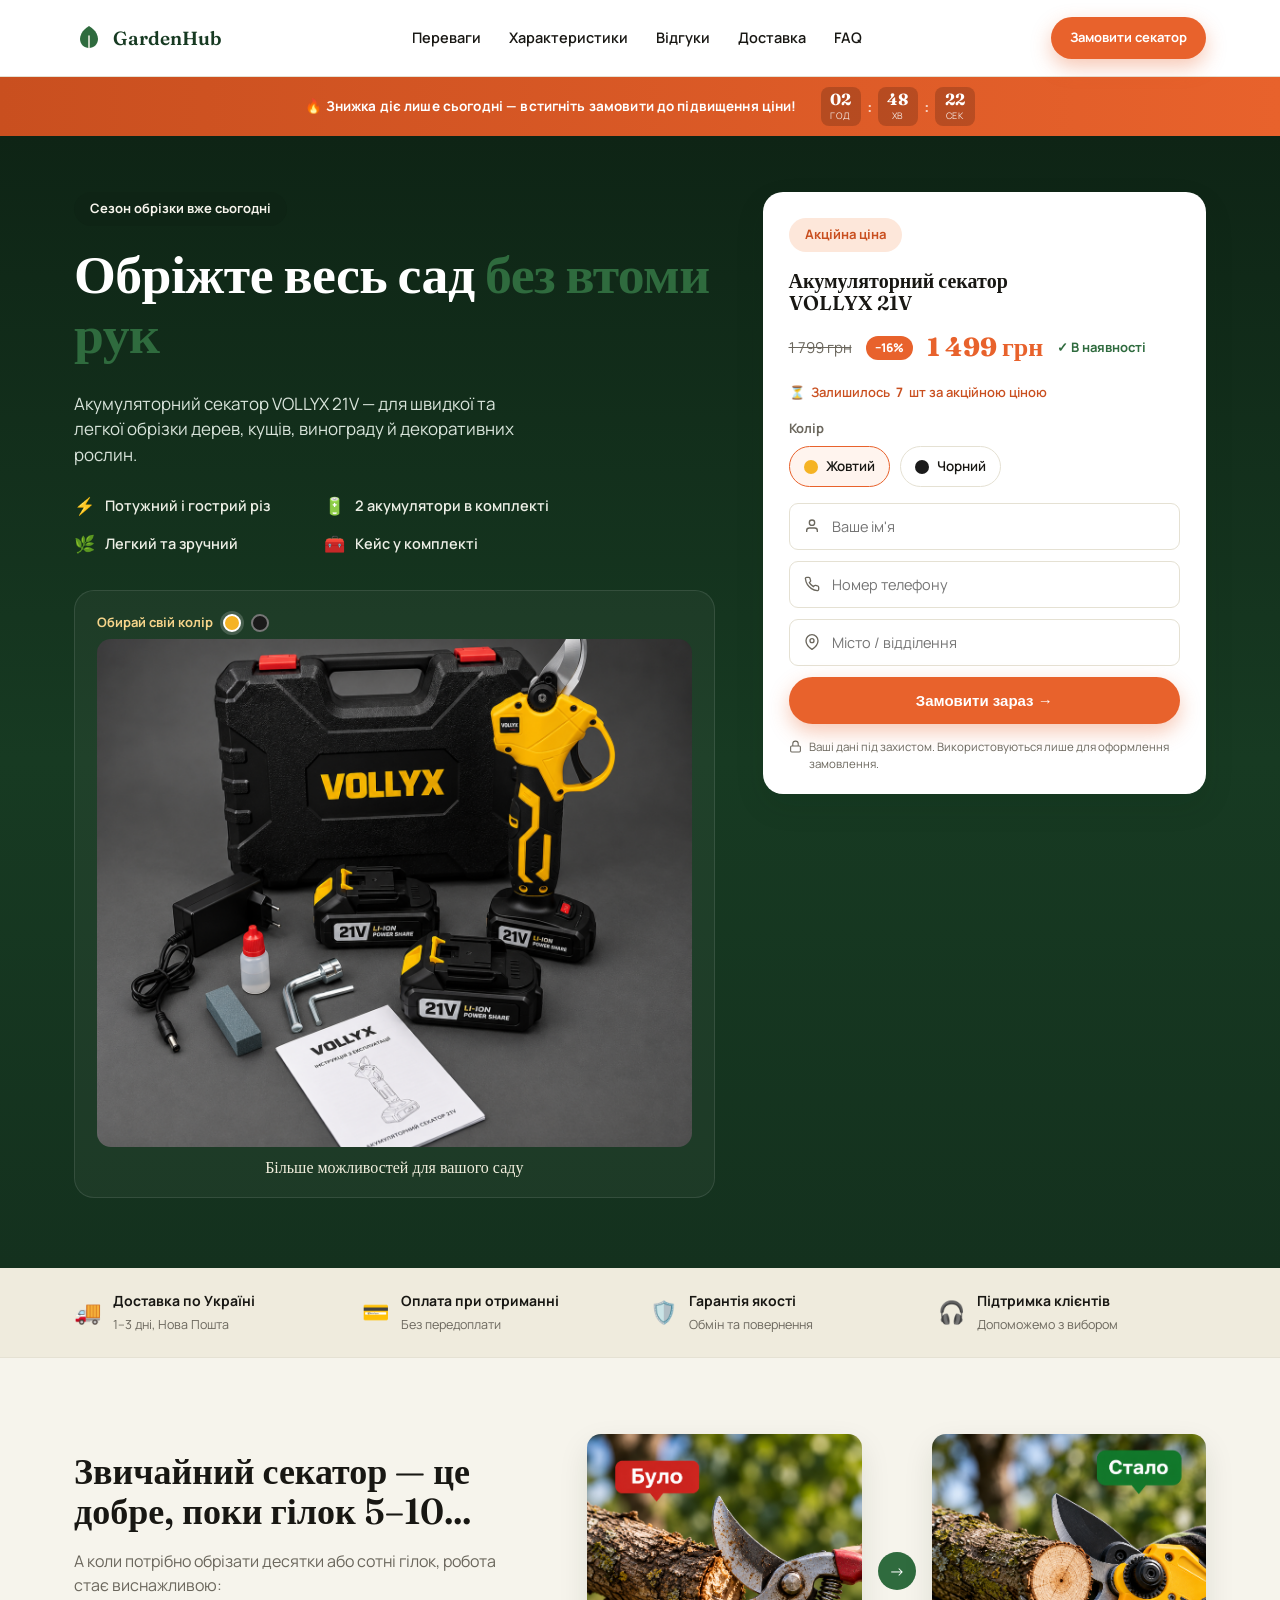
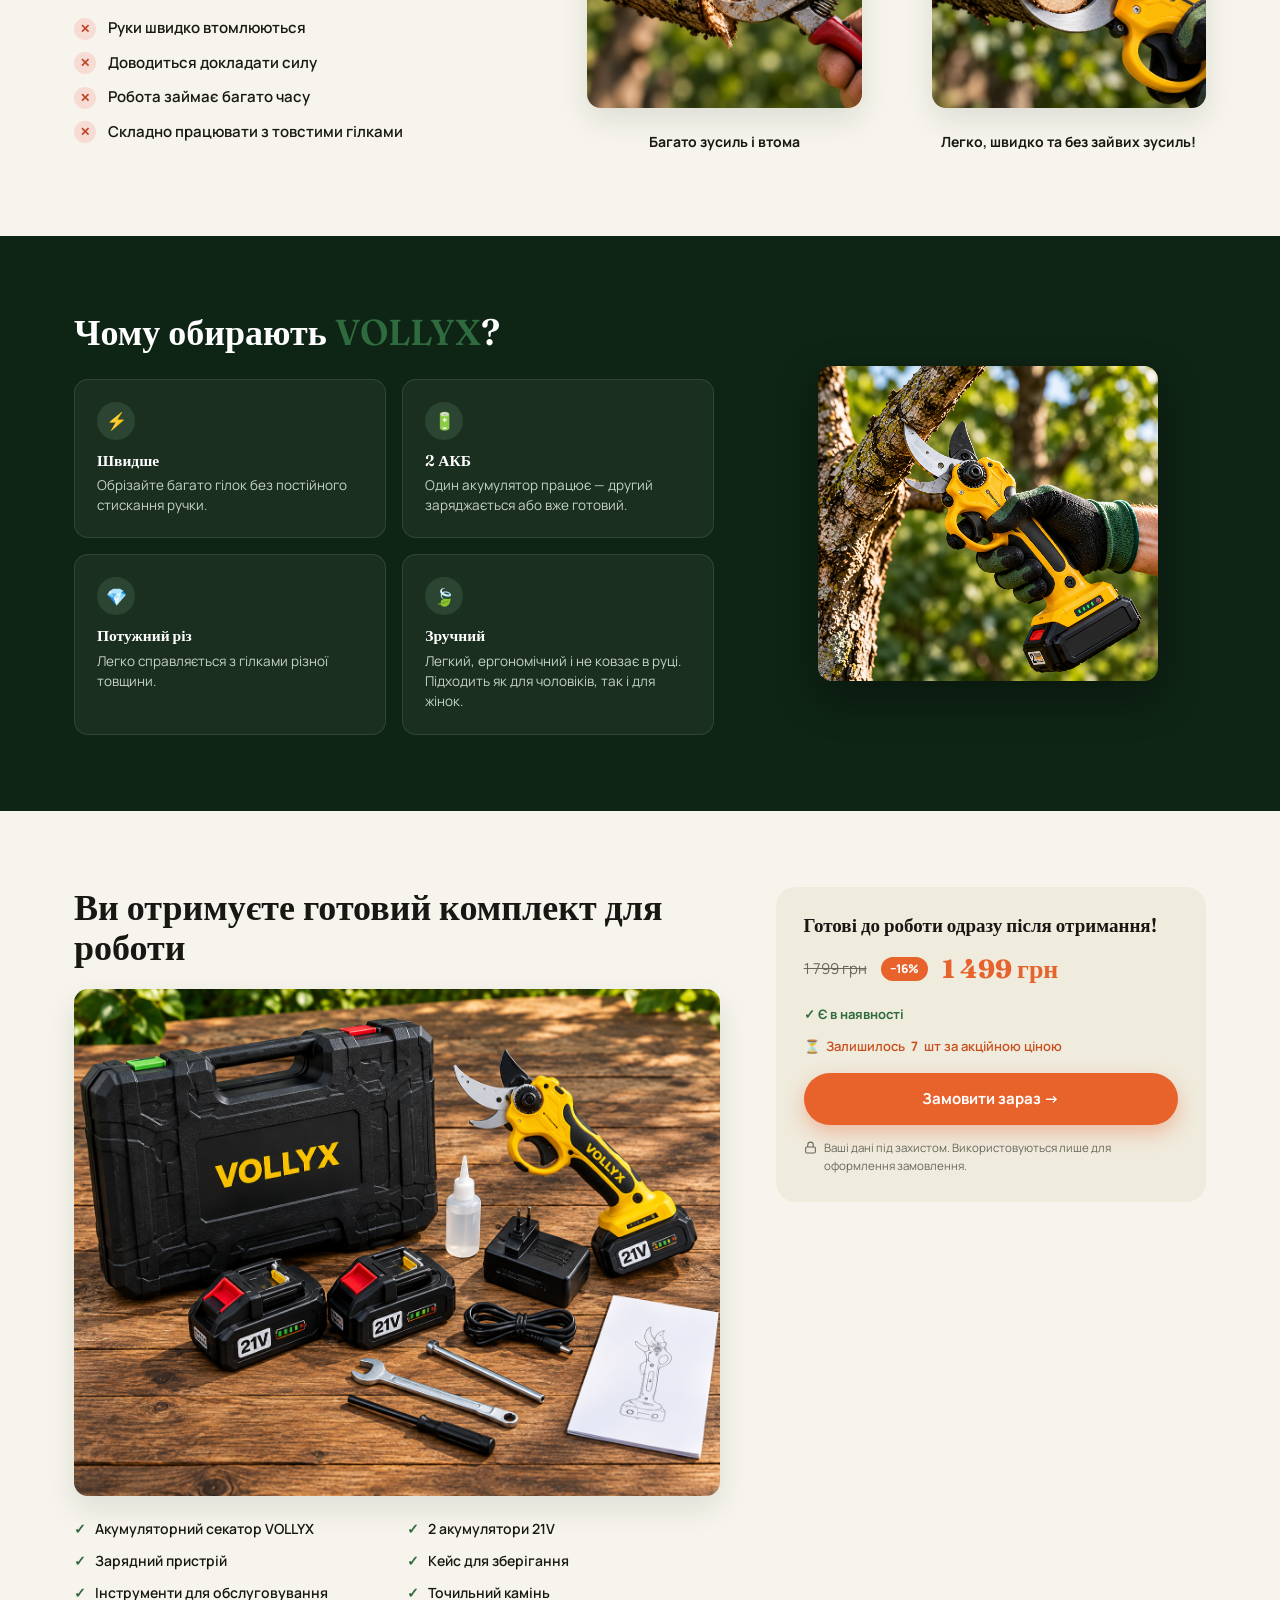
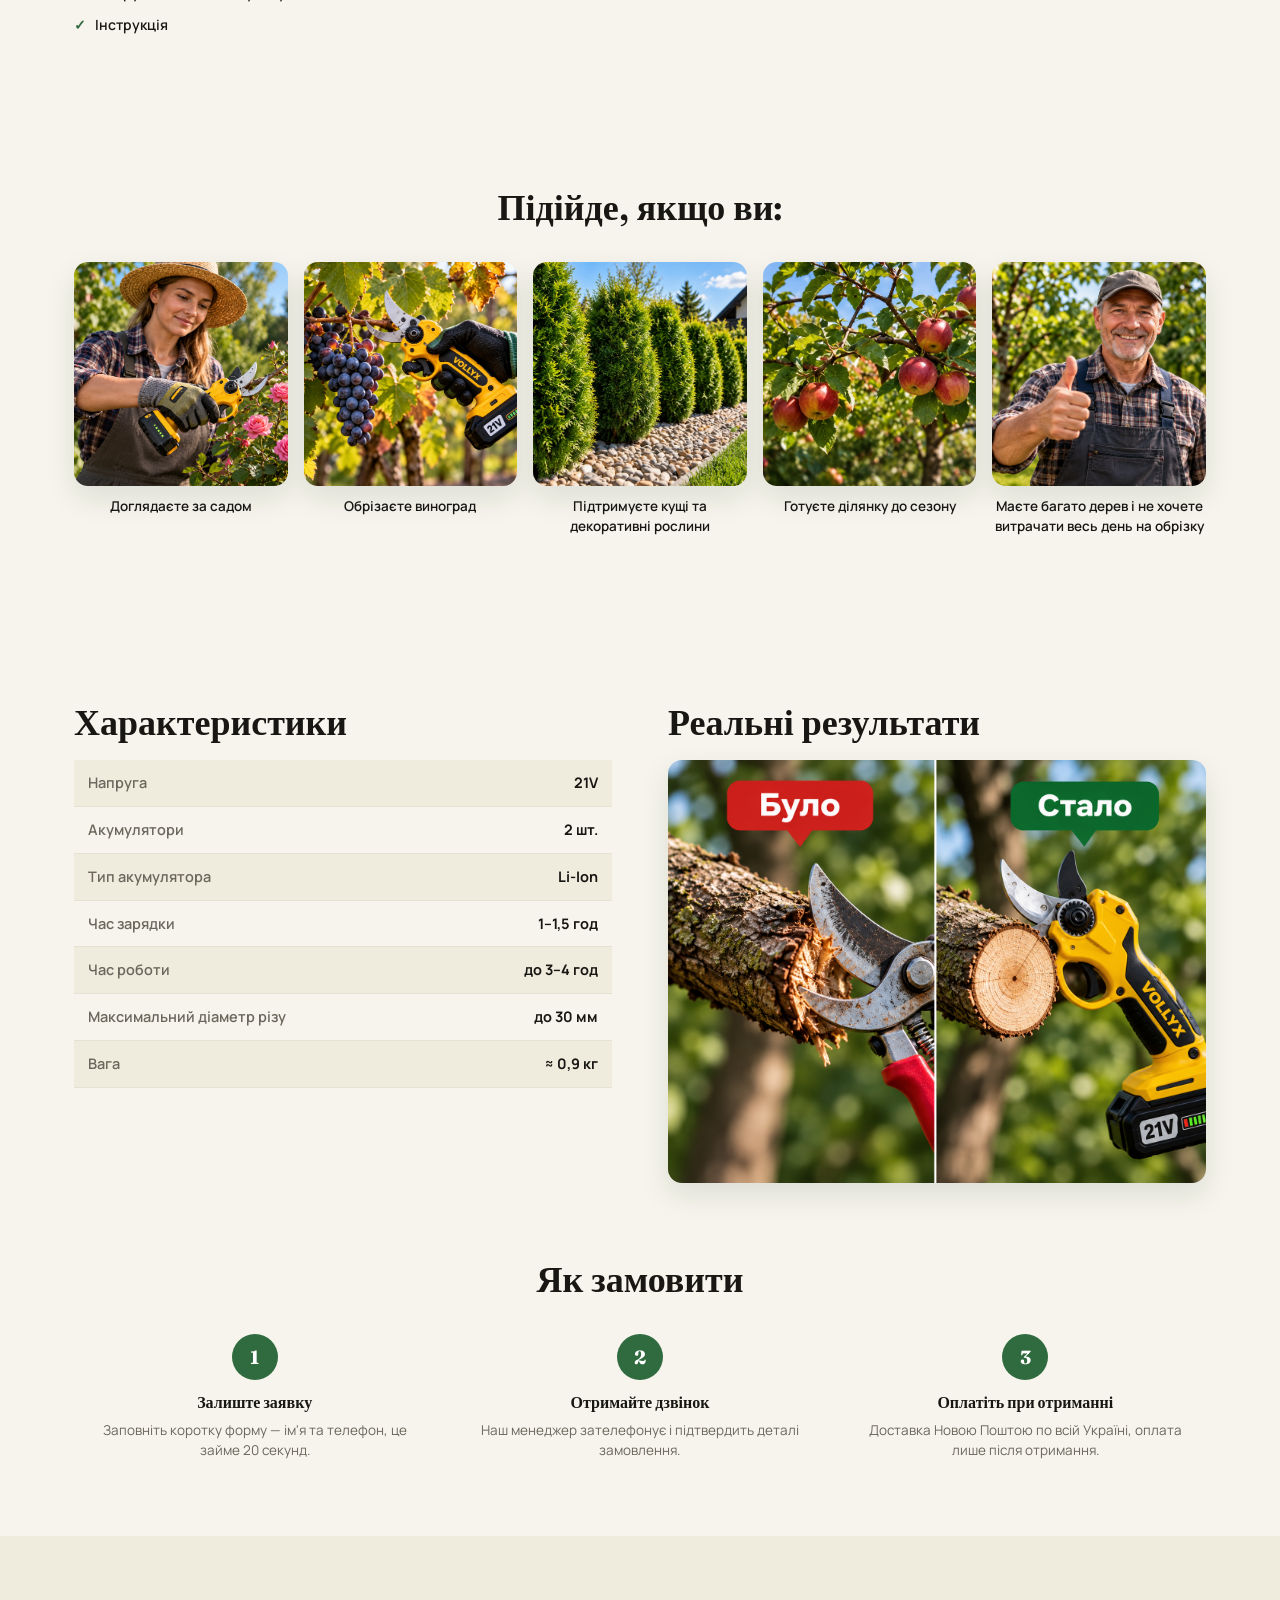
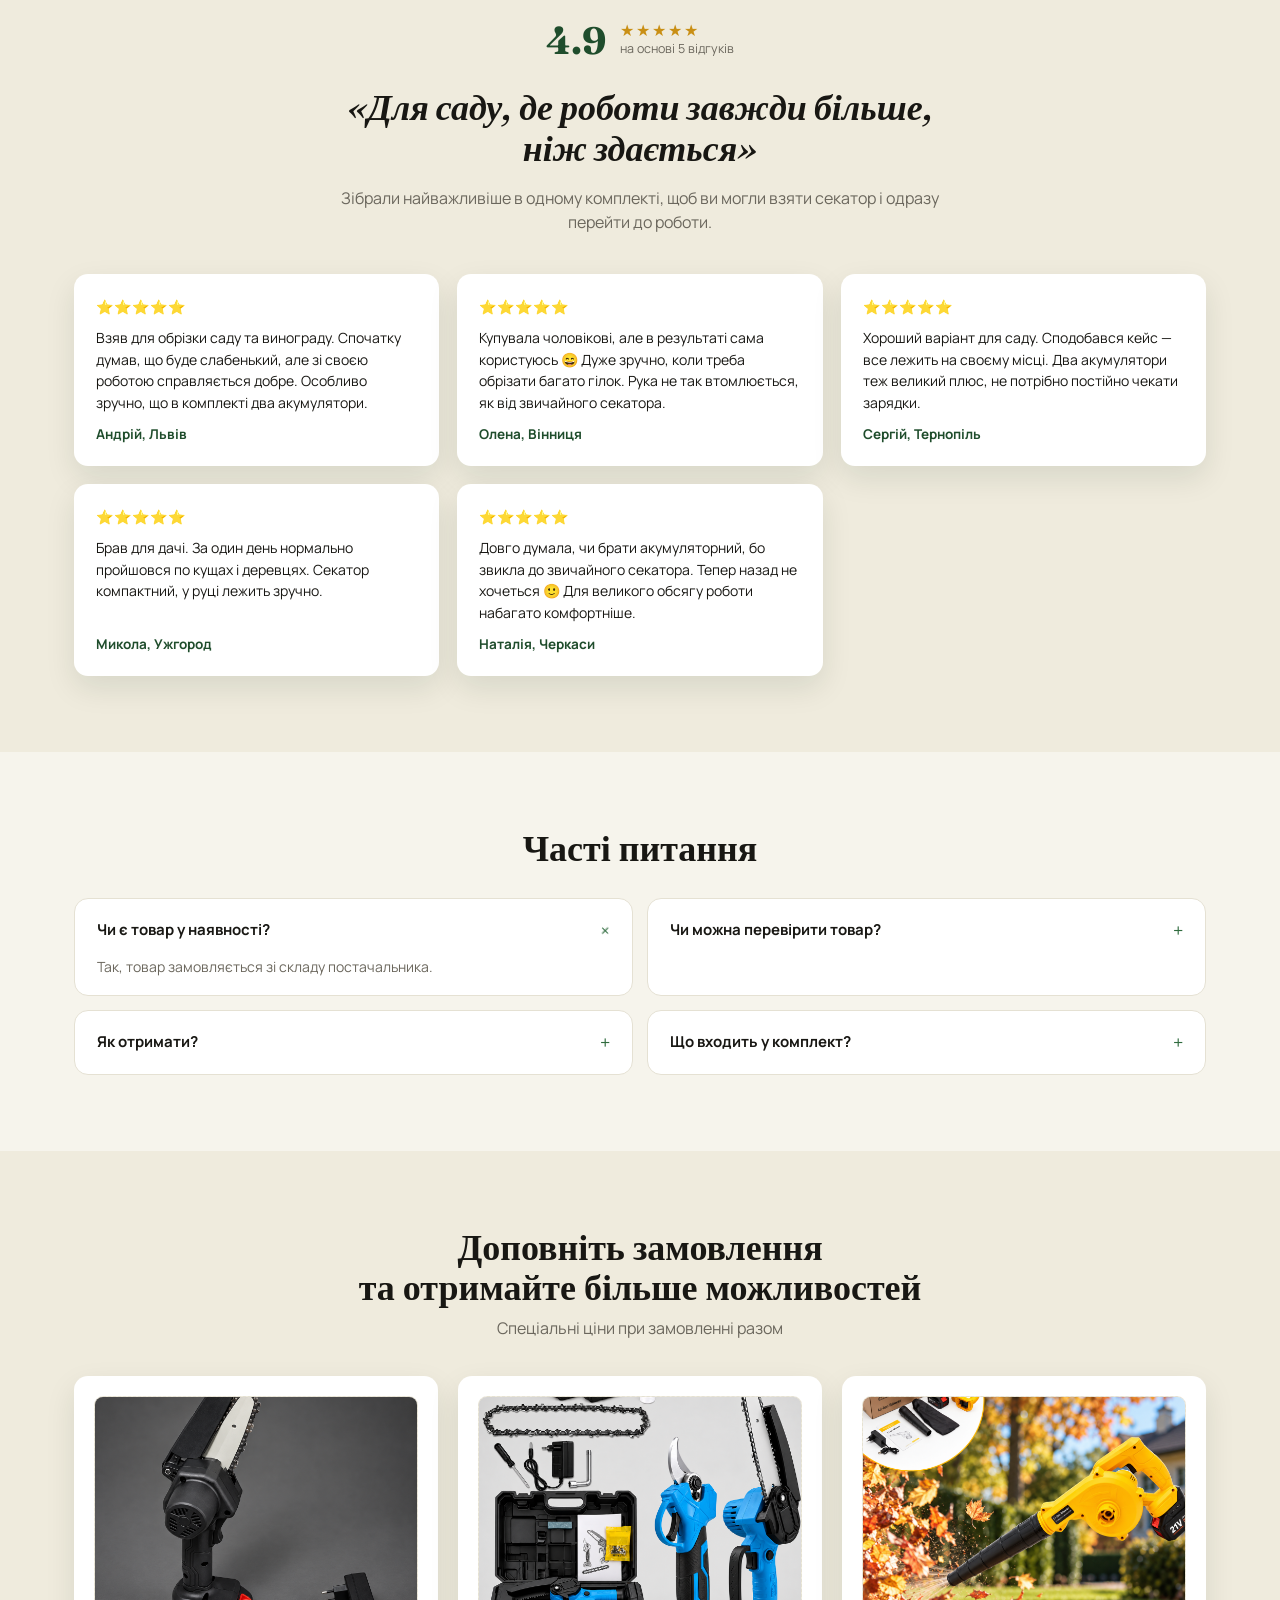
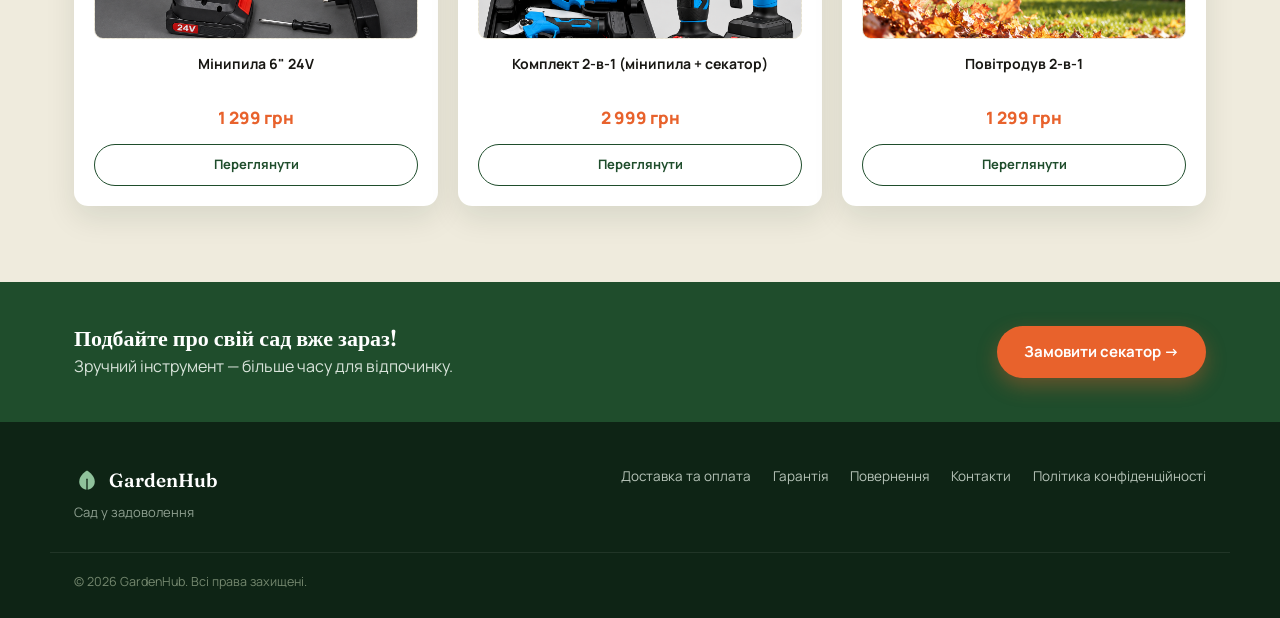
<file: index.html>
<!DOCTYPE html>
<html lang="uk">
<head>
<meta charset="UTF-8">
<meta name="viewport" content="width=device-width, initial-scale=1.0">
<title>Акумуляторний секатор VOLLYX 21V — GardenHub</title>
<link rel="icon" type="image/png" href="img/favicon.png">
<link rel="preconnect" href="https://fonts.googleapis.com">
<link href="https://fonts.googleapis.com/css2?family=Manrope:wght@400;500;600;700;800&family=Fraunces:opsz,wght@9..144,500;9..144,600&display=swap" rel="stylesheet">
<link rel="stylesheet" href="styles.css">

<!-- Meta Pixel Code -->
<script>
!function(f,b,e,v,n,t,s)
{if(f.fbq)return;n=f.fbq=function(){n.callMethod?
n.callMethod.apply(n,arguments):n.queue.push(arguments)};
if(!f._fbq)f._fbq=n;n.push=n;n.loaded=!0;n.version='2.0';
n.queue=[];t=b.createElement(e);t.async=!0;
t.src=v;s=b.getElementsByTagName(e)[0];
s.parentNode.insertBefore(t,s)}(window, document,'script',
'https://connect.facebook.net/en_US/fbevents.js');
fbq('init', '1601191345000968');
fbq('track', 'PageView');
</script>
<noscript><img height="1" width="1" style="display:none"
src="https://www.facebook.com/tr?id=1601191345000968&ev=PageView&noscript=1"
/></noscript>
<!-- End Meta Pixel Code -->

</head>
<body>

<!-- ===== HEADER ===== -->
<header class="site-header">
  <div class="wrap header-inner">
    <a href="#" class="logo">
      <svg width="30" height="30" viewBox="0 0 30 30" fill="none"><path d="M15 3C15 3 6 8 6 16C6 21 10 25 15 25C20 25 24 21 24 16C24 8 15 3 15 3Z" fill="#2F6B3E"/><path d="M15 25V13" stroke="#F4F1E8" stroke-width="1.5" stroke-linecap="round"/></svg>
      <span>GardenHub</span>
    </a>
    <nav class="main-nav">
      <a href="#переваги">Переваги</a>
      <a href="#характеристики">Характеристики</a>
      <a href="#відгуки">Відгуки</a>
      <a href="#доставка">Доставка</a>
      <a href="#faq">FAQ</a>
    </nav>
    <div class="header-cta">
      <a href="#замовити" class="btn btn-primary btn-sm">Замовити секатор</a>
    </div>
  </div>
</header>

<!-- ===== URGENCY BAR ===== -->
<div class="urgency-bar">
  <div class="wrap urgency-inner">
    <p class="urgency-text">🔥 Знижка діє лише сьогодні — встигніть замовити до підвищення ціни!</p>
    <div class="countdown" id="countdown">
      <div class="countdown-cell"><span class="countdown-num" id="cd-h">00</span><small>год</small></div>
      <span class="countdown-colon">:</span>
      <div class="countdown-cell"><span class="countdown-num" id="cd-m">00</span><small>хв</small></div>
      <span class="countdown-colon">:</span>
      <div class="countdown-cell"><span class="countdown-num" id="cd-s">00</span><small>сек</small></div>
    </div>
  </div>
</div>

<!-- ===== HERO ===== -->
<section class="hero">
  <div class="wrap hero-grid">

    <div class="hero-copy">
      <span class="pill pill-dark">Сезон обрізки вже сьогодні</span>
      <h1>Обріжте весь сад <span class="accent">без втоми рук</span></h1>
      <p class="lead">Акумуляторний секатор VOLLYX 21V — для швидкої та легкої обрізки дерев, кущів, винограду й декоративних рослин.</p>

      <ul class="feature-chips">
        <li><span class="chip-ico">⚡</span>Потужний і гострий різ</li>
        <li><span class="chip-ico">🔋</span>2 акумулятори в комплекті</li>
        <li><span class="chip-ico">🌿</span>Легкий та зручний</li>
        <li><span class="chip-ico">🧰</span>Кейс у комплекті</li>
      </ul>

      <div class="hero-visual">
        <div class="color-callout">
          <span class="callout-label">Обирай свій колір</span>
          <button type="button" class="dot dot-yellow js-color-dot is-active" data-color="yellow" aria-label="Жовтий колір"></button>
          <button type="button" class="dot dot-black js-color-dot" data-color="black" aria-label="Чорний колір"></button>
        </div>
        <div class="product-render">
          <img id="hero-product-img" src="img/kit-yellow.png" alt="Акумуляторний секатор VOLLYX 21V з двома акумуляторами та кейсом" width="900" height="769">
        </div>
        <p class="visual-caption">Більше можливостей для вашого саду</p>
      </div>
    </div>

    <div class="order-card" id="замовити">
      <span class="pill pill-sale">Акційна ціна</span>
      <h3>Акумуляторний секатор<br>VOLLYX 21V</h3>
      <div class="price-row">
        <span class="price-old">1 799 грн</span>
        <span class="discount-badge">−16%</span>
        <span class="price-new">1 499 грн</span>
        <span class="stock-flag">✓ В наявності</span>
      </div>
      <p class="stock-counter">Залишилось <strong>7</strong> шт за акційною ціною</p>

      <div class="field-group">
        <span class="field-label">Колір</span>
        <div class="color-select">
          <label class="color-opt js-color-opt is-active" data-color="yellow"><input type="radio" name="color" value="yellow" checked><span class="swatch swatch-yellow"></span>Жовтий</label>
          <label class="color-opt js-color-opt" data-color="black"><input type="radio" name="color" value="black"><span class="swatch swatch-black"></span>Чорний</label>
        </div>
      </div>

      <form class="order-form" id="orderForm">
        <label class="field">
          <svg width="16" height="16" viewBox="0 0 24 24" fill="none" stroke="currentColor" stroke-width="2"><path d="M20 21v-2a4 4 0 0 0-4-4H8a4 4 0 0 0-4 4v2"/><circle cx="12" cy="7" r="4"/></svg>
          <input type="text" name="name" placeholder="Ваше ім'я" required>
        </label>
        <label class="field">
          <svg width="16" height="16" viewBox="0 0 24 24" fill="none" stroke="currentColor" stroke-width="2"><path d="M22 16.92v3a2 2 0 0 1-2.18 2 19.79 19.79 0 0 1-8.63-3.07 19.5 19.5 0 0 1-6-6 19.79 19.79 0 0 1-3.07-8.67A2 2 0 0 1 4.11 2h3a2 2 0 0 1 2 1.72c.127.96.362 1.903.7 2.81a2 2 0 0 1-.45 2.11L8.09 9.91a16 16 0 0 0 6 6l1.27-1.27a2 2 0 0 1 2.11-.45c.907.338 1.85.573 2.81.7A2 2 0 0 1 22 16.92z"/></svg>
          <input type="tel" name="phone" placeholder="Номер телефону" required>
        </label>
        <label class="field">
          <svg width="16" height="16" viewBox="0 0 24 24" fill="none" stroke="currentColor" stroke-width="2"><path d="M21 10c0 7-9 13-9 13s-9-6-9-13a9 9 0 0 1 18 0z"/><circle cx="12" cy="10" r="3"/></svg>
          <input type="text" name="city" placeholder="Місто / відділення" required>
        </label>
        <button type="submit" class="btn btn-primary btn-block btn-pulse">Замовити зараз →</button>
      </form>
      <p class="privacy-note">
        <svg width="13" height="13" viewBox="0 0 24 24" fill="none" stroke="currentColor" stroke-width="2"><rect x="3" y="11" width="18" height="11" rx="2"/><path d="M7 11V7a5 5 0 0 1 10 0v4"/></svg>
        Ваші дані під захистом. Використовуються лише для оформлення замовлення.
      </p>
    </div>

  </div>
</section>

<!-- ===== TRUST BAR ===== -->
<section class="trust-bar" id="доставка">
  <div class="wrap trust-grid">
    <div class="trust-item">
      <span class="trust-ico">🚚</span>
      <div><strong>Доставка по Україні</strong><small>1–3 дні, Нова Пошта</small></div>
    </div>
    <div class="trust-item">
      <span class="trust-ico">💳</span>
      <div><strong>Оплата при отриманні</strong><small>Без передоплати</small></div>
    </div>
    <div class="trust-item">
      <span class="trust-ico">🛡️</span>
      <div><strong>Гарантія якості</strong><small>Обмін та повернення</small></div>
    </div>
    <div class="trust-item">
      <span class="trust-ico">🎧</span>
      <div><strong>Підтримка клієнтів</strong><small>Допоможемо з вибором</small></div>
    </div>
  </div>
</section>

<!-- ===== PROBLEM / SOLUTION ===== -->
<section class="section" id="переваги">
  <div class="wrap problem-grid">
    <div class="problem-copy">
      <h2>Звичайний секатор — це добре, поки гілок 5–10...</h2>
      <p class="muted">А коли потрібно обрізати десятки або сотні гілок, робота стає виснажливою:</p>
      <ul class="cross-list">
        <li><span class="x-ico">✕</span>Руки швидко втомлюються</li>
        <li><span class="x-ico">✕</span>Доводиться докладати силу</li>
        <li><span class="x-ico">✕</span>Робота займає багато часу</li>
        <li><span class="x-ico">✕</span>Складно працювати з товстими гілками</li>
      </ul>
    </div>
    <div class="compare-visual">
      <div class="compare-photos">
        <div class="compare-img"><img src="img/cut-before.png" alt="Обрізка звичайним секатором вимагає зусиль" loading="lazy"></div>
        <span class="compare-arrow">→</span>
        <div class="compare-img"><img src="img/cut-after.png" alt="Акуратний зріз секатором VOLLYX" loading="lazy"></div>
      </div>
      <div class="compare-captions">
        <p>Багато зусиль і втома</p>
        <span class="compare-arrow-spacer"></span>
        <p>Легко, швидко та без зайвих зусиль!</p>
      </div>
    </div>
  </div>
</section>

<!-- ===== WHY VOLLYX ===== -->
<section class="section why-section">
  <div class="wrap why-grid">
    <div class="why-copy">
      <h2>Чому обирають <span class="accent">VOLLYX</span>?</h2>
      <div class="why-cards">
        <div class="why-card">
          <span class="why-ico">⚡</span>
          <h4>Швидше</h4>
          <p>Обрізайте багато гілок без постійного стискання ручки.</p>
        </div>
        <div class="why-card">
          <span class="why-ico">🔋</span>
          <h4>2 АКБ</h4>
          <p>Один акумулятор працює — другий заряджається або вже готовий.</p>
        </div>
        <div class="why-card">
          <span class="why-ico">💎</span>
          <h4>Потужний різ</h4>
          <p>Легко справляється з гілками різної товщини.</p>
        </div>
        <div class="why-card">
          <span class="why-ico">🍃</span>
          <h4>Зручний</h4>
          <p>Легкий, ергономічний і не ковзає в руці. Підходить як для чоловіків, так і для жінок.</p>
        </div>
      </div>
    </div>
    <div class="why-visual">
      <div class="cut-render">
        <img src="img/cut-30mm.png" alt="Чистий різ секатором VOLLYX до 30 мм" loading="lazy">
      </div>
    </div>
  </div>
</section>

<!-- ===== KIT / PRICE BLOCK ===== -->
<section class="section">
  <div class="wrap kit-grid">
    <div class="kit-copy">
      <h2>Ви отримуєте готовий комплект для роботи</h2>
      <div class="kit-render">
        <img src="img/kit-contents.png" alt="Повний комплект VOLLYX: секатор, 2 акумулятори, кейс, зарядний пристрій, інструменти" loading="lazy">
      </div>
      <ul class="check-list">
        <li>Акумуляторний секатор VOLLYX</li>
        <li>2 акумулятори 21V</li>
        <li>Зарядний пристрій</li>
        <li>Кейс для зберігання</li>
        <li>Інструменти для обслуговування</li>
        <li>Точильний камінь</li>
        <li>Інструкція</li>
      </ul>
    </div>

    <div class="kit-price-card">
      <h3>Готові до роботи одразу після отримання!</h3>
      <div class="price-row">
        <span class="price-old">1 799 грн</span>
        <span class="discount-badge">−16%</span>
        <span class="price-new">1 499 грн</span>
      </div>
      <p class="stock-flag">✓ Є в наявності</p>
      <p class="stock-counter">Залишилось <strong>7</strong> шт за акційною ціною</p>
      <a href="#замовити" class="btn btn-primary btn-block btn-pulse">Замовити зараз →</a>
      <p class="privacy-note">
        <svg width="13" height="13" viewBox="0 0 24 24" fill="none" stroke="currentColor" stroke-width="2"><rect x="3" y="11" width="18" height="11" rx="2"/><path d="M7 11V7a5 5 0 0 1 10 0v4"/></svg>
        Ваші дані під захистом. Використовуються лише для оформлення замовлення.
      </p>
    </div>
  </div>
</section>

<!-- ===== WHO IT SUITS ===== -->
<section class="section">
  <div class="wrap">
    <h2 class="center">Підійде, якщо ви:</h2>
    <div class="suits-grid">
      <div class="suit-card">
        <div class="suit-img"><img src="img/suit-garden.png" alt="Догляд за садом" loading="lazy"></div>
        <p>Доглядаєте за садом</p>
      </div>
      <div class="suit-card">
        <div class="suit-img"><img src="img/suit-grapes.png" alt="Обрізка винограду" loading="lazy"></div>
        <p>Обрізаєте виноград</p>
      </div>
      <div class="suit-card">
        <div class="suit-img"><img src="img/suit-hedge.png" alt="Підтримка кущів та декоративних рослин" loading="lazy"></div>
        <p>Підтримуєте кущі та декоративні рослини</p>
      </div>
      <div class="suit-card">
        <div class="suit-img"><img src="img/suit-apples.png" alt="Підготовка ділянки до сезону" loading="lazy"></div>
        <p>Готуєте ділянку до сезону</p>
      </div>
      <div class="suit-card">
        <div class="suit-img"><img src="img/suit-many-trees.png" alt="Багато дерев на ділянці" loading="lazy"></div>
        <p>Маєте багато дерев і не хочете витрачати весь день на обрізку</p>
      </div>
    </div>
  </div>
</section>

<!-- ===== SPECS + RESULTS ===== -->
<section class="section" id="характеристики">
  <div class="wrap specs-grid">
    <div>
      <h2>Характеристики</h2>
      <table class="specs-table">
        <tr><td>Напруга</td><td>21V</td></tr>
        <tr><td>Акумулятори</td><td>2 шт.</td></tr>
        <tr><td>Тип акумулятора</td><td>Li-Ion</td></tr>
        <tr><td>Час зарядки</td><td>1–1,5 год</td></tr>
        <tr><td>Час роботи</td><td>до 3–4 год</td></tr>
        <tr><td>Максимальний діаметр різу</td><td>до 30 мм</td></tr>
        <tr><td>Вага</td><td>≈ 0,9 кг</td></tr>
      </table>
    </div>
    <div>
      <h2>Реальні результати</h2>
      <div class="real-results-img">
        <img src="img/real-results.png" alt="Реальні результати обрізки секатором VOLLYX: було / стало" loading="lazy">
      </div>
    </div>
  </div>
</section>

<!-- ===== HOW TO ORDER ===== -->
<section class="section how-section">
  <div class="wrap">
    <h2 class="center">Як замовити</h2>
    <div class="how-grid">
      <div class="how-step">
        <span class="how-num">1</span>
        <h4>Залиште заявку</h4>
        <p>Заповніть коротку форму — ім'я та телефон, це займе 20 секунд.</p>
      </div>
      <div class="how-step">
        <span class="how-num">2</span>
        <h4>Отримайте дзвінок</h4>
        <p>Наш менеджер зателефонує і підтвердить деталі замовлення.</p>
      </div>
      <div class="how-step">
        <span class="how-num">3</span>
        <h4>Оплатіть при отриманні</h4>
        <p>Доставка Новою Поштою по всій Україні, оплата лише після отримання.</p>
      </div>
    </div>
  </div>
</section>

<!-- ===== REVIEWS ===== -->
<section class="section reviews-section" id="відгуки">
  <div class="wrap">
    <div class="reviews-head">
      <div class="rating-summary">
        <span class="rating-number">4.9</span>
        <div class="rating-stars-block">
          <div class="rating-stars">★★★★★</div>
          <span class="rating-count">на основі 5 відгуків</span>
        </div>
      </div>
      <h2>«Для саду, де роботи завжди більше, ніж здається»</h2>
      <p class="muted">Зібрали найважливіше в одному комплекті, щоб ви могли взяти секатор і одразу перейти до роботи.</p>
    </div>
    <div class="reviews-grid">
      <div class="review-card">
        <div class="review-stars">⭐⭐⭐⭐⭐</div>
        <p class="review-text">Взяв для обрізки саду та винограду. Спочатку думав, що буде слабенький, але зі своєю роботою справляється добре. Особливо зручно, що в комплекті два акумулятори.</p>
        <p class="review-author">Андрій, Львів</p>
      </div>
      <div class="review-card">
        <div class="review-stars">⭐⭐⭐⭐⭐</div>
        <p class="review-text">Купувала чоловікові, але в результаті сама користуюсь 😄 Дуже зручно, коли треба обрізати багато гілок. Рука не так втомлюється, як від звичайного секатора.</p>
        <p class="review-author">Олена, Вінниця</p>
      </div>
      <div class="review-card">
        <div class="review-stars">⭐⭐⭐⭐⭐</div>
        <p class="review-text">Хороший варіант для саду. Сподобався кейс — все лежить на своєму місці. Два акумулятори теж великий плюс, не потрібно постійно чекати зарядки.</p>
        <p class="review-author">Сергій, Тернопіль</p>
      </div>
      <div class="review-card">
        <div class="review-stars">⭐⭐⭐⭐⭐</div>
        <p class="review-text">Брав для дачі. За один день нормально пройшовся по кущах і деревцях. Секатор компактний, у руці лежить зручно.</p>
        <p class="review-author">Микола, Ужгород</p>
      </div>
      <div class="review-card">
        <div class="review-stars">⭐⭐⭐⭐⭐</div>
        <p class="review-text">Довго думала, чи брати акумуляторний, бо звикла до звичайного секатора. Тепер назад не хочеться 🙂 Для великого обсягу роботи набагато комфортніше.</p>
        <p class="review-author">Наталія, Черкаси</p>
      </div>
    </div>
  </div>
</section>

<!-- ===== FAQ ===== -->
<section class="section" id="faq">
  <div class="wrap">
    <h2 class="center">Часті питання</h2>
    <div class="faq-grid">
      <details class="faq-item" open>
        <summary>Чи є товар у наявності? <span class="faq-plus">+</span></summary>
        <p>Так, товар замовляється зі складу постачальника.</p>
      </details>
      <details class="faq-item">
        <summary>Чи можна перевірити товар? <span class="faq-plus">+</span></summary>
        <p>Так, при отриманні можна оглянути товар відповідно до умов перевізника.</p>
      </details>
      <details class="faq-item">
        <summary>Як отримати? <span class="faq-plus">+</span></summary>
        <p>Доставка по Україні через Нову Пошту.</p>
      </details>
      <details class="faq-item">
        <summary>Що входить у комплект? <span class="faq-plus">+</span></summary>
        <p>Секатор, 2 акумулятори, зарядний пристрій, кейс та аксесуари.</p>
      </details>
    </div>
  </div>
</section>

<!-- ===== UPSELL ===== -->
<section class="section upsell-section">
  <div class="wrap">
    <div class="upsell-head">
      <h2>Доповніть замовлення<br>та отримайте більше можливостей</h2>
      <p class="muted">Спеціальні ціни при замовленні разом</p>
    </div>
    <div class="upsell-grid">
      <div class="upsell-card">
        <div class="upsell-photo">
          <img src="img/pila.png" alt="Мінипила 6 24V">
        </div>
        <p class="upsell-name">Мінипила 6" 24V</p>
        <p class="upsell-price">1 299 грн</p>
        <!-- ВСТАВТЕ СЮДИ ПОСИЛАННЯ НА ТОВАР В href -->
        <a href="minipila.html" class="btn btn-outline btn-sm upsell-link">Переглянути</a>
      </div>
      <div class="upsell-card">
        <div class="upsell-photo">
          <img src="img/2v1.png" alt="Комплект 2-в-1">
        </div>
        <p class="upsell-name">Комплект 2-в-1 (мінипила + секатор)</p>
        <p class="upsell-price">2 999 грн</p>
        <!-- ВСТАВТЕ СЮДИ ПОСИЛАННЯ НА ТОВАР В href -->
        <a href="komplekt-2v1.html" class="btn btn-outline btn-sm upsell-link">Переглянути</a>
      </div>
      <div class="upsell-card">
        <div class="upsell-photo">
          <img src="img/vozduh.png" alt="Повітродув 2-в-1">
        </div>
        <p class="upsell-name">Повітродув 2-в-1</p>
        <p class="upsell-price">1 299 грн</p>
        <!-- ВСТАВТЕ СЮДИ ПОСИЛАННЯ НА ТОВАР В href -->
        <a href="povitroduv.html" class="btn btn-outline btn-sm upsell-link">Переглянути</a>
      </div>
    </div>
  </div>
</section>

<!-- ===== FOOTER CTA ===== -->
<section class="footer-cta">
  <div class="wrap footer-cta-inner">
    <div>
      <h3>Подбайте про свій сад вже зараз!</h3>
      <p>Зручний інструмент — більше часу для відпочинку.</p>
    </div>
    <a href="#замовити" class="btn btn-primary">Замовити секатор →</a>
  </div>
</section>

<!-- ===== FOOTER ===== -->
<footer class="site-footer">
  <div class="wrap footer-grid">
    <div class="footer-brand">
      <span class="logo">
        <svg width="26" height="26" viewBox="0 0 30 30" fill="none"><path d="M15 3C15 3 6 8 6 16C6 21 10 25 15 25C20 25 24 21 24 16C24 8 15 3 15 3Z" fill="#8FC29B"/><path d="M15 25V13" stroke="#0E2415" stroke-width="1.5" stroke-linecap="round"/></svg>
        <span>GardenHub</span>
      </span>
      <p>Сад у задоволення</p>
    </div>
    <nav class="footer-nav">
      <a href="#доставка">Доставка та оплата</a>
      <a href="#">Гарантія</a>
      <a href="#">Повернення</a>
      <a href="#">Контакти</a>
      <a href="#">Політика конфіденційності</a>
    </nav>
  </div>
  <div class="wrap footer-bottom">© 2026 GardenHub. Всі права захищені.</div>
</footer>

<!-- ===== ORDER TOAST NOTIFICATION ===== -->
<div class="order-toast" id="orderToast" role="status" aria-live="polite">
  <button type="button" class="order-toast-close" id="orderToastClose" aria-label="Закрити">✕</button>
  <span class="order-toast-emoji">🔥</span>
  <div class="order-toast-text">
    <strong>Олег, Ужгород</strong>
    <span>щойно оформив замовлення</span>
  </div>
</div>

<!-- ===== THANK YOU MODAL ===== -->
<div class="modal-overlay" id="thankYouModal">
  <div class="modal-box">
    <button type="button" class="modal-close" id="thankYouClose" aria-label="Закрити">✕</button>
    <div class="modal-icon">✅</div>
    <h3>Дякуємо за замовлення!</h3>
    <p>Ми отримали вашу заявку. Наш менеджер зв'яжеться з вами найближчим часом для підтвердження.</p>
  </div>
</div>

<script>
(function(){

  /* =====================================================================
     TELEGRAM: встав свої дані нижче.
     BOT_TOKEN  — токен бота, який видає @BotFather (наприклад: 123456:AAExxx...)
     CHAT_ID    — id чату/каналу/групи, куди прилітатимуть заявки
                  (дізнатись можна через бота @userinfobot, або відкривши
                  https://api.telegram.org/bot<TOKEN>/getUpdates після того,
                  як напишете щось своєму боту)
     PRODUCT_TAG — позначка товару, буде видно в кожному повідомленні
     ===================================================================== */
  var TELEGRAM_CONFIG = {
    BOT_TOKEN: '8886259179:AAHa03qbeppMBbvvzBpMpKvcpt81rTZt5Ik',   // <-- вставте токен бота
    CHAT_ID:   '567800143',     // <-- вставте chat_id
    PRODUCT_TAG: 'Секатор VOLLYX'
  };

  function sendOrderToTelegram(data){
    var token = TELEGRAM_CONFIG.BOT_TOKEN;
    var chatId = TELEGRAM_CONFIG.CHAT_ID;
    if (!token || token.indexOf('ВАШ_') === 0 || !chatId || String(chatId).indexOf('ВАШ_') === 0) {
      console.warn('Telegram: вкажіть BOT_TOKEN і CHAT_ID у TELEGRAM_CONFIG, щоб заявки надходили в чат.');
      return Promise.resolve();
    }

    var text =
      '🛒 НОВЕ ЗАМОВЛЕННЯ — ' + TELEGRAM_CONFIG.PRODUCT_TAG + '\n' +
      "👤 Ім'я: " + data.name + '\n' +
      '📞 Телефон: ' + data.phone + '\n' +
      '🏙 Місто/відділення: ' + data.city + '\n' +
      'Колір: ' + (data.color === 'black' ? '⬛️Чорний⬛️' : '🟨Жовтий🟨');

    var url = 'https://api.telegram.org/bot' + token + '/sendMessage'
      + '?chat_id=' + encodeURIComponent(chatId)
      + '&text=' + encodeURIComponent(text);

    return fetch(url).catch(function(err){
      console.error('Telegram: не вдалося відправити заявку', err);
    });
  }

  /* ---- Order form submit: send to Telegram + show thank-you modal ---- */
  var orderForm = document.getElementById('orderForm');
  if (orderForm) {
    orderForm.addEventListener('submit', function(e){
      e.preventDefault();
      var checkedColor = orderForm.closest('.order-card').querySelector('input[name="color"]:checked');
      var data = {
        name: orderForm.querySelector('input[name="name"]').value.trim(),
        phone: orderForm.querySelector('input[name="phone"]').value.trim(),
        city: orderForm.querySelector('input[name="city"]').value.trim(),
        color: checkedColor ? checkedColor.value : 'yellow'
      };
      sendOrderToTelegram(data).then(function(){
        fbq('track', 'Lead');
	showThankYouModal();
        orderForm.reset();
      });
    });
  }

  /* ---- Thank-you modal ---- */
  var thankYouModal = document.getElementById('thankYouModal');
  var thankYouClose = document.getElementById('thankYouClose');

  function showThankYouModal(){
    thankYouModal.classList.add('is-visible');
  }
  function hideThankYouModal(){
    thankYouModal.classList.remove('is-visible');
  }
  if (thankYouClose) thankYouClose.addEventListener('click', hideThankYouModal);
  if (thankYouModal) thankYouModal.addEventListener('click', function(e){
    if (e.target === thankYouModal) hideThankYouModal();
  });

  /* ---- Color switcher: hero photo + order form stay in sync ---- */
  var images = { yellow: 'img/kit-yellow.png', black: 'img/kit-black.png' };
  var heroImg = document.getElementById('hero-product-img');
  var dots = document.querySelectorAll('.js-color-dot');
  var opts = document.querySelectorAll('.js-color-opt');

  function setColor(color){
    if (heroImg && images[color]) heroImg.src = images[color];

    dots.forEach(function(d){
      d.classList.toggle('is-active', d.getAttribute('data-color') === color);
    });

    opts.forEach(function(o){
      var isMatch = o.getAttribute('data-color') === color;
      o.classList.toggle('is-active', isMatch);
      var input = o.querySelector('input[type="radio"]');
      if (input) input.checked = isMatch;
    });
  }

  dots.forEach(function(d){
    d.addEventListener('click', function(){ setColor(d.getAttribute('data-color')); });
  });

  opts.forEach(function(o){
    o.addEventListener('click', function(){ setColor(o.getAttribute('data-color')); });
  });

  /* ---- "New order" toast: appears once, 23s after page load ---- */
  var toast = document.getElementById('orderToast');
  var closeBtn = document.getElementById('orderToastClose');
  var hideTimer;

  function hideToast(){
    toast.classList.remove('is-visible');
    clearTimeout(hideTimer);
  }

  setTimeout(function(){
    toast.classList.add('is-visible');
    hideTimer = setTimeout(hideToast, 3800);
  }, 23000);

  closeBtn.addEventListener('click', hideToast);
})();
</script>

<script>
(function(){
  var elH = document.getElementById('cd-h');
  var elM = document.getElementById('cd-m');
  var elS = document.getElementById('cd-s');
  if(!elH||!elM||!elS) return;

  function pad(n){ return String(n).padStart(2,'0'); }

  function getTarget(){
    var t = new Date();
    t.setHours(24,0,0,0); // відлік до найближчої півночі
    return t;
  }

  var target = getTarget();

  function tick(){
    var now = new Date();
    var diff = target - now;
    if (diff <= 0){
      target = getTarget();
      diff = target - now;
    }
    var h = Math.floor(diff / 3600000);
    var m = Math.floor((diff % 3600000) / 60000);
    var s = Math.floor((diff % 60000) / 1000);
    elH.textContent = pad(h);
    elM.textContent = pad(m);
    elS.textContent = pad(s);
  }

  tick();
  setInterval(tick, 1000);
})();
</script>

</body>
</html>
</file>
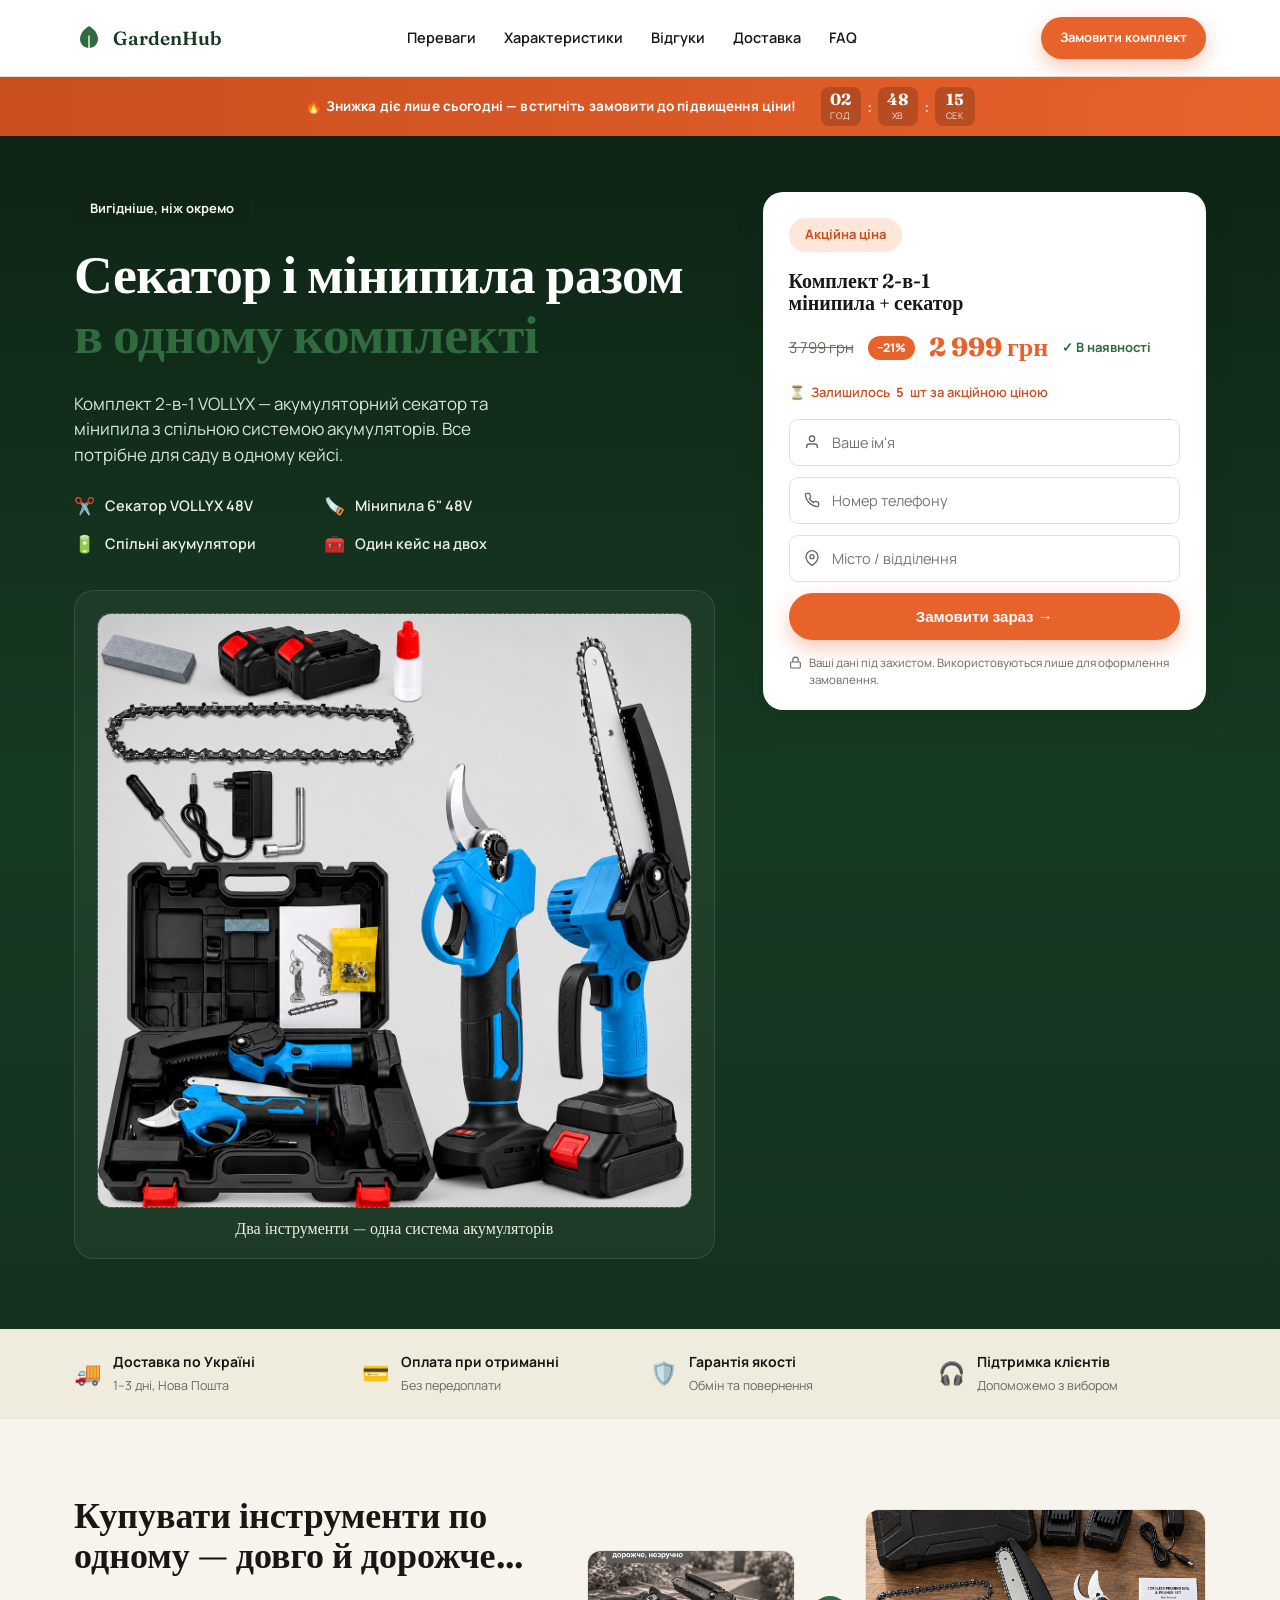
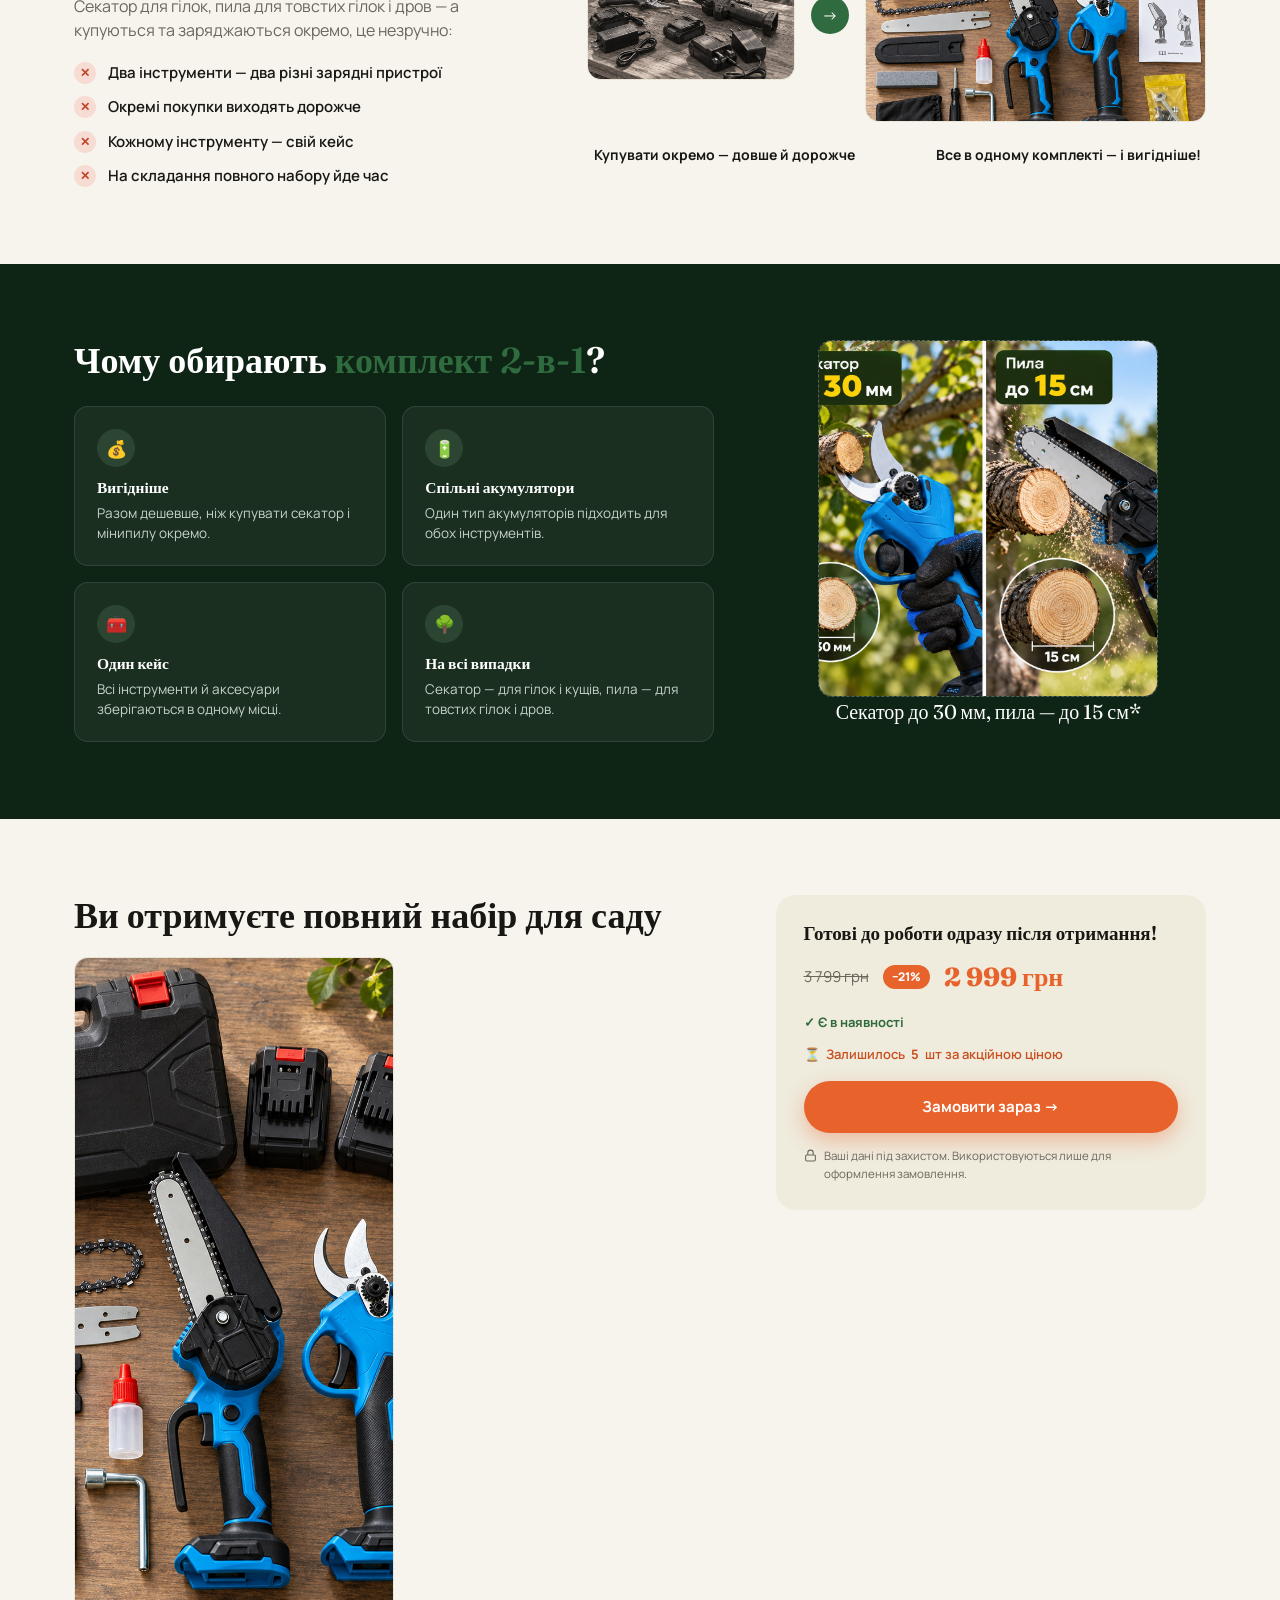
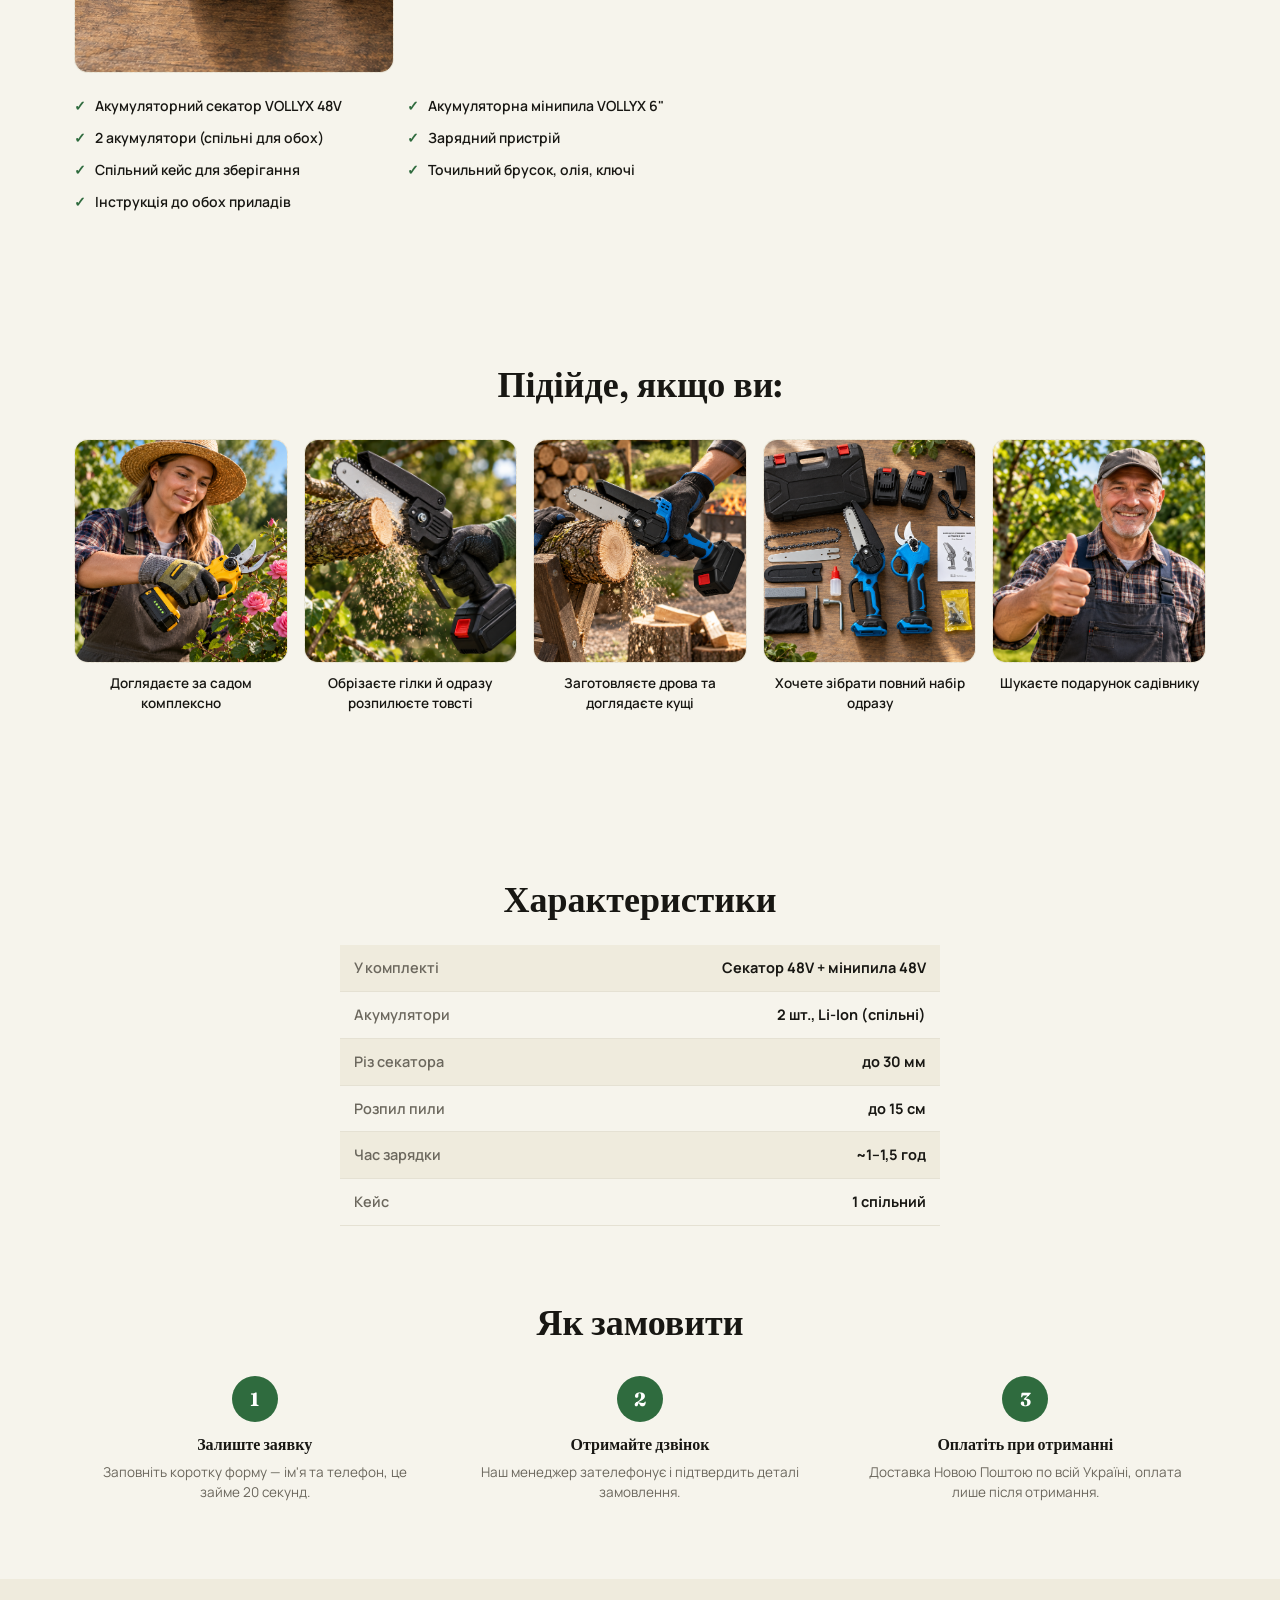
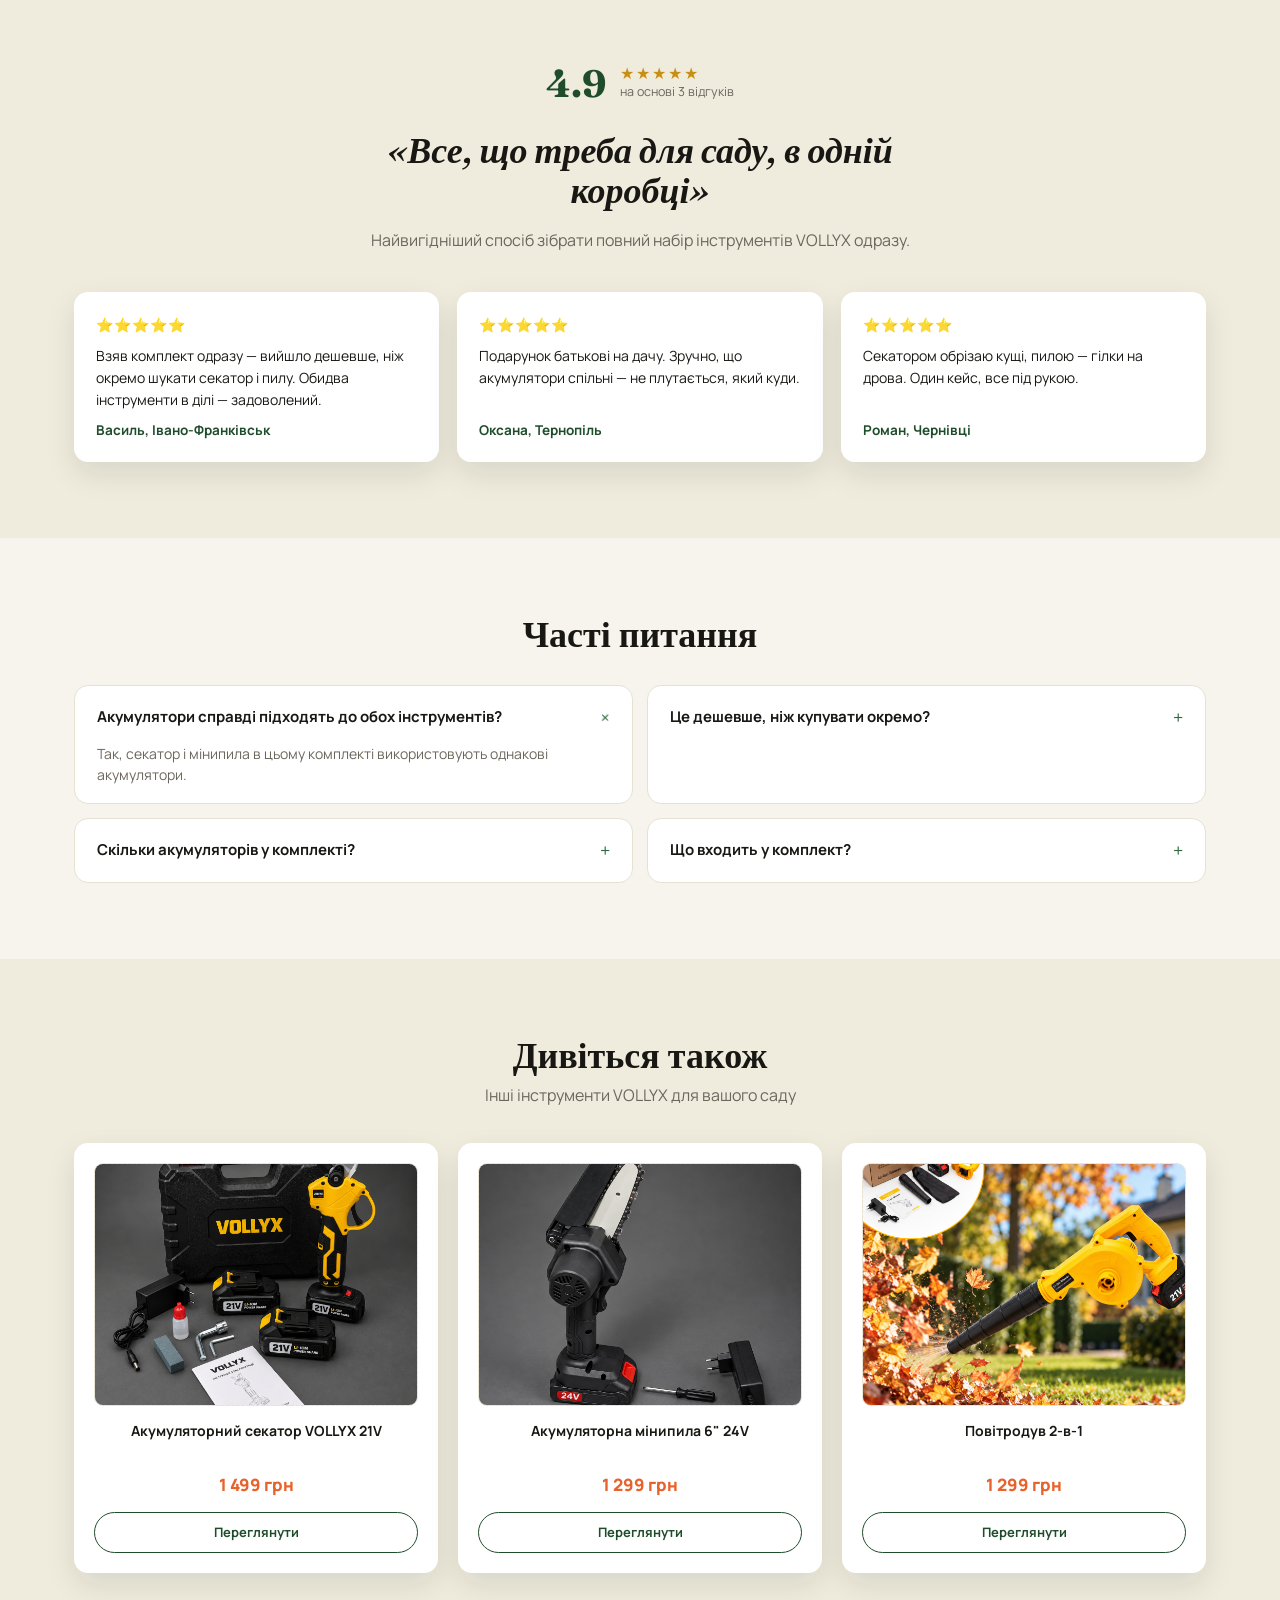
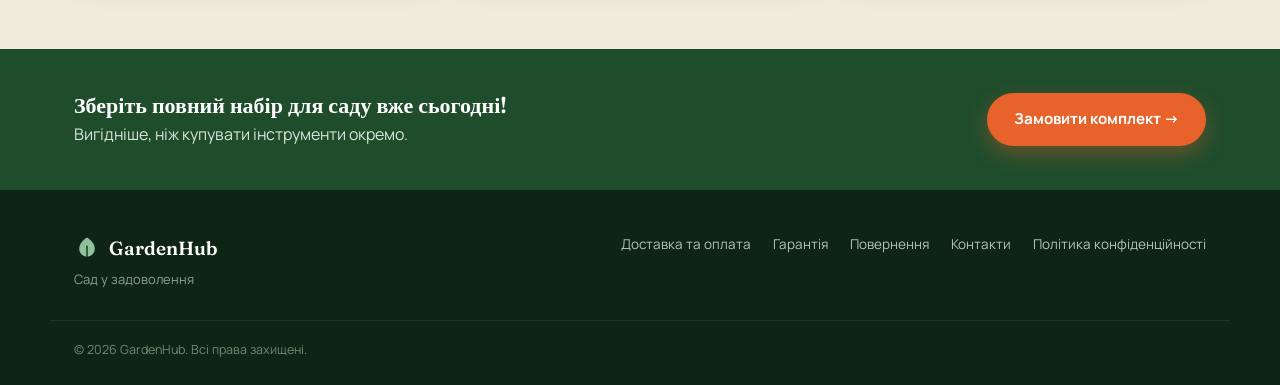
<file: komplekt-2v1.html>
<!DOCTYPE html>
<html lang="uk">
<head>
<meta charset="UTF-8">
<meta name="viewport" content="width=device-width, initial-scale=1.0">
<title>Комплект 2-в-1: мінипила + секатор VOLLYX — GardenHub</title>
<link rel="icon" type="image/png" href="img/favicon.png">
<link rel="preconnect" href="https://fonts.googleapis.com">
<link href="https://fonts.googleapis.com/css2?family=Manrope:wght@400;500;600;700;800&family=Fraunces:opsz,wght@9..144,500;9..144,600&display=swap" rel="stylesheet">
<link rel="stylesheet" href="styles.css">

<!-- Meta Pixel Code -->
<script>
!function(f,b,e,v,n,t,s)
{if(f.fbq)return;n=f.fbq=function(){n.callMethod?
n.callMethod.apply(n,arguments):n.queue.push(arguments)};
if(!f._fbq)f._fbq=n;n.push=n;n.loaded=!0;n.version='2.0';
n.queue=[];t=b.createElement(e);t.async=!0;
t.src=v;s=b.getElementsByTagName(e)[0];
s.parentNode.insertBefore(t,s)}(window, document,'script',
'https://connect.facebook.net/en_US/fbevents.js');
fbq('init', '1818271219352394');
fbq('track', 'PageView');
</script>
<noscript><img height="1" width="1" style="display:none"
src="https://www.facebook.com/tr?id=1818271219352394&ev=PageView&noscript=1"
/></noscript>
<!-- End Meta Pixel Code -->


</head>
<body>

<!-- ===== HEADER ===== -->
<header class="site-header">
  <div class="wrap header-inner">
    <a href="index.html" class="logo">
      <svg width="30" height="30" viewBox="0 0 30 30" fill="none"><path d="M15 3C15 3 6 8 6 16C6 21 10 25 15 25C20 25 24 21 24 16C24 8 15 3 15 3Z" fill="#2F6B3E"/><path d="M15 25V13" stroke="#F4F1E8" stroke-width="1.5" stroke-linecap="round"/></svg>
      <span>GardenHub</span>
    </a>
    <nav class="main-nav">
      <a href="#переваги">Переваги</a>
      <a href="#характеристики">Характеристики</a>
      <a href="#відгуки">Відгуки</a>
      <a href="#доставка">Доставка</a>
      <a href="#faq">FAQ</a>
    </nav>
    <div class="header-cta">
      <a href="#замовити" class="btn btn-primary btn-sm">Замовити комплект</a>
    </div>
  </div>
</header>

<!-- ===== URGENCY BAR ===== -->
<div class="urgency-bar">
  <div class="wrap urgency-inner">
    <p class="urgency-text">🔥 Знижка діє лише сьогодні — встигніть замовити до підвищення ціни!</p>
    <div class="countdown" id="countdown">
      <div class="countdown-cell"><span class="countdown-num" id="cd-h">00</span><small>год</small></div>
      <span class="countdown-colon">:</span>
      <div class="countdown-cell"><span class="countdown-num" id="cd-m">00</span><small>хв</small></div>
      <span class="countdown-colon">:</span>
      <div class="countdown-cell"><span class="countdown-num" id="cd-s">00</span><small>сек</small></div>
    </div>
  </div>
</div>

<!-- ===== HERO ===== -->
<section class="hero">
  <div class="wrap hero-grid">

    <div class="hero-copy">
      <span class="pill pill-dark">Вигідніше, ніж окремо</span>
      <h1>Секатор і мінипила разом <span class="accent">в одному комплекті</span></h1>
      <p class="lead">Комплект 2-в-1 VOLLYX — акумуляторний секатор та мінипила з спільною системою акумуляторів. Все потрібне для саду в одному кейсі.</p>

      <ul class="feature-chips">
        <li><span class="chip-ico">✂️</span>Секатор VOLLYX 48V</li>
        <li><span class="chip-ico">🪚</span>Мінипила 6" 48V</li>
        <li><span class="chip-ico">🔋</span>Спільні акумулятори</li>
        <li><span class="chip-ico">🧰</span>Один кейс на двох</li>
      </ul>

      <div class="hero-visual">
        <div class="photo-placeholder on-dark" style="aspect-ratio:1/1;">
          <img src="img/2v1.png" alt="Комплект 2-в-1 VOLLYX: секатор і мінипила">
        </div>
        <p class="visual-caption">Два інструменти — одна система акумуляторів</p>
      </div>
    </div>

    <div class="order-card" id="замовити">
      <span class="pill pill-sale">Акційна ціна</span>
      <h3>Комплект 2-в-1<br>мінипила + секатор</h3>
      <div class="price-row">
        <span class="price-old">3 799 грн</span>
        <span class="discount-badge">−21%</span>
        <span class="price-new">2 999 грн</span>
        <span class="stock-flag">✓ В наявності</span>
      </div>
      <p class="stock-counter">Залишилось <strong>5</strong> шт за акційною ціною</p>

      <form class="order-form" id="orderForm">
        <label class="field">
          <svg width="16" height="16" viewBox="0 0 24 24" fill="none" stroke="currentColor" stroke-width="2"><path d="M20 21v-2a4 4 0 0 0-4-4H8a4 4 0 0 0-4 4v2"/><circle cx="12" cy="7" r="4"/></svg>
          <input type="text" name="name" placeholder="Ваше ім'я" required>
        </label>
        <label class="field">
          <svg width="16" height="16" viewBox="0 0 24 24" fill="none" stroke="currentColor" stroke-width="2"><path d="M22 16.92v3a2 2 0 0 1-2.18 2 19.79 19.79 0 0 1-8.63-3.07 19.5 19.5 0 0 1-6-6 19.79 19.79 0 0 1-3.07-8.67A2 2 0 0 1 4.11 2h3a2 2 0 0 1 2 1.72c.127.96.362 1.903.7 2.81a2 2 0 0 1-.45 2.11L8.09 9.91a16 16 0 0 0 6 6l1.27-1.27a2 2 0 0 1 2.11-.45c.907.338 1.85.573 2.81.7A2 2 0 0 1 22 16.92z"/></svg>
          <input type="tel" name="phone" placeholder="Номер телефону" required>
        </label>
        <label class="field">
          <svg width="16" height="16" viewBox="0 0 24 24" fill="none" stroke="currentColor" stroke-width="2"><path d="M21 10c0 7-9 13-9 13s-9-6-9-13a9 9 0 0 1 18 0z"/><circle cx="12" cy="10" r="3"/></svg>
          <input type="text" name="city" placeholder="Місто / відділення" required>
        </label>
        <button type="submit" class="btn btn-primary btn-block btn-pulse">Замовити зараз →</button>
      </form>
      <p class="privacy-note">
        <svg width="13" height="13" viewBox="0 0 24 24" fill="none" stroke="currentColor" stroke-width="2"><rect x="3" y="11" width="18" height="11" rx="2"/><path d="M7 11V7a5 5 0 0 1 10 0v4"/></svg>
        Ваші дані під захистом. Використовуються лише для оформлення замовлення.
      </p>
    </div>

  </div>
</section>

<!-- ===== TRUST BAR ===== -->
<section class="trust-bar" id="доставка">
  <div class="wrap trust-grid">
    <div class="trust-item">
      <span class="trust-ico">🚚</span>
      <div><strong>Доставка по Україні</strong><small>1–3 дні, Нова Пошта</small></div>
    </div>
    <div class="trust-item">
      <span class="trust-ico">💳</span>
      <div><strong>Оплата при отриманні</strong><small>Без передоплати</small></div>
    </div>
    <div class="trust-item">
      <span class="trust-ico">🛡️</span>
      <div><strong>Гарантія якості</strong><small>Обмін та повернення</small></div>
    </div>
    <div class="trust-item">
      <span class="trust-ico">🎧</span>
      <div><strong>Підтримка клієнтів</strong><small>Допоможемо з вибором</small></div>
    </div>
  </div>
</section>

<!-- ===== PROBLEM / SOLUTION ===== -->
<section class="section" id="переваги">
  <div class="wrap problem-grid">
    <div class="problem-copy">
      <h2>Купувати інструменти по одному — довго й дорожче...</h2>
      <p class="muted">Секатор для гілок, пила для товстих гілок і дров — а купуються та заряджаються окремо, це незручно:</p>
      <ul class="cross-list">
        <li><span class="x-ico">✕</span>Два інструменти — два різні зарядні пристрої</li>
        <li><span class="x-ico">✕</span>Окремі покупки виходять дорожче</li>
        <li><span class="x-ico">✕</span>Кожному інструменту — свій кейс</li>
        <li><span class="x-ico">✕</span>На складання повного набору йде час</li>
      </ul>
    </div>
    <div class="compare-visual">
      <div class="compare-photos">
        <div class="photo-placeholder ph-wide">
          <img src="img/okremo.png" alt="До">
        </div>
        <span class="compare-arrow">→</span>
        <div class="photo-placeholder ph-wide">
          <img src="img/na-stole.png" alt="Після">
        </div>
      </div>
      <div class="compare-captions">
        <p>Купувати окремо — довше й дорожче</p>
        <span class="compare-arrow-spacer"></span>
        <p>Все в одному комплекті — і вигідніше!</p>
      </div>
    </div>
  </div>
</section>

<!-- ===== WHY VOLLYX ===== -->
<section class="section why-section">
  <div class="wrap why-grid">
    <div class="why-copy">
      <h2>Чому обирають <span class="accent">комплект 2-в-1</span>?</h2>
      <div class="why-cards">
        <div class="why-card">
          <span class="why-ico">💰</span>
          <h4>Вигідніше</h4>
          <p>Разом дешевше, ніж купувати секатор і мінипилу окремо.</p>
        </div>
        <div class="why-card">
          <span class="why-ico">🔋</span>
          <h4>Спільні акумулятори</h4>
          <p>Один тип акумуляторів підходить для обох інструментів.</p>
        </div>
        <div class="why-card">
          <span class="why-ico">🧰</span>
          <h4>Один кейс</h4>
          <p>Всі інструменти й аксесуари зберігаються в одному місці.</p>
        </div>
        <div class="why-card">
          <span class="why-ico">🌳</span>
          <h4>На всі випадки</h4>
          <p>Секатор — для гілок і кущів, пила — для товстих гілок і дров.</p>
        </div>
      </div>
    </div>
    <div class="why-visual">
      <div class="photo-placeholder ph-square on-dark" style="max-width:340px;margin:0 auto;">
        <img src="img/15i30.png" alt="Секатор до 30 мм, пила — до 15 см*"> 
      </div>
      <p class="why-visual-title">Секатор до 30 мм, пила — до 15 см*</p>
    </div>
  </div>
</section>

<!-- ===== KIT / PRICE BLOCK ===== -->
<section class="section">
  <div class="wrap kit-grid">
    <div class="kit-copy">
      <h2>Ви отримуєте повний набір для саду</h2>
      <div class="photo-placeholder" style="margin:22px 0;aspect-ratio:560/1254;max-width:320px;">
        <img src="img/na-stole.png" alt="Повний комплект: секатор, мінипила, 2 акумулятори, кейс та аксесуари">
      </div>
      <ul class="check-list">
        <li>Акумуляторний секатор VOLLYX 48V</li>
        <li>Акумуляторна мінипила VOLLYX 6"</li>
        <li>2 акумулятори (спільні для обох)</li>
        <li>Зарядний пристрій</li>
        <li>Спільний кейс для зберігання</li>
        <li>Точильний брусок, олія, ключі</li>
        <li>Інструкція до обох приладів</li>
      </ul>
    </div>

    <div class="kit-price-card">
      <h3>Готові до роботи одразу після отримання!</h3>
      <div class="price-row">
        <span class="price-old">3 799 грн</span>
        <span class="discount-badge">−21%</span>
        <span class="price-new">2 999 грн</span>
      </div>
      <p class="stock-flag">✓ Є в наявності</p>
      <p class="stock-counter">Залишилось <strong>5</strong> шт за акційною ціною</p>
      <a href="#замовити" class="btn btn-primary btn-block btn-pulse">Замовити зараз →</a>
      <p class="privacy-note">
        <svg width="13" height="13" viewBox="0 0 24 24" fill="none" stroke="currentColor" stroke-width="2"><rect x="3" y="11" width="18" height="11" rx="2"/><path d="M7 11V7a5 5 0 0 1 10 0v4"/></svg>
        Ваші дані під захистом. Використовуються лише для оформлення замовлення.
      </p>
    </div>
  </div>
</section>

<!-- ===== WHO IT SUITS ===== -->
<section class="section">
  <div class="wrap">
    <h2 class="center">Підійде, якщо ви:</h2>
    <div class="suits-grid">
      <div class="suit-card">
        <div class="photo-placeholder ph-square"><img src="img/suit-garden.png" alt="Доглядаєте за садом комплексно"></div>
        <p>Доглядаєте за садом комплексно</p>
      </div>
      <div class="suit-card">
        <div class="photo-placeholder ph-square"><img src="img/pulyae.png" alt="Обрізаєте гілки й одразу розпилюєте товсті"></div>
        <p>Обрізаєте гілки й одразу розпилюєте товсті</p>
      </div>
      <div class="suit-card">
        <div class="photo-placeholder ph-square"><img src="img/drova.png" alt="Заготовляєте дрова та доглядаєте кущі"></div>
        <p>Заготовляєте дрова та доглядаєте кущі</p>
      </div>
      <div class="suit-card">
        <div class="photo-placeholder ph-square"><img src="img/na-stole.png" alt="Хочете зібрати повний набір одразу"></div>
        <p>Хочете зібрати повний набір одразу</p>
      </div>
      <div class="suit-card">
        <div class="photo-placeholder ph-square"><img src="img/suit-many-trees.png" alt="Шукаєте подарунок садівнику"></div>
        <p>Шукаєте подарунок садівнику</p>
      </div>
    </div>
  </div>
</section>

<!-- ===== SPECS ===== -->
<section class="section" id="характеристики">
  <div class="wrap">
    <h2 class="center">Характеристики</h2>
    <table class="specs-table" style="max-width:600px;margin:26px auto 0;">
        <tr><td>У комплекті</td><td>Секатор 48V + мінипила 48V</td></tr>
        <tr><td>Акумулятори</td><td>2 шт., Li-Ion (спільні)</td></tr>
        <tr><td>Різ секатора</td><td>до 30 мм</td></tr>
        <tr><td>Розпил пили</td><td>до 15 см</td></tr>
        <tr><td>Час зарядки</td><td>~1–1,5 год</td></tr>
        <tr><td>Кейс</td><td>1 спільний</td></tr>
    </table>
  </div>
</section>

<!-- ===== HOW TO ORDER ===== -->
<section class="section how-section">
  <div class="wrap">
    <h2 class="center">Як замовити</h2>
    <div class="how-grid">
      <div class="how-step">
        <span class="how-num">1</span>
        <h4>Залиште заявку</h4>
        <p>Заповніть коротку форму — ім'я та телефон, це займе 20 секунд.</p>
      </div>
      <div class="how-step">
        <span class="how-num">2</span>
        <h4>Отримайте дзвінок</h4>
        <p>Наш менеджер зателефонує і підтвердить деталі замовлення.</p>
      </div>
      <div class="how-step">
        <span class="how-num">3</span>
        <h4>Оплатіть при отриманні</h4>
        <p>Доставка Новою Поштою по всій Україні, оплата лише після отримання.</p>
      </div>
    </div>
  </div>
</section>

<!-- ===== REVIEWS ===== -->
<section class="section reviews-section" id="відгуки">
  <div class="wrap">
    <div class="reviews-head">
      <div class="rating-summary">
        <span class="rating-number">4.9</span>
        <div class="rating-stars-block">
          <div class="rating-stars">★★★★★</div>
          <span class="rating-count">на основі 3 відгуків</span>
        </div>
      </div>
      <h2>«Все, що треба для саду, в одній коробці»</h2>
      <p class="muted">Найвигідніший спосіб зібрати повний набір інструментів VOLLYX одразу.</p>
    </div>
    <div class="reviews-grid">
      <div class="review-card">
        <div class="review-stars">⭐⭐⭐⭐⭐</div>
        <p class="review-text">Взяв комплект одразу — вийшло дешевше, ніж окремо шукати секатор і пилу. Обидва інструменти в ділі — задоволений.</p>
        <p class="review-author">Василь, Івано-Франківськ</p>
      </div>
      <div class="review-card">
        <div class="review-stars">⭐⭐⭐⭐⭐</div>
        <p class="review-text">Подарунок батькові на дачу. Зручно, що акумулятори спільні — не плутається, який куди.</p>
        <p class="review-author">Оксана, Тернопіль</p>
      </div>
      <div class="review-card">
        <div class="review-stars">⭐⭐⭐⭐⭐</div>
        <p class="review-text">Секатором обрізаю кущі, пилою — гілки на дрова. Один кейс, все під рукою.</p>
        <p class="review-author">Роман, Чернівці</p>
      </div>
    </div>
  </div>
</section>

<!-- ===== FAQ ===== -->
<section class="section" id="faq">
  <div class="wrap">
    <h2 class="center">Часті питання</h2>
    <div class="faq-grid">
      <details class="faq-item" open>
        <summary>Акумулятори справді підходять до обох інструментів? <span class="faq-plus">+</span></summary>
        <p>Так, секатор і мінипила в цьому комплекті використовують однакові акумулятори.</p>
      </details>
      <details class="faq-item" >
        <summary>Це дешевше, ніж купувати окремо? <span class="faq-plus">+</span></summary>
        <p>Так, комплект коштує менше за суму двох інструментів, придбаних окремо.</p>
      </details>
      <details class="faq-item" >
        <summary>Скільки акумуляторів у комплекті? <span class="faq-plus">+</span></summary>
        <p>2 акумулятори — підходять для обох інструментів, тож можна заряджати по черзі.</p>
      </details>
      <details class="faq-item" >
        <summary>Що входить у комплект? <span class="faq-plus">+</span></summary>
        <p>Секатор VOLLYX 48V, мінипила VOLLYX 48V, 2 акумулятори, зарядний пристрій, спільний кейс, точильний брусок, олія та інструкція.</p>
      </details>
    </div>
  </div>
</section>

<!-- ===== CROSS-SELL ===== -->
<section class="section upsell-section">
  <div class="wrap">
    <div class="upsell-head">
      <h2>Дивіться також</h2>
      <p class="muted">Інші інструменти VOLLYX для вашого саду</p>
    </div>
    <div class="upsell-grid">
      <div class="upsell-card">
        <div class="upsell-photo">
          <img src="img/kit-yellow.png" alt="Акумуляторний секатор VOLLYX 21V">
        </div>
        <p class="upsell-name">Акумуляторний секатор VOLLYX 21V</p>
        <p class="upsell-price">1 499 грн</p>
        <a href="index.html" class="btn btn-outline btn-sm upsell-link">Переглянути</a>
      </div>
      <div class="upsell-card">
        <div class="upsell-photo">
          <img src="img/pila.png" alt="Акумуляторна мінипила 6&quot; 24V">
        </div>
        <p class="upsell-name">Акумуляторна мінипила 6" 24V</p>
        <p class="upsell-price">1 299 грн</p>
        <a href="minipila.html" class="btn btn-outline btn-sm upsell-link">Переглянути</a>
      </div>
      <div class="upsell-card">
        <div class="upsell-photo">
          <img src="img/vozduh.png" alt="Повітродув 2-в-1">
        </div>
        <p class="upsell-name">Повітродув 2-в-1</p>
        <p class="upsell-price">1 299 грн</p>
        <a href="povitroduv.html" class="btn btn-outline btn-sm upsell-link">Переглянути</a>
      </div>
    </div>
  </div>
</section>

<!-- ===== FOOTER CTA ===== -->
<section class="footer-cta">
  <div class="wrap footer-cta-inner">
    <div>
      <h3>Зберіть повний набір для саду вже сьогодні!</h3>
      <p>Вигідніше, ніж купувати інструменти окремо.</p>
    </div>
    <a href="#замовити" class="btn btn-primary">Замовити комплект →</a>
  </div>
</section>

<!-- ===== FOOTER ===== -->
<footer class="site-footer">
  <div class="wrap footer-grid">
    <div class="footer-brand">
      <span class="logo">
        <svg width="26" height="26" viewBox="0 0 30 30" fill="none"><path d="M15 3C15 3 6 8 6 16C6 21 10 25 15 25C20 25 24 21 24 16C24 8 15 3 15 3Z" fill="#8FC29B"/><path d="M15 25V13" stroke="#0E2415" stroke-width="1.5" stroke-linecap="round"/></svg>
        <span>GardenHub</span>
      </span>
      <p>Сад у задоволення</p>
    </div>
    <nav class="footer-nav">
      <a href="#доставка">Доставка та оплата</a>
      <a href="#">Гарантія</a>
      <a href="#">Повернення</a>
      <a href="#">Контакти</a>
      <a href="#">Політика конфіденційності</a>
    </nav>
  </div>
  <div class="wrap footer-bottom">© 2026 GardenHub. Всі права захищені.</div>
</footer>

<!-- ===== ORDER TOAST NOTIFICATION ===== -->
<div class="order-toast" id="orderToast" role="status" aria-live="polite">
  <button type="button" class="order-toast-close" id="orderToastClose" aria-label="Закрити">✕</button>
  <span class="order-toast-emoji">🔥</span>
  <div class="order-toast-text">
    <strong>Василь, Івано-Франківськ</strong>
    <span>щойно оформив замовлення</span>
  </div>
</div>

<!-- ===== THANK YOU MODAL ===== -->
<div class="modal-overlay" id="thankYouModal">
  <div class="modal-box">
    <button type="button" class="modal-close" id="thankYouClose" aria-label="Закрити">✕</button>
    <div class="modal-icon">✅</div>
    <h3>Дякуємо за замовлення!</h3>
    <p>Ми отримали вашу заявку. Наш менеджер зв'яжеться з вами найближчим часом для підтвердження.</p>
  </div>
</div>

<script>
(function(){

  /* =====================================================================
     TELEGRAM: встав свої дані нижче.
     BOT_TOKEN  — токен бота, який видає @BotFather (наприклад: 123456:AAExxx...)
     CHAT_ID    — id чату/каналу/групи, куди прилітатимуть заявки
     PRODUCT_TAG — позначка товару, буде видно в кожному повідомленні
     ===================================================================== */
  var TELEGRAM_CONFIG = {
    BOT_TOKEN: '8886259179:AAHa03qbeppMBbvvzBpMpKvcpt81rTZt5Ik',   // <-- вставте токен бота
    CHAT_ID:   '567800143',     // <-- вставте chat_id
    PRODUCT_TAG: 'Комплект 2в1'
  };

  function sendOrderToTelegram(data){
    var token = TELEGRAM_CONFIG.BOT_TOKEN;
    var chatId = TELEGRAM_CONFIG.CHAT_ID;
    if (!token || token.indexOf('ВАШ_') === 0 || !chatId || String(chatId).indexOf('ВАШ_') === 0) {
      console.warn('Telegram: вкажіть BOT_TOKEN і CHAT_ID у TELEGRAM_CONFIG, щоб заявки надходили в чат.');
      return Promise.resolve();
    }

    var text =
      '🛒 НОВЕ ЗАМОВЛЕННЯ — ' + TELEGRAM_CONFIG.PRODUCT_TAG + '\n' +
      "👤 Ім'я: " + data.name + '\n' +
      '📞 Телефон: ' + data.phone + '\n' +
      '🏙 Місто/відділення: ' + data.city;

    var url = 'https://api.telegram.org/bot' + token + '/sendMessage'
      + '?chat_id=' + encodeURIComponent(chatId)
      + '&text=' + encodeURIComponent(text);

    return fetch(url).catch(function(err){
      console.error('Telegram: не вдалося відправити заявку', err);
    });
  }

  var orderForm = document.getElementById('orderForm');
  if (orderForm) {
    orderForm.addEventListener('submit', function(e){
      e.preventDefault();
      var data = {
        name: orderForm.querySelector('input[name="name"]').value.trim(),
        phone: orderForm.querySelector('input[name="phone"]').value.trim(),
        city: orderForm.querySelector('input[name="city"]').value.trim()
      };
      sendOrderToTelegram(data).then(function(){
        showThankYouModal();
        orderForm.reset();
      });
    });
  }

  var thankYouModal = document.getElementById('thankYouModal');
  var thankYouClose = document.getElementById('thankYouClose');

  function showThankYouModal(){
    thankYouModal.classList.add('is-visible');
  }
  function hideThankYouModal(){
    thankYouModal.classList.remove('is-visible');
  }
  if (thankYouClose) thankYouClose.addEventListener('click', hideThankYouModal);
  if (thankYouModal) thankYouModal.addEventListener('click', function(e){
    if (e.target === thankYouModal) hideThankYouModal();
  });

  var toast = document.getElementById('orderToast');
  var closeBtn = document.getElementById('orderToastClose');
  var hideTimer;

  function hideToast(){
    toast.classList.remove('is-visible');
    clearTimeout(hideTimer);
  }

  setTimeout(function(){
    toast.classList.add('is-visible');
    hideTimer = setTimeout(hideToast, 3800);
  }, 23000);

  closeBtn.addEventListener('click', hideToast);
})();
</script>

<script>
(function(){
  var elH = document.getElementById('cd-h');
  var elM = document.getElementById('cd-m');
  var elS = document.getElementById('cd-s');
  if(!elH||!elM||!elS) return;

  function pad(n){ return String(n).padStart(2,'0'); }

  function getTarget(){
    var t = new Date();
    t.setHours(24,0,0,0); // відлік до найближчої півночі
    return t;
  }

  var target = getTarget();

  function tick(){
    var now = new Date();
    var diff = target - now;
    if (diff <= 0){
      target = getTarget();
      diff = target - now;
    }
    var h = Math.floor(diff / 3600000);
    var m = Math.floor((diff % 3600000) / 60000);
    var s = Math.floor((diff % 60000) / 1000);
    elH.textContent = pad(h);
    elM.textContent = pad(m);
    elS.textContent = pad(s);
  }

  tick();
  setInterval(tick, 1000);
})();
</script>

</body>
</html>
</file>
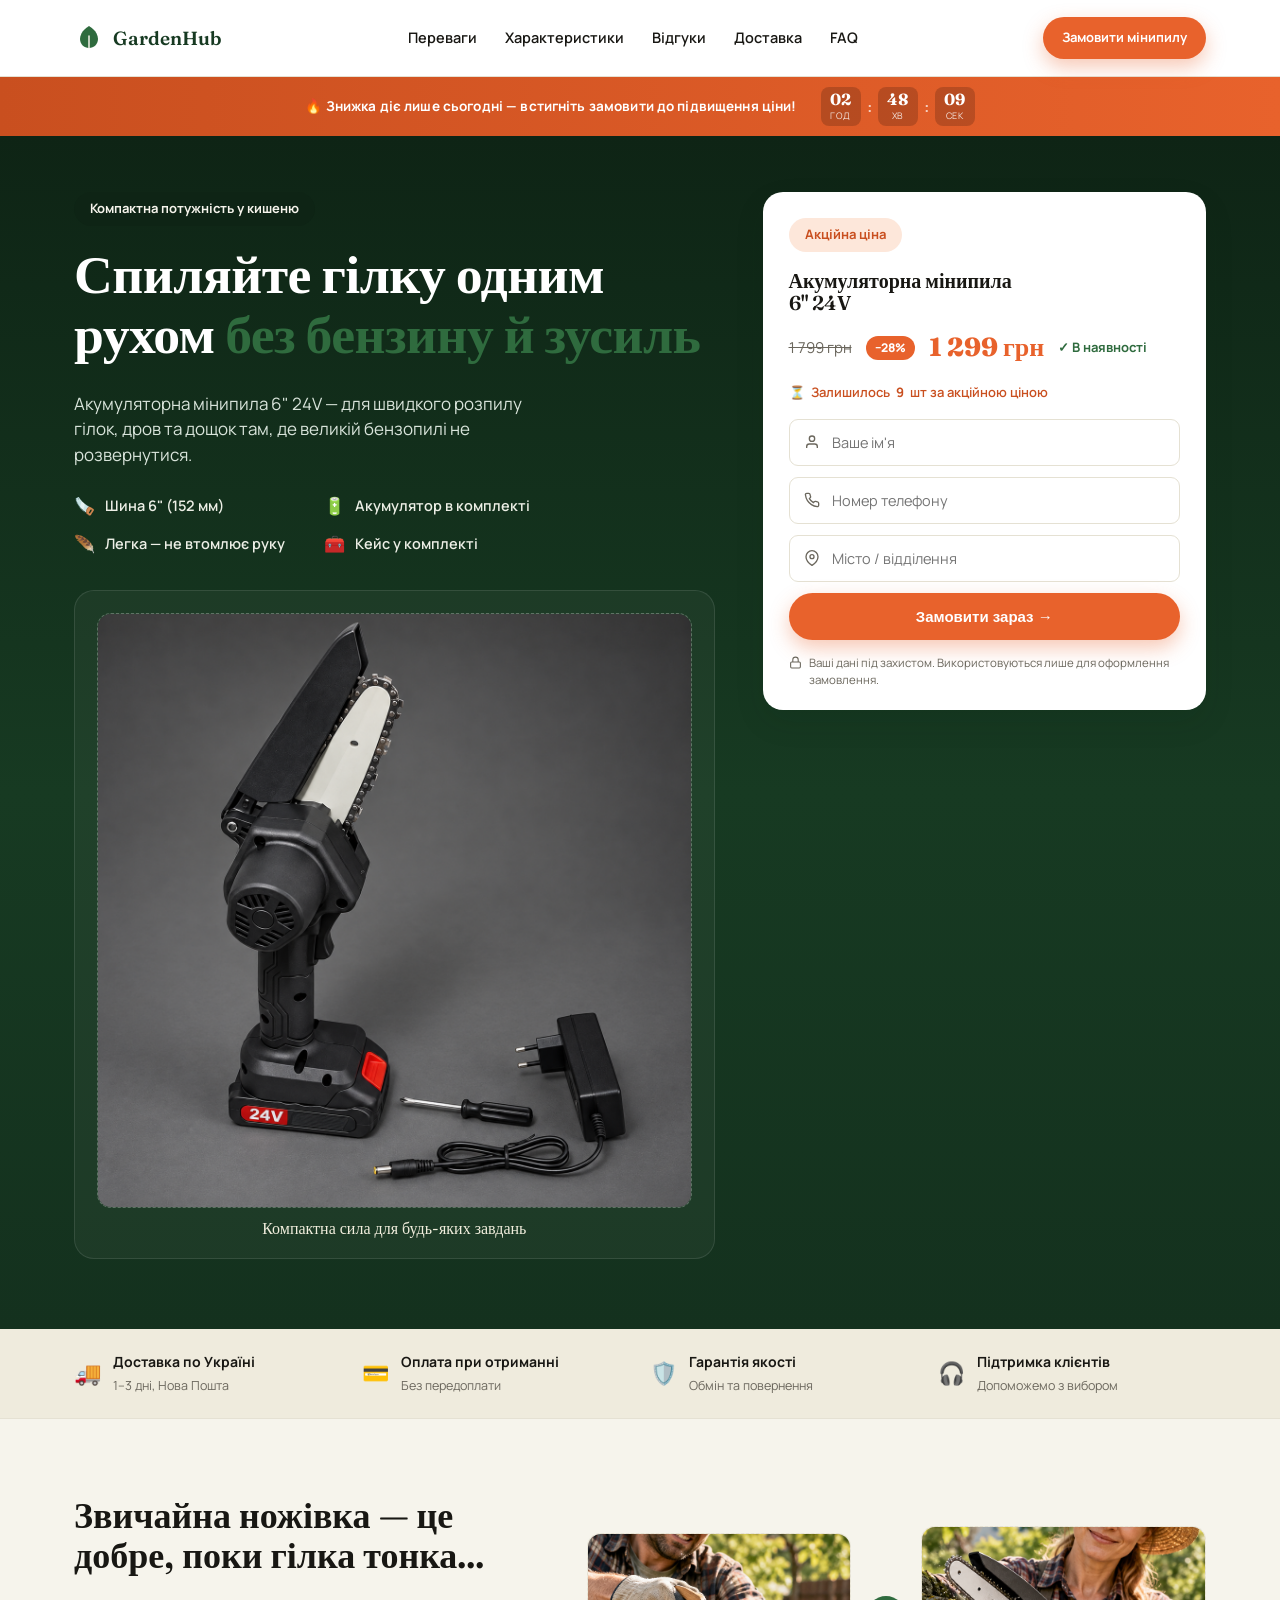
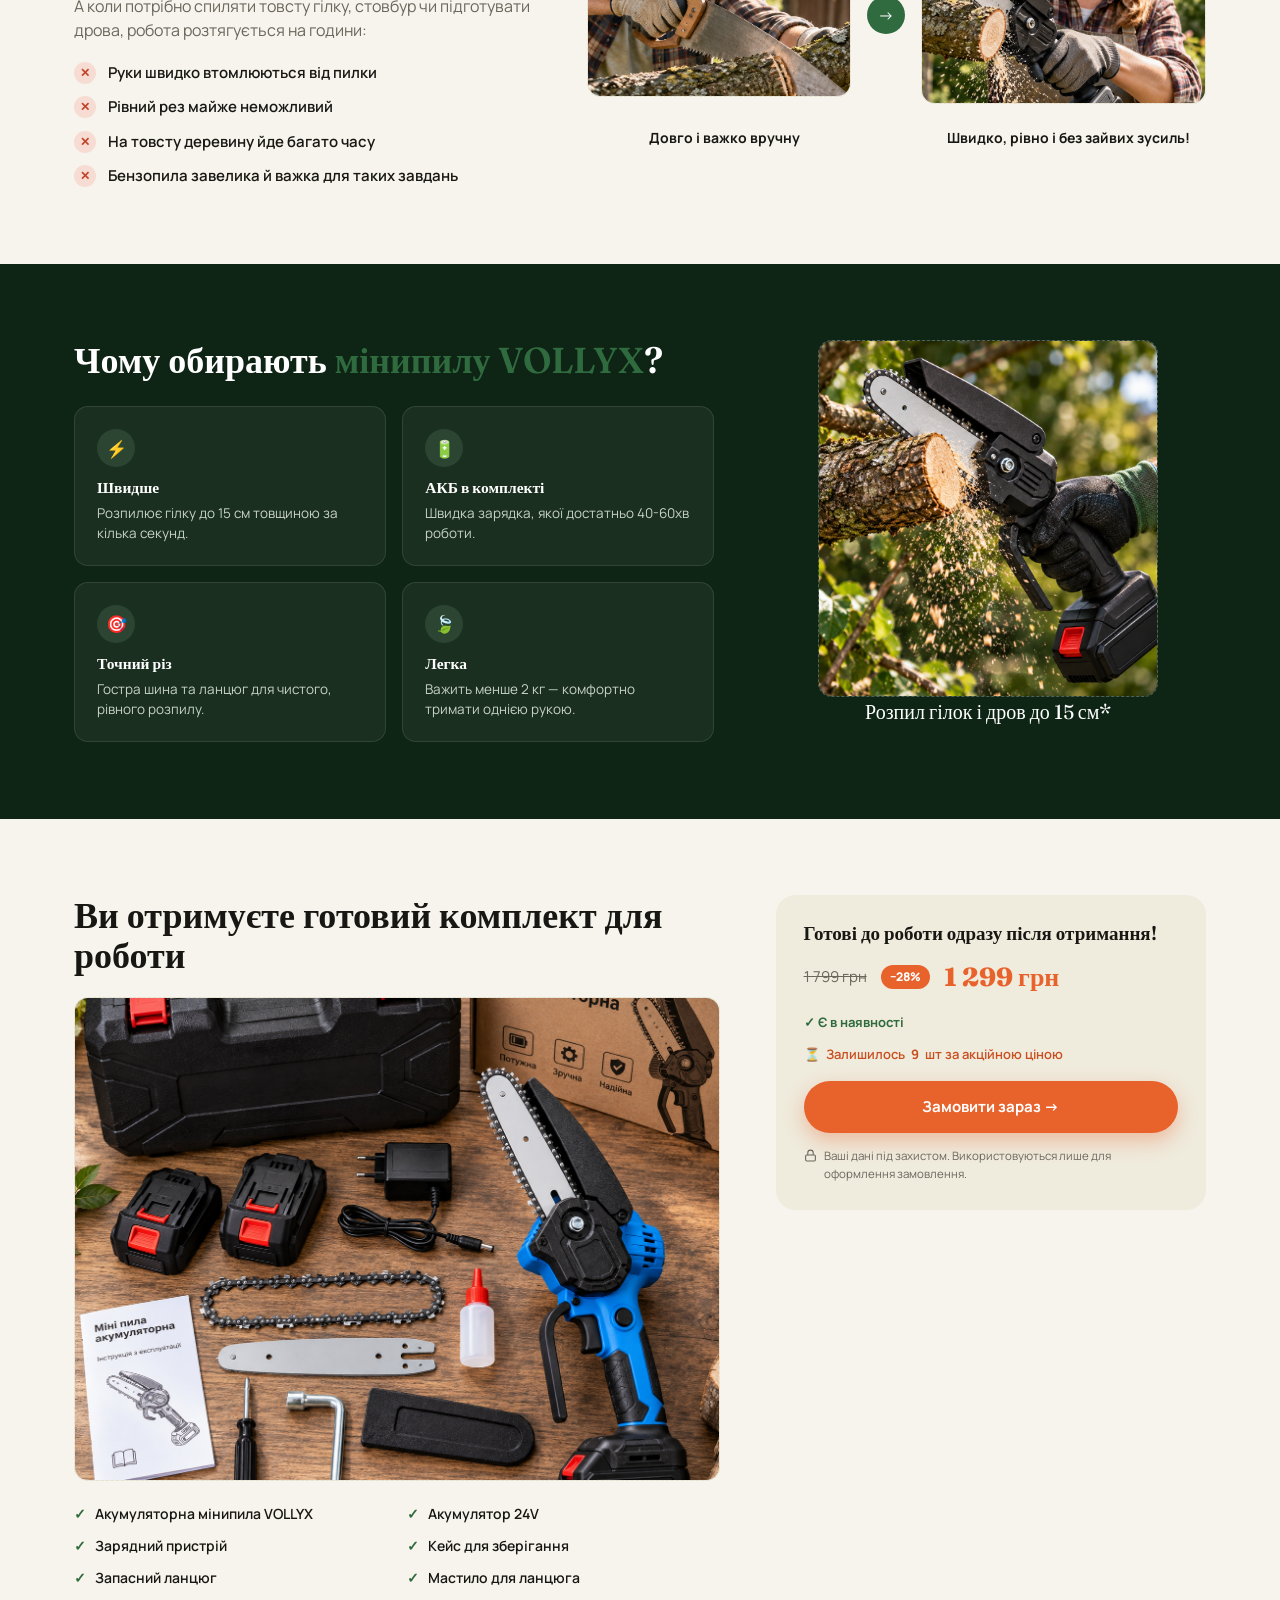
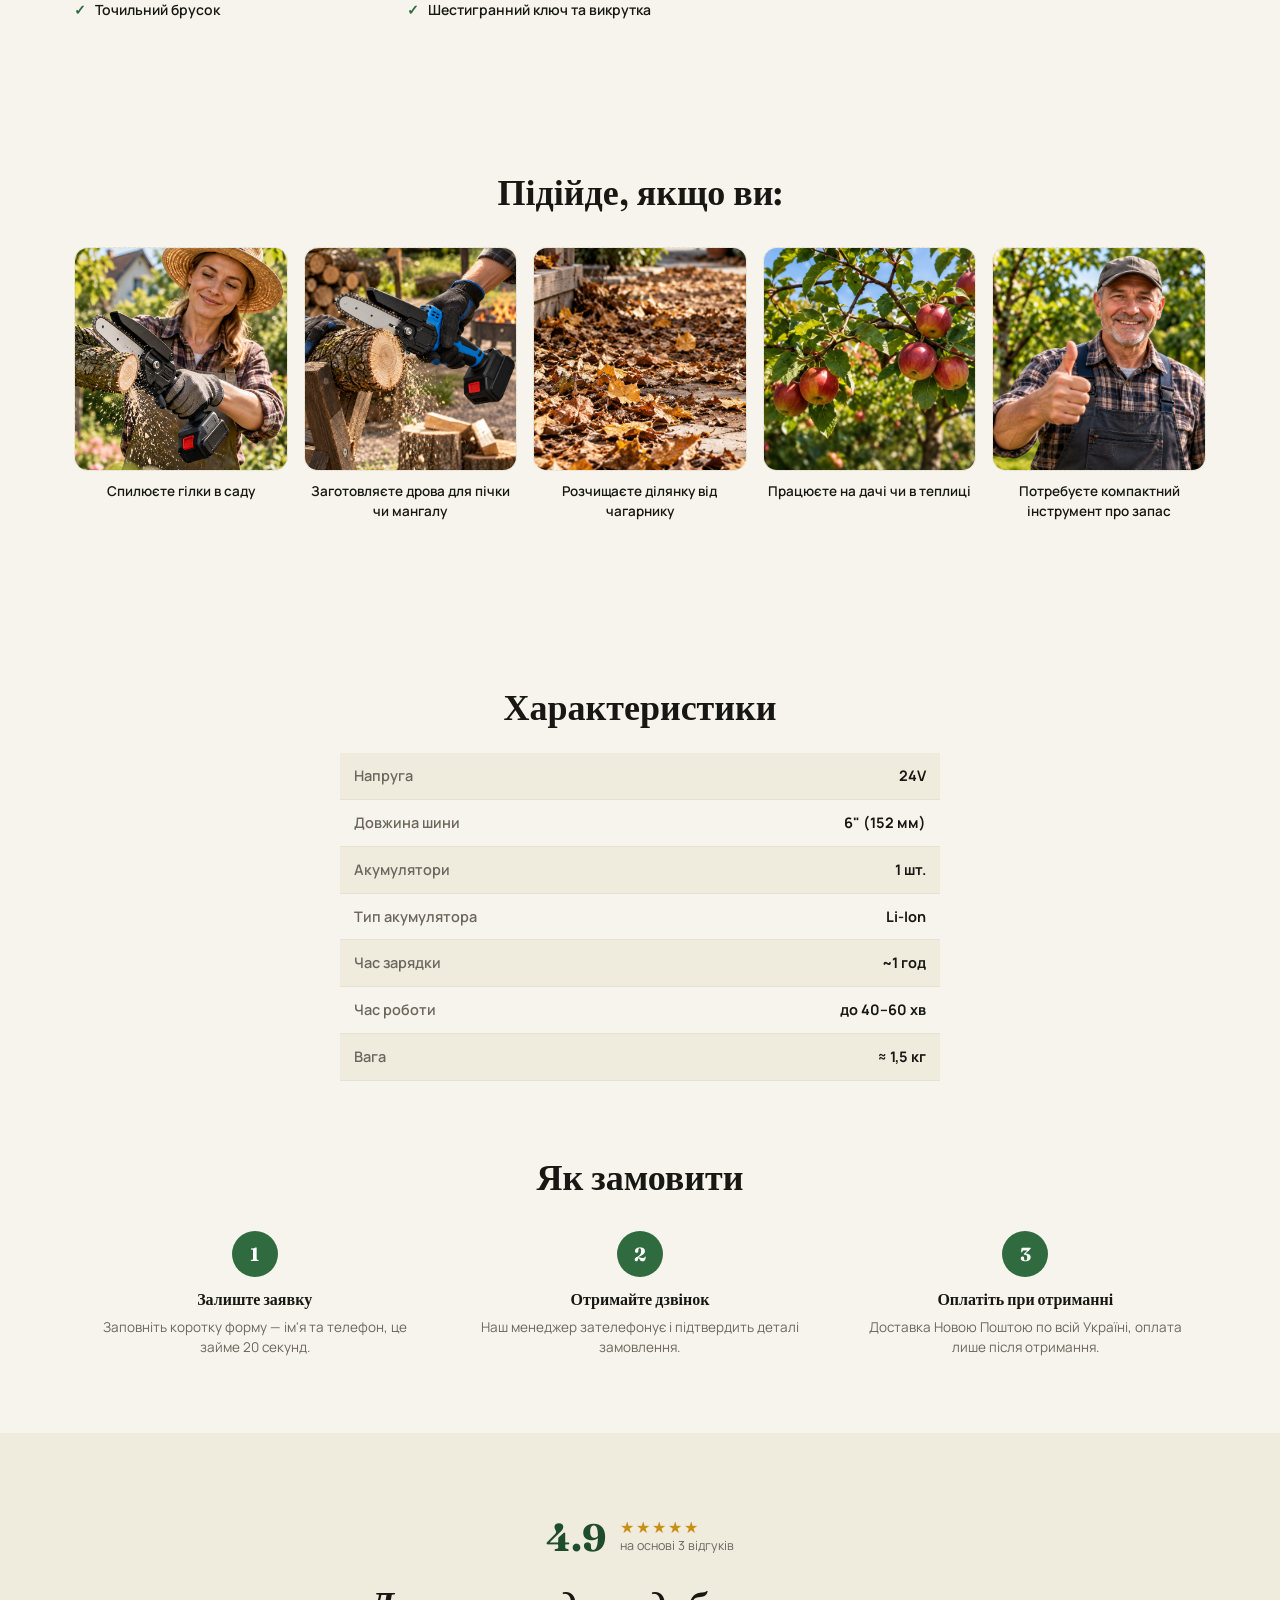
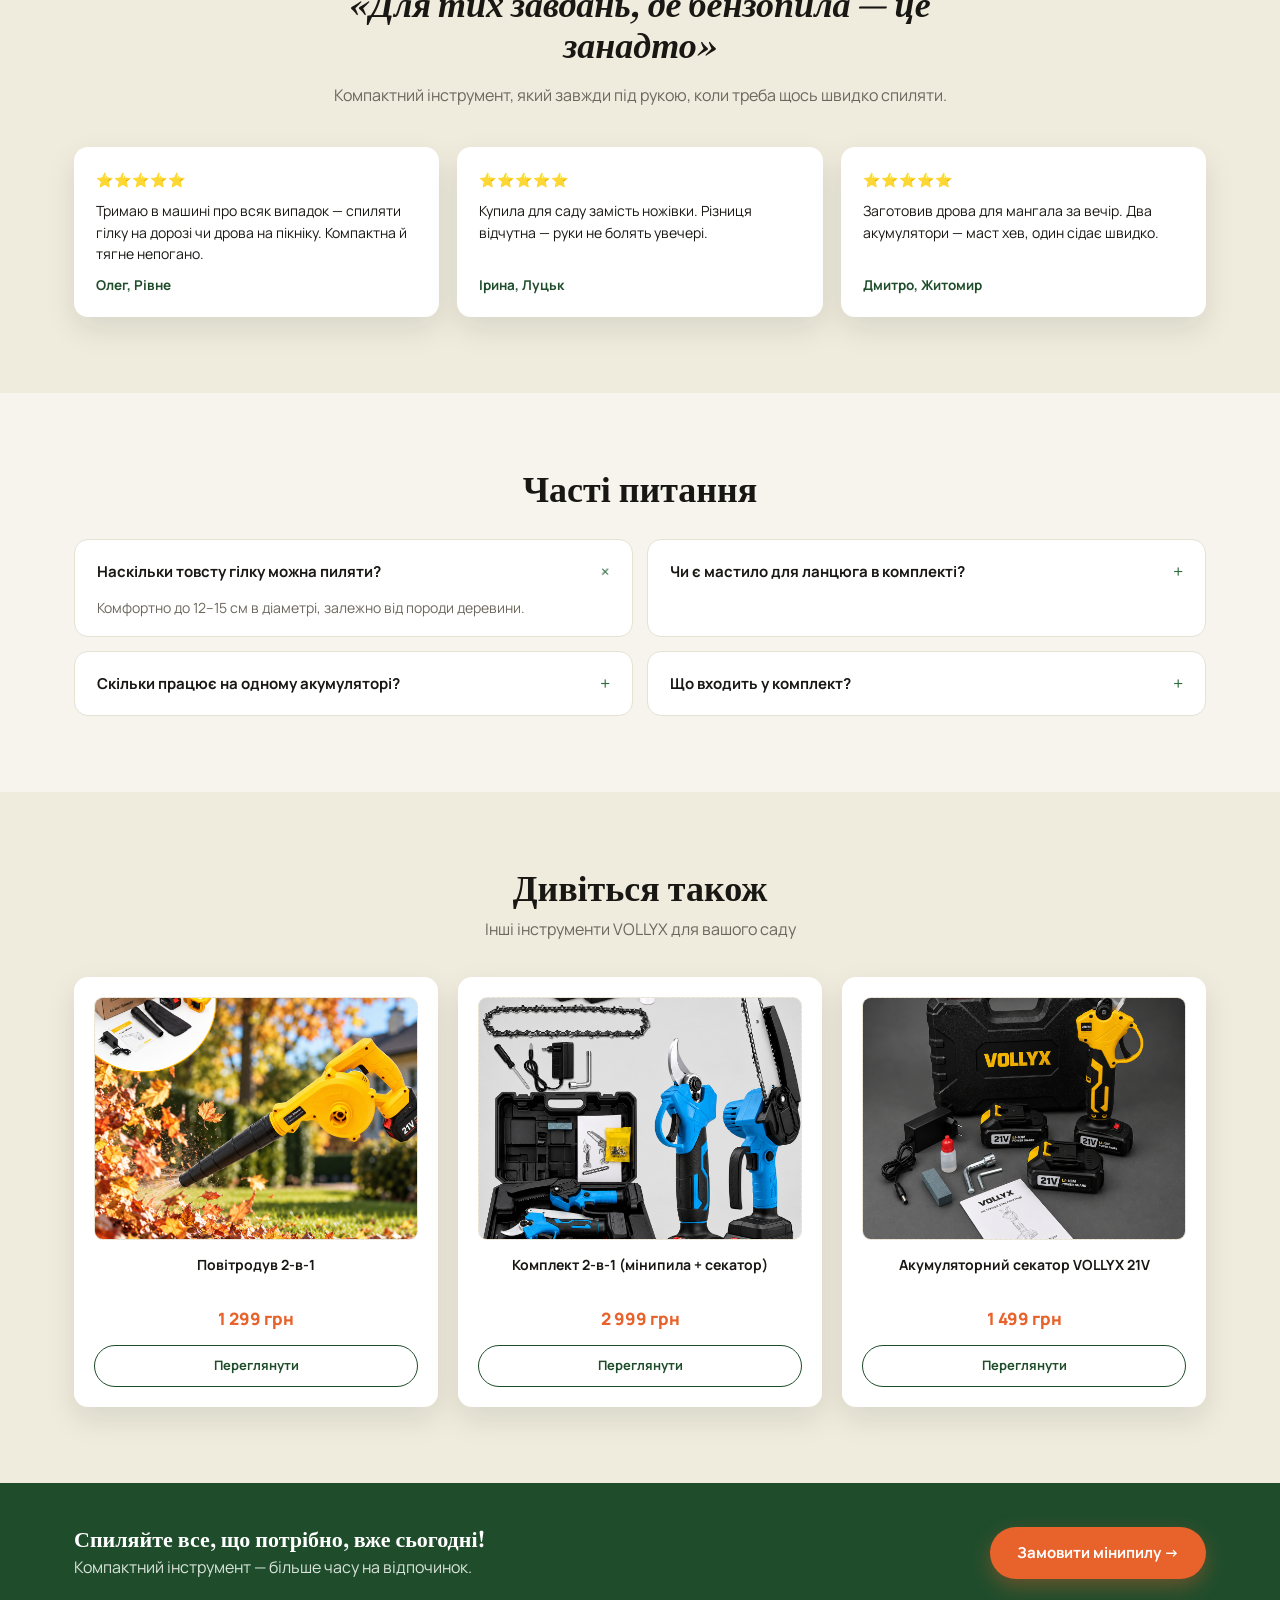
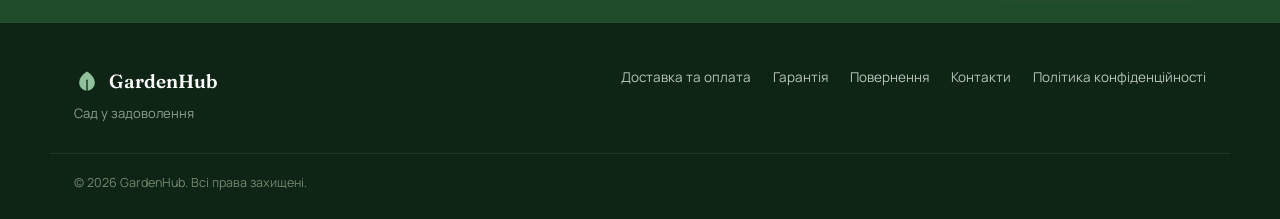
<file: minipila.html>
<!DOCTYPE html>
<html lang="uk">
<head>
<meta charset="UTF-8">
<meta name="viewport" content="width=device-width, initial-scale=1.0">
<title>Акумуляторна мінипила 6" 24V — GardenHub</title>
<link rel="icon" type="image/png" href="img/favicon.png">
<link rel="preconnect" href="https://fonts.googleapis.com">
<link href="https://fonts.googleapis.com/css2?family=Manrope:wght@400;500;600;700;800&family=Fraunces:opsz,wght@9..144,500;9..144,600&display=swap" rel="stylesheet">
<link rel="stylesheet" href="styles.css">

<!-- Meta Pixel Code -->
<script>
!function(f,b,e,v,n,t,s)
{if(f.fbq)return;n=f.fbq=function(){n.callMethod?
n.callMethod.apply(n,arguments):n.queue.push(arguments)};
if(!f._fbq)f._fbq=n;n.push=n;n.loaded=!0;n.version='2.0';
n.queue=[];t=b.createElement(e);t.async=!0;
t.src=v;s=b.getElementsByTagName(e)[0];
s.parentNode.insertBefore(t,s)}(window, document,'script',
'https://connect.facebook.net/en_US/fbevents.js');
fbq('init', '1765590254373945');
fbq('track', 'PageView');
</script>
<noscript><img height="1" width="1" style="display:none"
src="https://www.facebook.com/tr?id=1765590254373945&ev=PageView&noscript=1"
/></noscript>
<!-- End Meta Pixel Code -->


</head>
<body>

<!-- ===== HEADER ===== -->
<header class="site-header">
  <div class="wrap header-inner">
    <a href="index.html" class="logo">
      <svg width="30" height="30" viewBox="0 0 30 30" fill="none"><path d="M15 3C15 3 6 8 6 16C6 21 10 25 15 25C20 25 24 21 24 16C24 8 15 3 15 3Z" fill="#2F6B3E"/><path d="M15 25V13" stroke="#F4F1E8" stroke-width="1.5" stroke-linecap="round"/></svg>
      <span>GardenHub</span>
    </a>
    <nav class="main-nav">
      <a href="#переваги">Переваги</a>
      <a href="#характеристики">Характеристики</a>
      <a href="#відгуки">Відгуки</a>
      <a href="#доставка">Доставка</a>
      <a href="#faq">FAQ</a>
    </nav>
    <div class="header-cta">
      <a href="#замовити" class="btn btn-primary btn-sm">Замовити мінипилу</a>
    </div>
  </div>
</header>

<!-- ===== URGENCY BAR ===== -->
<div class="urgency-bar">
  <div class="wrap urgency-inner">
    <p class="urgency-text">🔥 Знижка діє лише сьогодні — встигніть замовити до підвищення ціни!</p>
    <div class="countdown" id="countdown">
      <div class="countdown-cell"><span class="countdown-num" id="cd-h">00</span><small>год</small></div>
      <span class="countdown-colon">:</span>
      <div class="countdown-cell"><span class="countdown-num" id="cd-m">00</span><small>хв</small></div>
      <span class="countdown-colon">:</span>
      <div class="countdown-cell"><span class="countdown-num" id="cd-s">00</span><small>сек</small></div>
    </div>
  </div>
</div>

<!-- ===== HERO ===== -->
<section class="hero">
  <div class="wrap hero-grid">

    <div class="hero-copy">
      <span class="pill pill-dark">Компактна потужність у кишеню</span>
      <h1>Спиляйте гілку одним рухом <span class="accent">без бензину й зусиль</span></h1>
      <p class="lead">Акумуляторна мінипила 6" 24V — для швидкого розпилу гілок, дров та дощок там, де великій бензопилі не розвернутися.</p>

      <ul class="feature-chips">
        <li><span class="chip-ico">🪚</span>Шина 6" (152 мм)</li>
        <li><span class="chip-ico">🔋</span>Aкумулятор в комплекті</li>
        <li><span class="chip-ico">🪶</span>Легка — не втомлює руку</li>
        <li><span class="chip-ico">🧰</span>Кейс у комплекті</li>
      </ul>

      <div class="hero-visual">
        <div class="photo-placeholder on-dark" style="aspect-ratio:1/1;">
          <img src="img/pila.png" alt="Акумуляторна мінипила VOLLYX 6&quot; 24V">
        </div>
        <p class="visual-caption">Компактна сила для будь-яких завдань</p>
      </div>
    </div>

    <div class="order-card" id="замовити">
      <span class="pill pill-sale">Акційна ціна</span>
      <h3>Акумуляторна мінипила<br>6" 24V</h3>
      <div class="price-row">
        <span class="price-old">1 799 грн</span>
        <span class="discount-badge">−28%</span>
        <span class="price-new">1 299 грн</span>
        <span class="stock-flag">✓ В наявності</span>
      </div>
      <p class="stock-counter">Залишилось <strong>9</strong> шт за акційною ціною</p>

      <form class="order-form" id="orderForm">
        <label class="field">
          <svg width="16" height="16" viewBox="0 0 24 24" fill="none" stroke="currentColor" stroke-width="2"><path d="M20 21v-2a4 4 0 0 0-4-4H8a4 4 0 0 0-4 4v2"/><circle cx="12" cy="7" r="4"/></svg>
          <input type="text" name="name" placeholder="Ваше ім'я" required>
        </label>
        <label class="field">
          <svg width="16" height="16" viewBox="0 0 24 24" fill="none" stroke="currentColor" stroke-width="2"><path d="M22 16.92v3a2 2 0 0 1-2.18 2 19.79 19.79 0 0 1-8.63-3.07 19.5 19.5 0 0 1-6-6 19.79 19.79 0 0 1-3.07-8.67A2 2 0 0 1 4.11 2h3a2 2 0 0 1 2 1.72c.127.96.362 1.903.7 2.81a2 2 0 0 1-.45 2.11L8.09 9.91a16 16 0 0 0 6 6l1.27-1.27a2 2 0 0 1 2.11-.45c.907.338 1.85.573 2.81.7A2 2 0 0 1 22 16.92z"/></svg>
          <input type="tel" name="phone" placeholder="Номер телефону" required>
        </label>
        <label class="field">
          <svg width="16" height="16" viewBox="0 0 24 24" fill="none" stroke="currentColor" stroke-width="2"><path d="M21 10c0 7-9 13-9 13s-9-6-9-13a9 9 0 0 1 18 0z"/><circle cx="12" cy="10" r="3"/></svg>
          <input type="text" name="city" placeholder="Місто / відділення" required>
        </label>
        <button type="submit" class="btn btn-primary btn-block btn-pulse">Замовити зараз →</button>
      </form>
      <p class="privacy-note">
        <svg width="13" height="13" viewBox="0 0 24 24" fill="none" stroke="currentColor" stroke-width="2"><rect x="3" y="11" width="18" height="11" rx="2"/><path d="M7 11V7a5 5 0 0 1 10 0v4"/></svg>
        Ваші дані під захистом. Використовуються лише для оформлення замовлення.
      </p>
    </div>

  </div>
</section>

<!-- ===== TRUST BAR ===== -->
<section class="trust-bar" id="доставка">
  <div class="wrap trust-grid">
    <div class="trust-item">
      <span class="trust-ico">🚚</span>
      <div><strong>Доставка по Україні</strong><small>1–3 дні, Нова Пошта</small></div>
    </div>
    <div class="trust-item">
      <span class="trust-ico">💳</span>
      <div><strong>Оплата при отриманні</strong><small>Без передоплати</small></div>
    </div>
    <div class="trust-item">
      <span class="trust-ico">🛡️</span>
      <div><strong>Гарантія якості</strong><small>Обмін та повернення</small></div>
    </div>
    <div class="trust-item">
      <span class="trust-ico">🎧</span>
      <div><strong>Підтримка клієнтів</strong><small>Допоможемо з вибором</small></div>
    </div>
  </div>
</section>

<!-- ===== PROBLEM / SOLUTION ===== -->
<section class="section" id="переваги">
  <div class="wrap problem-grid">
    <div class="problem-copy">
      <h2>Звичайна ножівка — це добре, поки гілка тонка...</h2>
      <p class="muted">А коли потрібно спиляти товсту гілку, стовбур чи підготувати дрова, робота розтягується на години:</p>
      <ul class="cross-list">
        <li><span class="x-ico">✕</span>Руки швидко втомлюються від пилки</li>
        <li><span class="x-ico">✕</span>Рівний рез майже неможливий</li>
        <li><span class="x-ico">✕</span>На товсту деревину йде багато часу</li>
        <li><span class="x-ico">✕</span>Бензопила завелика й важка для таких завдань</li>
      </ul>
    </div>
    <div class="compare-visual">
      <div class="compare-photos">
        <div class="photo-placeholder ph-wide">
          <img src="img/bylo.png" alt="До">
        </div>
        <span class="compare-arrow">→</span>
        <div class="photo-placeholder ph-wide">
          <img src="img/stalo.png" alt="Після">
        </div>
      </div>
      <div class="compare-captions">
        <p>Довго і важко вручну</p>
        <span class="compare-arrow-spacer"></span>
        <p>Швидко, рівно і без зайвих зусиль!</p>
      </div>
    </div>
  </div>
</section>

<!-- ===== WHY VOLLYX ===== -->
<section class="section why-section">
  <div class="wrap why-grid">
    <div class="why-copy">
      <h2>Чому обирають <span class="accent">мінипилу VOLLYX</span>?</h2>
      <div class="why-cards">
        <div class="why-card">
          <span class="why-ico">⚡</span>
          <h4>Швидше</h4>
          <p>Розпилює гілку до 15 см товщиною за кілька секунд.</p>
        </div>
        <div class="why-card">
          <span class="why-ico">🔋</span>
          <h4>АКБ в комплекті</h4>
          <p>Швидка зарядка, якої достатньо 40-60хв роботи.</p>
        </div>
        <div class="why-card">
          <span class="why-ico">🎯</span>
          <h4>Точний різ</h4>
          <p>Гостра шина та ланцюг для чистого, рівного розпилу.</p>
        </div>
        <div class="why-card">
          <span class="why-ico">🍃</span>
          <h4>Легка</h4>
          <p>Важить менше 2 кг — комфортно тримати однією рукою.</p>
        </div>
      </div>
    </div>
    <div class="why-visual">
      <div class="photo-placeholder ph-square on-dark" style="max-width:340px;margin:0 auto;">
        <img src="img/pulyae.png" alt="Розпил гілок і дров до 15 см*">
      </div>
      <p class="why-visual-title">Розпил гілок і дров до 15 см*</p>
    </div>
  </div>
</section>

<!-- ===== KIT / PRICE BLOCK ===== -->
<section class="section">
  <div class="wrap kit-grid">
    <div class="kit-copy">
      <h2>Ви отримуєте готовий комплект для роботи</h2>
      <div class="photo-placeholder ph-kit" style="margin:22px 0;">
        <img src="img/nabor-pila.png" alt="Повний комплект Акумуляторна мінипила<br>6" 24V">
      </div>
      <ul class="check-list">
        <li>Акумуляторна мінипила VOLLYX</li>
        <li>Акумулятор 24V</li>
        <li>Зарядний пристрій</li>
        <li>Кейс для зберігання</li>
        <li>Запасний ланцюг</li>
        <li>Мастило для ланцюга</li>
        <li>Точильний брусок</li>
        <li>Шестигранний ключ та викрутка</li>
      </ul>
    </div>

    <div class="kit-price-card">
      <h3>Готові до роботи одразу після отримання!</h3>
      <div class="price-row">
        <span class="price-old">1 799 грн</span>
        <span class="discount-badge">−28%</span>
        <span class="price-new">1 299 грн</span>
      </div>
      <p class="stock-flag">✓ Є в наявності</p>
      <p class="stock-counter">Залишилось <strong>9</strong> шт за акційною ціною</p>
      <a href="#замовити" class="btn btn-primary btn-block btn-pulse">Замовити зараз →</a>
      <p class="privacy-note">
        <svg width="13" height="13" viewBox="0 0 24 24" fill="none" stroke="currentColor" stroke-width="2"><rect x="3" y="11" width="18" height="11" rx="2"/><path d="M7 11V7a5 5 0 0 1 10 0v4"/></svg>
        Ваші дані під захистом. Використовуються лише для оформлення замовлення.
      </p>
    </div>
  </div>
</section>

<!-- ===== WHO IT SUITS ===== -->
<section class="section">
  <div class="wrap">
    <h2 class="center">Підійде, якщо ви:</h2>
    <div class="suits-grid">
      <div class="suit-card">
        <div class="photo-placeholder ph-square"><img src="img/stalo.png" alt="Спилюєте гілки в саду"></div>
        <p>Спилюєте гілки в саду</p>
      </div>
      <div class="suit-card">
        <div class="photo-placeholder ph-square"><img src="img/drova.png" alt="Заготовляєте дрова для пічки чи мангалу"></div>
        <p>Заготовляєте дрова для пічки чи мангалу</p>
      </div>
      <div class="suit-card">
        <div class="photo-placeholder ph-square"><img src="img/v-bylo.png" alt="Розчищаєте ділянку від чагарнику"></div>
        <p>Розчищаєте ділянку від чагарнику</p>
      </div>
      <div class="suit-card">
        <div class="photo-placeholder ph-square"><img src="img/suit-apples.png" alt="Працюєте на дачі чи в теплиці"></div>
        <p>Працюєте на дачі чи в теплиці</p>
      </div>
      <div class="suit-card">
        <div class="photo-placeholder ph-square"><img src="img/suit-many-trees.png" alt="Потребуєте компактний інструмент про запас"></div>
        <p>Потребуєте компактний інструмент про запас</p>
      </div>
    </div>
  </div>
</section>

<!-- ===== SPECS ===== -->
<section class="section" id="характеристики">
  <div class="wrap">
    <h2 class="center">Характеристики</h2>
    <table class="specs-table" style="max-width:600px;margin:26px auto 0;">
        <tr><td>Напруга</td><td>24V</td></tr>
        <tr><td>Довжина шини</td><td>6" (152 мм)</td></tr>
        <tr><td>Акумулятори</td><td>1 шт.</td></tr>
        <tr><td>Тип акумулятора</td><td>Li-Ion</td></tr>
        <tr><td>Час зарядки</td><td>~1 год</td></tr>
        <tr><td>Час роботи</td><td>до 40–60 хв</td></tr>
        <tr><td>Вага</td><td>≈ 1,5 кг</td></tr>
    </table>
  </div>
</section>

<!-- ===== HOW TO ORDER ===== -->
<section class="section how-section">
  <div class="wrap">
    <h2 class="center">Як замовити</h2>
    <div class="how-grid">
      <div class="how-step">
        <span class="how-num">1</span>
        <h4>Залиште заявку</h4>
        <p>Заповніть коротку форму — ім'я та телефон, це займе 20 секунд.</p>
      </div>
      <div class="how-step">
        <span class="how-num">2</span>
        <h4>Отримайте дзвінок</h4>
        <p>Наш менеджер зателефонує і підтвердить деталі замовлення.</p>
      </div>
      <div class="how-step">
        <span class="how-num">3</span>
        <h4>Оплатіть при отриманні</h4>
        <p>Доставка Новою Поштою по всій Україні, оплата лише після отримання.</p>
      </div>
    </div>
  </div>
</section>

<!-- ===== REVIEWS ===== -->
<section class="section reviews-section" id="відгуки">
  <div class="wrap">
    <div class="reviews-head">
      <div class="rating-summary">
        <span class="rating-number">4.9</span>
        <div class="rating-stars-block">
          <div class="rating-stars">★★★★★</div>
          <span class="rating-count">на основі 3 відгуків</span>
        </div>
      </div>
      <h2>«Для тих завдань, де бензопила — це занадто»</h2>
      <p class="muted">Компактний інструмент, який завжди під рукою, коли треба щось швидко спиляти.</p>
    </div>
    <div class="reviews-grid">
      <div class="review-card">
        <div class="review-stars">⭐⭐⭐⭐⭐</div>
        <p class="review-text">Тримаю в машині про всяк випадок — спиляти гілку на дорозі чи дрова на пікніку. Компактна й тягне непогано.</p>
        <p class="review-author">Олег, Рівне</p>
      </div>
      <div class="review-card">
        <div class="review-stars">⭐⭐⭐⭐⭐</div>
        <p class="review-text">Купила для саду замість ножівки. Різниця відчутна — руки не болять увечері.</p>
        <p class="review-author">Ірина, Луцьк</p>
      </div>
      <div class="review-card">
        <div class="review-stars">⭐⭐⭐⭐⭐</div>
        <p class="review-text">Заготовив дрова для мангала за вечір. Два акумулятори — маст хев, один сідає швидко.</p>
        <p class="review-author">Дмитро, Житомир</p>
      </div>
    </div>
  </div>
</section>

<!-- ===== FAQ ===== -->
<section class="section" id="faq">
  <div class="wrap">
    <h2 class="center">Часті питання</h2>
    <div class="faq-grid">
      <details class="faq-item" open>
        <summary>Наскільки товсту гілку можна пиляти? <span class="faq-plus">+</span></summary>
        <p>Комфортно до 12–15 см в діаметрі, залежно від породи деревини.</p>
      </details>
      <details class="faq-item" >
        <summary>Чи є мастило для ланцюга в комплекті? <span class="faq-plus">+</span></summary>
        <p>Так, невеликий флакон мастила входить у комплект.</p>
      </details>
      <details class="faq-item" >
        <summary>Скільки працює на одному акумуляторі? <span class="faq-plus">+</span></summary>
        <p>Орієнтовно 30–40 хв активної роботи, залежить від навантаження.</p>
      </details>
      <details class="faq-item" >
        <summary>Що входить у комплект? <span class="faq-plus">+</span></summary>
        <p>Мінипила, акумулятор, зарядний пристрій, кейс, запасний ланцюг та мастило.</p>
      </details>
    </div>
  </div>
</section>

<!-- ===== CROSS-SELL ===== -->
<section class="section upsell-section">
  <div class="wrap">
    <div class="upsell-head">
      <h2>Дивіться також</h2>
      <p class="muted">Інші інструменти VOLLYX для вашого саду</p>
    </div>
    <div class="upsell-grid">
      <div class="upsell-card">
        <div class="upsell-photo">
          <img src="img/vozduh.png" alt="Повітродув 2-в-1">
        </div>
        <p class="upsell-name">Повітродув 2-в-1</p>
        <p class="upsell-price">1 299 грн</p>
        <a href="povitroduv.html" class="btn btn-outline btn-sm upsell-link">Переглянути</a>
      </div>
      <div class="upsell-card">
        <div class="upsell-photo">
          <img src="img/2v1.png" alt="Комплект 2-в-1 (мінипила + секатор)">
        </div>
        <p class="upsell-name">Комплект 2-в-1 (мінипила + секатор)</p>
        <p class="upsell-price">2 999 грн</p>
        <a href="komplekt-2v1.html" class="btn btn-outline btn-sm upsell-link">Переглянути</a>
      </div>
      <div class="upsell-card">
        <div class="upsell-photo">
          <img src="img/kit-yellow.png" alt="Акумуляторний секатор VOLLYX 21V">
        </div>
        <p class="upsell-name">Акумуляторний секатор VOLLYX 21V</p>
        <p class="upsell-price">1 499 грн</p>
        <a href="index.html" class="btn btn-outline btn-sm upsell-link">Переглянути</a>
      </div>
    </div>
  </div>
</section>

<!-- ===== FOOTER CTA ===== -->
<section class="footer-cta">
  <div class="wrap footer-cta-inner">
    <div>
      <h3>Спиляйте все, що потрібно, вже сьогодні!</h3>
      <p>Компактний інструмент — більше часу на відпочинок.</p>
    </div>
    <a href="#замовити" class="btn btn-primary">Замовити мінипилу →</a>
  </div>
</section>

<!-- ===== FOOTER ===== -->
<footer class="site-footer">
  <div class="wrap footer-grid">
    <div class="footer-brand">
      <span class="logo">
        <svg width="26" height="26" viewBox="0 0 30 30" fill="none"><path d="M15 3C15 3 6 8 6 16C6 21 10 25 15 25C20 25 24 21 24 16C24 8 15 3 15 3Z" fill="#8FC29B"/><path d="M15 25V13" stroke="#0E2415" stroke-width="1.5" stroke-linecap="round"/></svg>
        <span>GardenHub</span>
      </span>
      <p>Сад у задоволення</p>
    </div>
    <nav class="footer-nav">
      <a href="#доставка">Доставка та оплата</a>
      <a href="#">Гарантія</a>
      <a href="#">Повернення</a>
      <a href="#">Контакти</a>
      <a href="#">Політика конфіденційності</a>
    </nav>
  </div>
  <div class="wrap footer-bottom">© 2026 GardenHub. Всі права захищені.</div>
</footer>

<!-- ===== ORDER TOAST NOTIFICATION ===== -->
<div class="order-toast" id="orderToast" role="status" aria-live="polite">
  <button type="button" class="order-toast-close" id="orderToastClose" aria-label="Закрити">✕</button>
  <span class="order-toast-emoji">🔥</span>
  <div class="order-toast-text">
    <strong>Тарас, Рівне</strong>
    <span>щойно оформив замовлення</span>
  </div>
</div>

<!-- ===== THANK YOU MODAL ===== -->
<div class="modal-overlay" id="thankYouModal">
  <div class="modal-box">
    <button type="button" class="modal-close" id="thankYouClose" aria-label="Закрити">✕</button>
    <div class="modal-icon">✅</div>
    <h3>Дякуємо за замовлення!</h3>
    <p>Ми отримали вашу заявку. Наш менеджер зв'яжеться з вами найближчим часом для підтвердження.</p>
  </div>
</div>

<script>
(function(){

  /* =====================================================================
     TELEGRAM: встав свої дані нижче.
     BOT_TOKEN  — токен бота, який видає @BotFather (наприклад: 123456:AAExxx...)
     CHAT_ID    — id чату/каналу/групи, куди прилітатимуть заявки
     PRODUCT_TAG — позначка товару, буде видно в кожному повідомленні
     ===================================================================== */
  var TELEGRAM_CONFIG = {
    BOT_TOKEN: '8886259179:AAHa03qbeppMBbvvzBpMpKvcpt81rTZt5Ik',   // <-- вставте токен бота
    CHAT_ID:   '567800143',     // <-- вставте chat_id
    PRODUCT_TAG: 'Мініпила'
  };

  function sendOrderToTelegram(data){
    var token = TELEGRAM_CONFIG.BOT_TOKEN;
    var chatId = TELEGRAM_CONFIG.CHAT_ID;
    if (!token || token.indexOf('ВАШ_') === 0 || !chatId || String(chatId).indexOf('ВАШ_') === 0) {
      console.warn('Telegram: вкажіть BOT_TOKEN і CHAT_ID у TELEGRAM_CONFIG, щоб заявки надходили в чат.');
      return Promise.resolve();
    }

    var text =
      '🛒 НОВЕ ЗАМОВЛЕННЯ — ' + TELEGRAM_CONFIG.PRODUCT_TAG + '\n' +
      "👤 Ім'я: " + data.name + '\n' +
      '📞 Телефон: ' + data.phone + '\n' +
      '🏙 Місто/відділення: ' + data.city;

    var url = 'https://api.telegram.org/bot' + token + '/sendMessage'
      + '?chat_id=' + encodeURIComponent(chatId)
      + '&text=' + encodeURIComponent(text);

    return fetch(url).catch(function(err){
      console.error('Telegram: не вдалося відправити заявку', err);
    });
  }

  var orderForm = document.getElementById('orderForm');
  if (orderForm) {
    orderForm.addEventListener('submit', function(e){
      e.preventDefault();
      var data = {
        name: orderForm.querySelector('input[name="name"]').value.trim(),
        phone: orderForm.querySelector('input[name="phone"]').value.trim(),
        city: orderForm.querySelector('input[name="city"]').value.trim()
      };
      sendOrderToTelegram(data).then(function(){
        showThankYouModal();
        orderForm.reset();
      });
    });
  }

  var thankYouModal = document.getElementById('thankYouModal');
  var thankYouClose = document.getElementById('thankYouClose');

  function showThankYouModal(){
    thankYouModal.classList.add('is-visible');
  }
  function hideThankYouModal(){
    thankYouModal.classList.remove('is-visible');
  }
  if (thankYouClose) thankYouClose.addEventListener('click', hideThankYouModal);
  if (thankYouModal) thankYouModal.addEventListener('click', function(e){
    if (e.target === thankYouModal) hideThankYouModal();
  });

  var toast = document.getElementById('orderToast');
  var closeBtn = document.getElementById('orderToastClose');
  var hideTimer;

  function hideToast(){
    toast.classList.remove('is-visible');
    clearTimeout(hideTimer);
  }

  setTimeout(function(){
    toast.classList.add('is-visible');
    hideTimer = setTimeout(hideToast, 3800);
  }, 23000);

  closeBtn.addEventListener('click', hideToast);
})();
</script>

<script>
(function(){
  var elH = document.getElementById('cd-h');
  var elM = document.getElementById('cd-m');
  var elS = document.getElementById('cd-s');
  if(!elH||!elM||!elS) return;

  function pad(n){ return String(n).padStart(2,'0'); }

  function getTarget(){
    var t = new Date();
    t.setHours(24,0,0,0); // відлік до найближчої півночі
    return t;
  }

  var target = getTarget();

  function tick(){
    var now = new Date();
    var diff = target - now;
    if (diff <= 0){
      target = getTarget();
      diff = target - now;
    }
    var h = Math.floor(diff / 3600000);
    var m = Math.floor((diff % 3600000) / 60000);
    var s = Math.floor((diff % 60000) / 1000);
    elH.textContent = pad(h);
    elM.textContent = pad(m);
    elS.textContent = pad(s);
  }

  tick();
  setInterval(tick, 1000);
})();
</script>

</body>
</html>
</file>
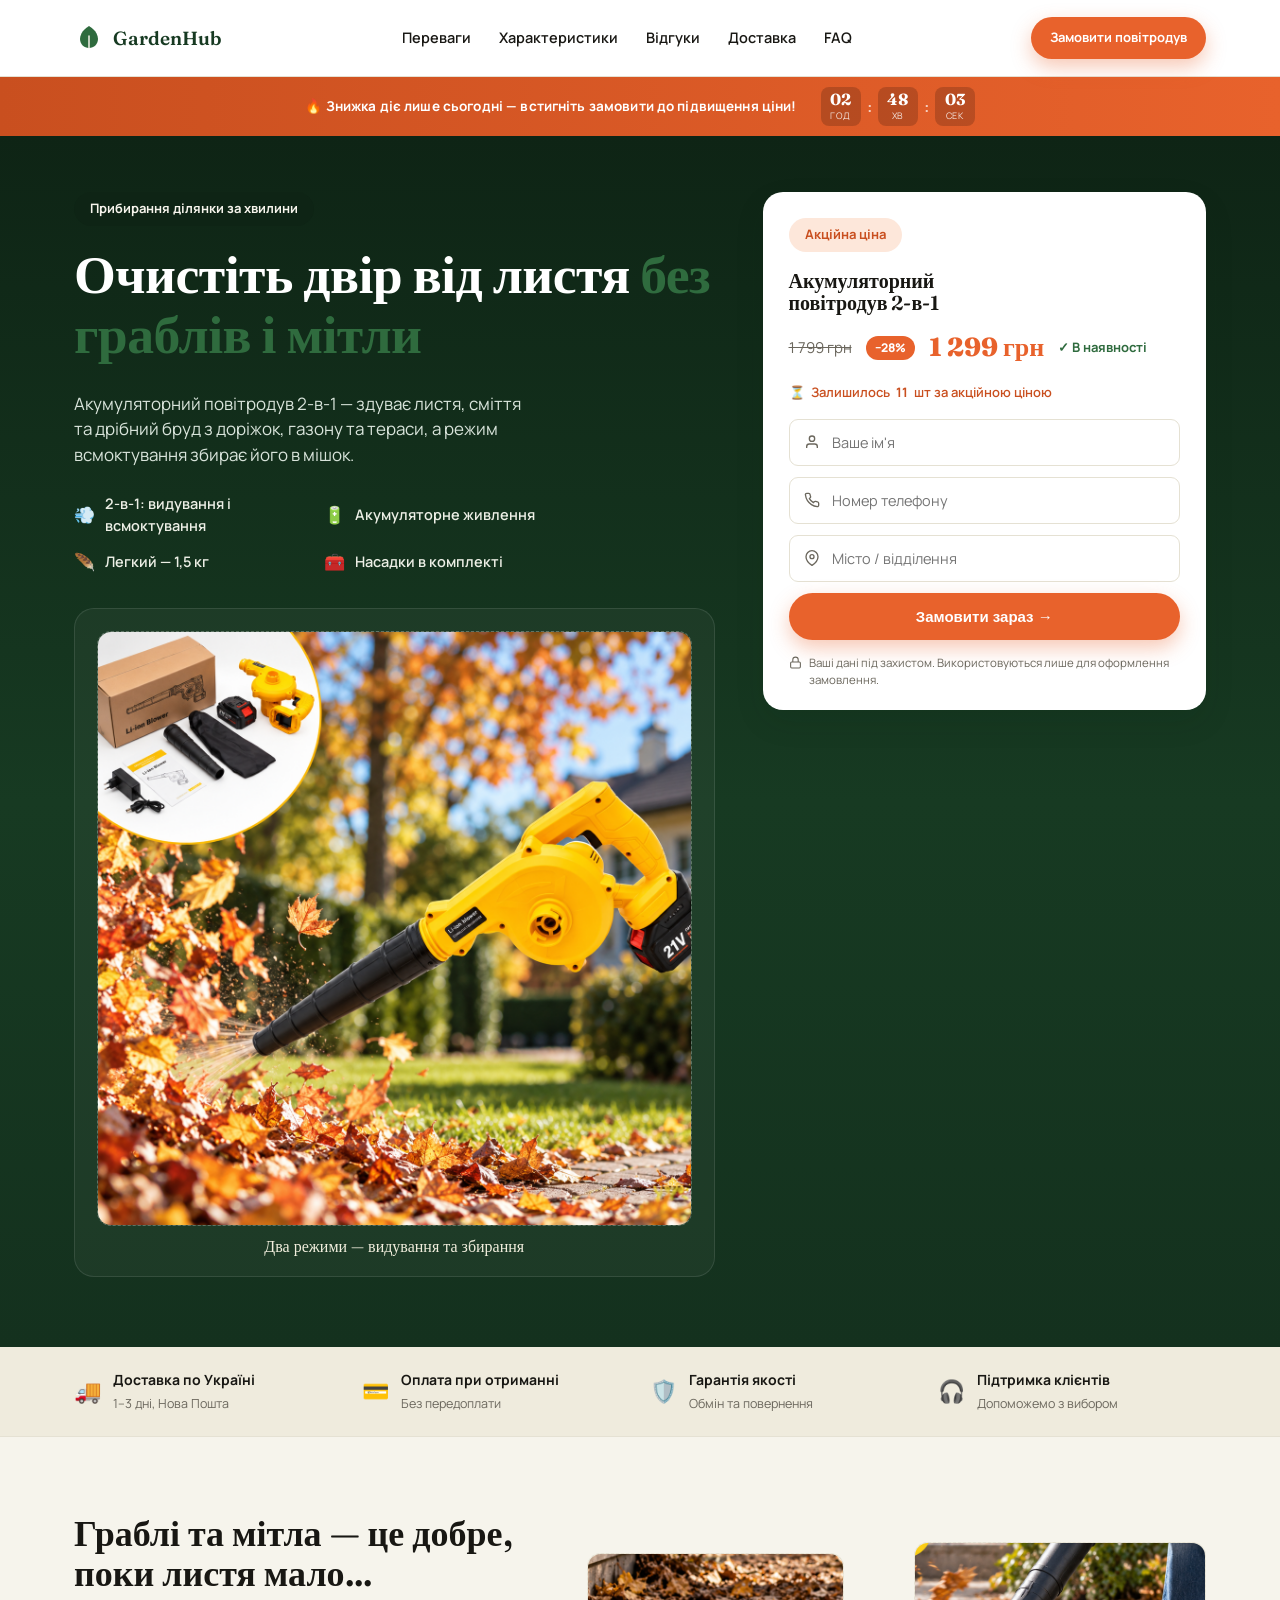
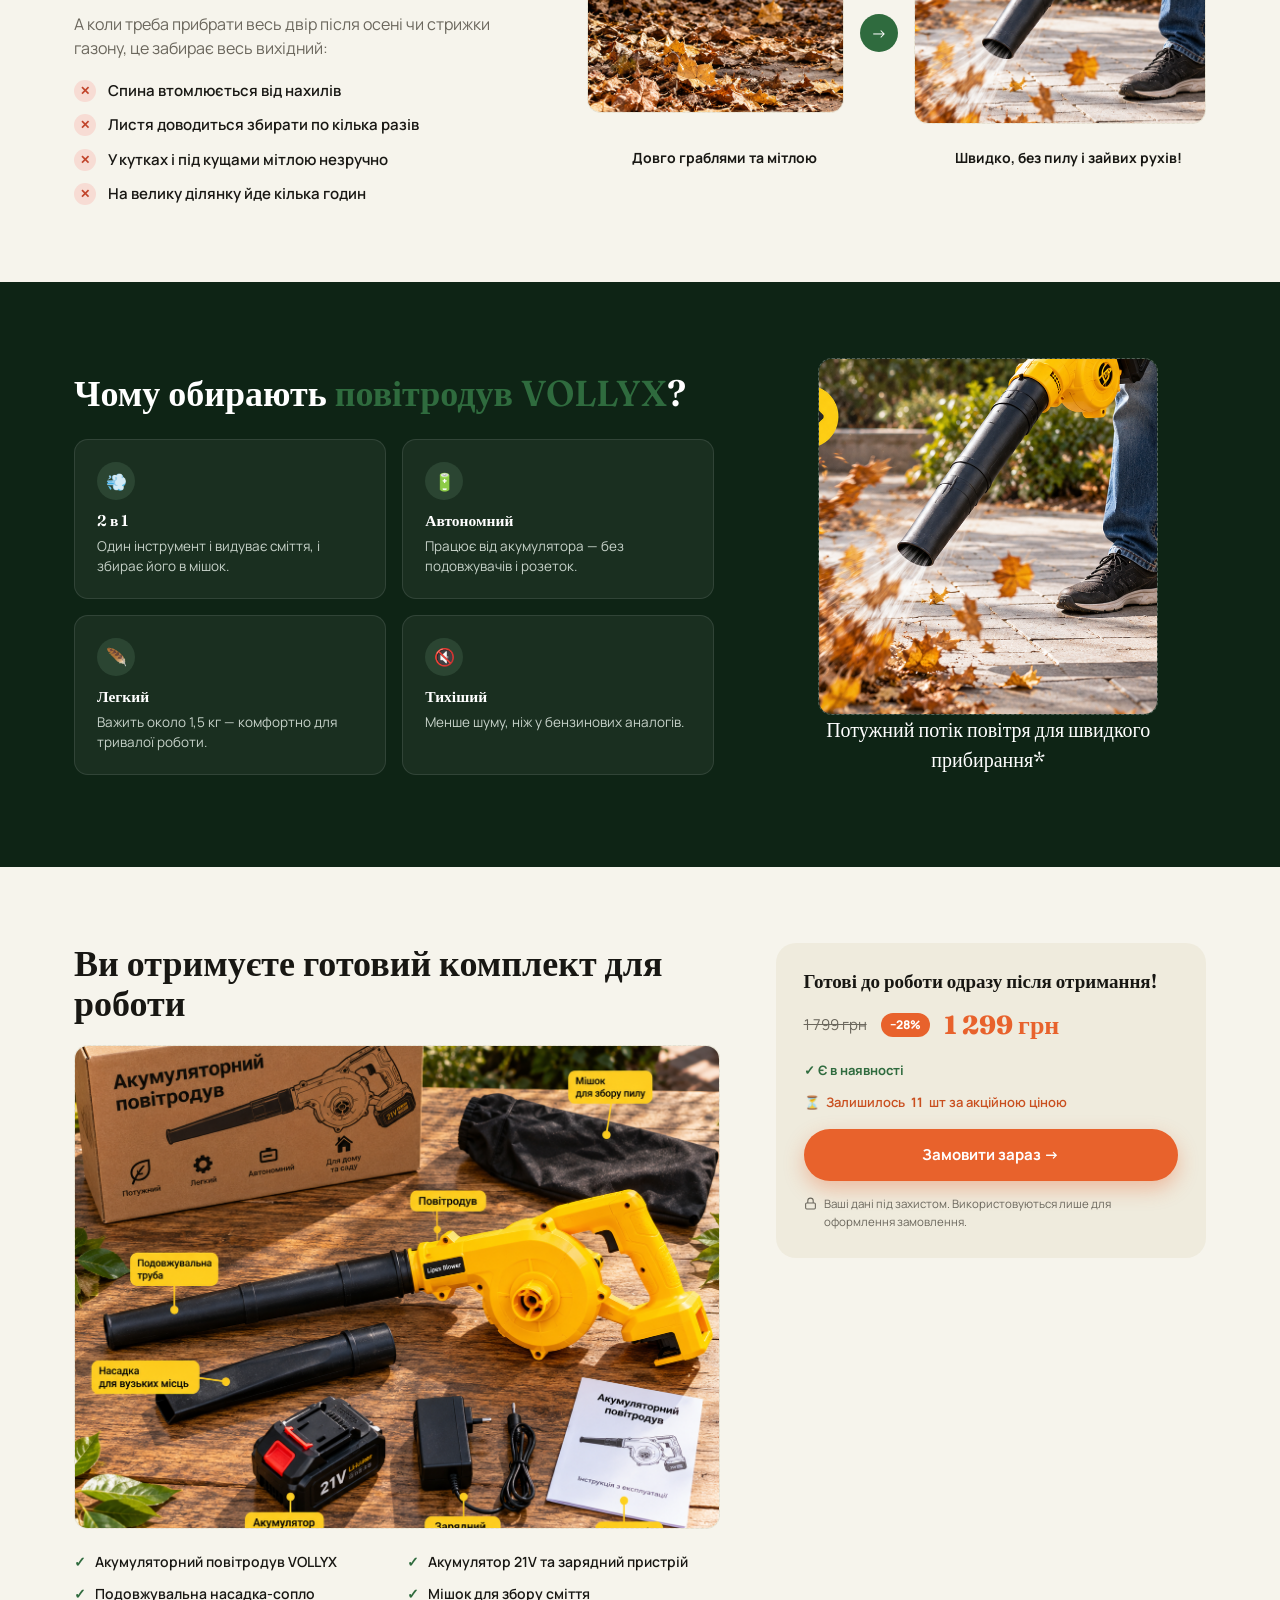
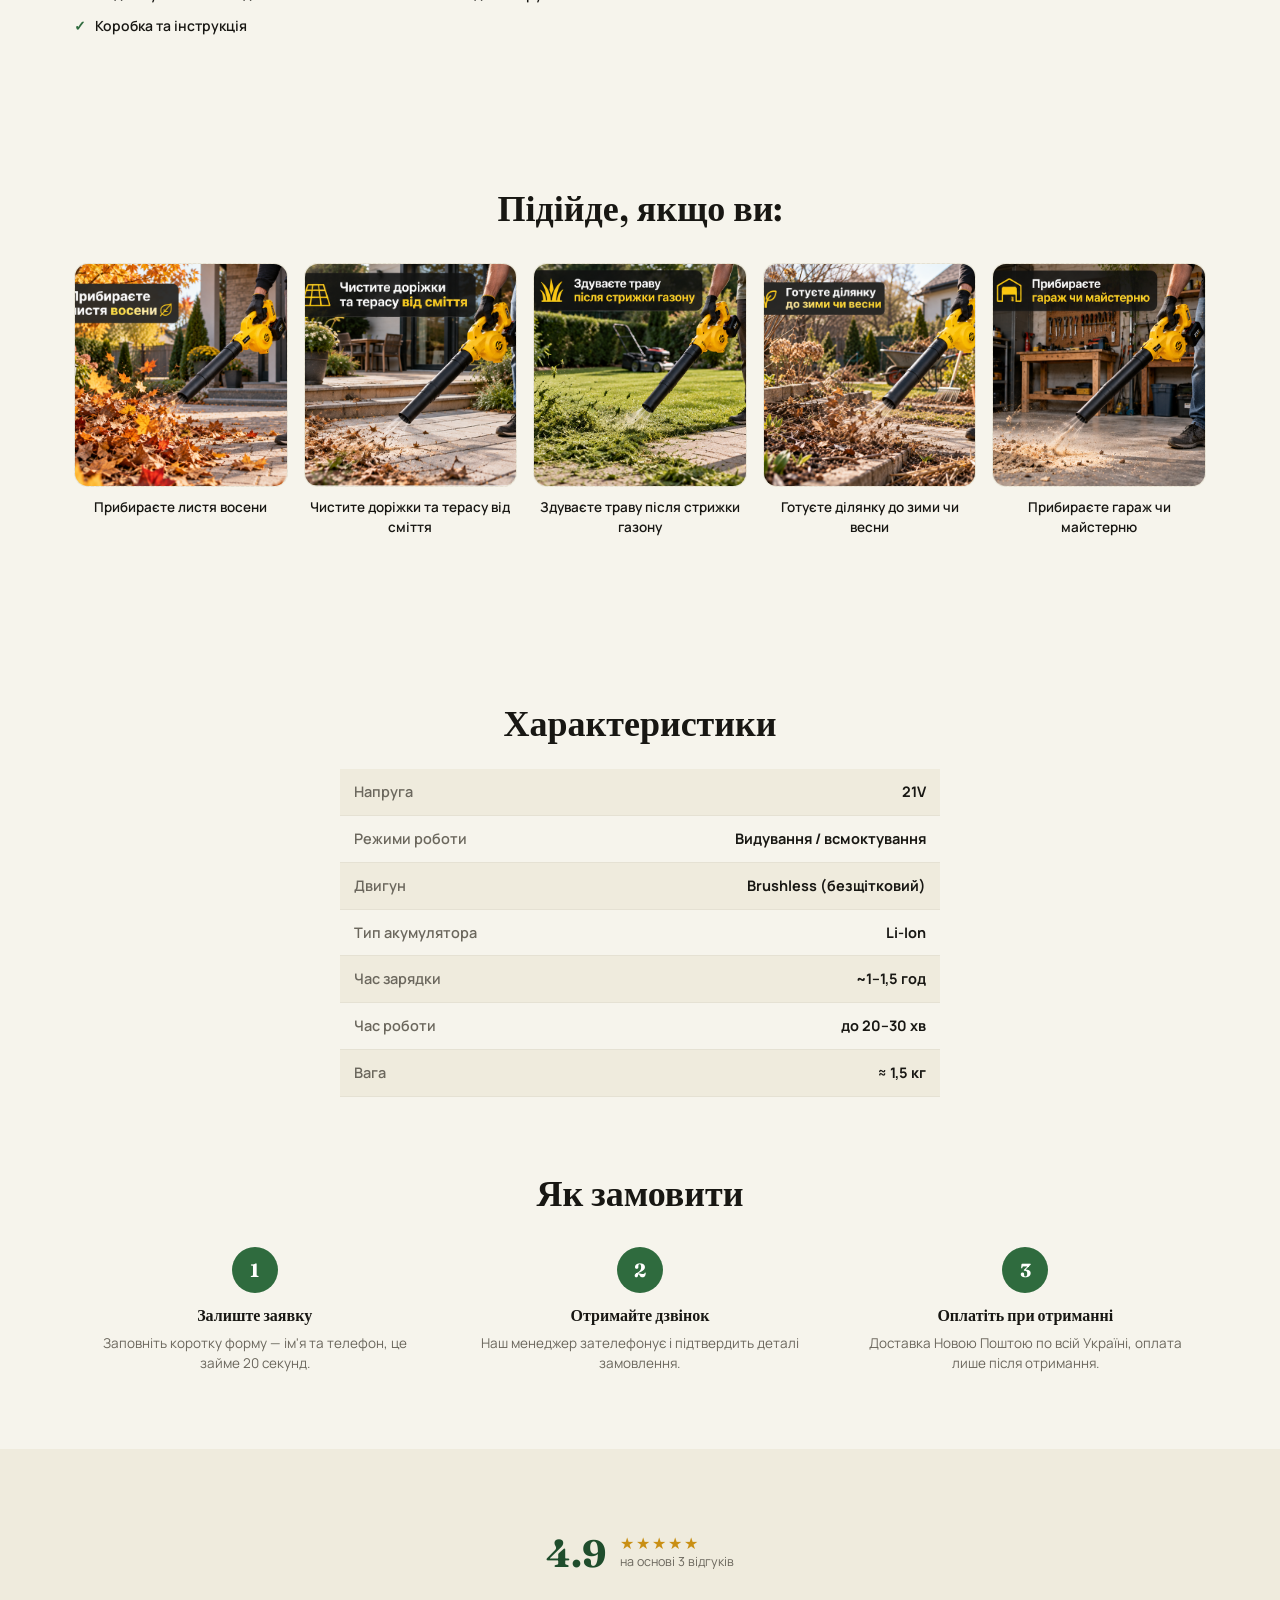
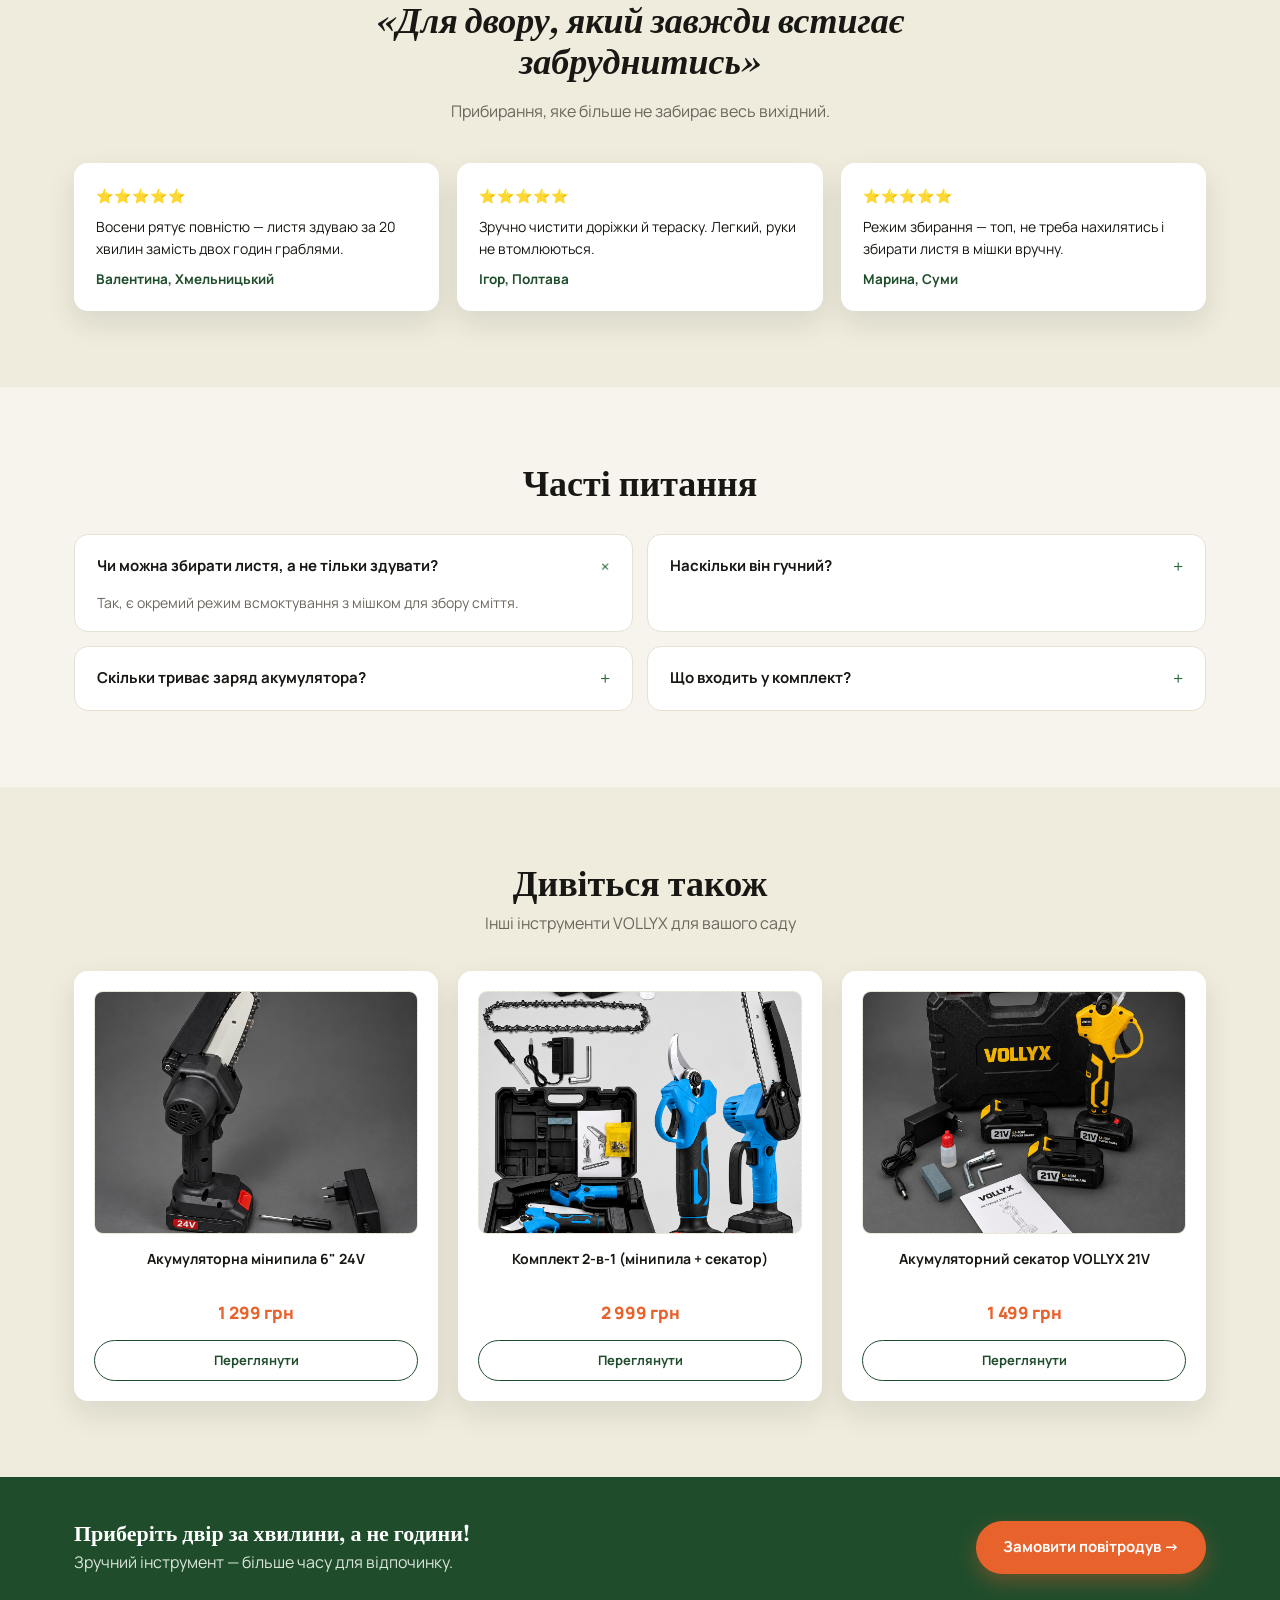
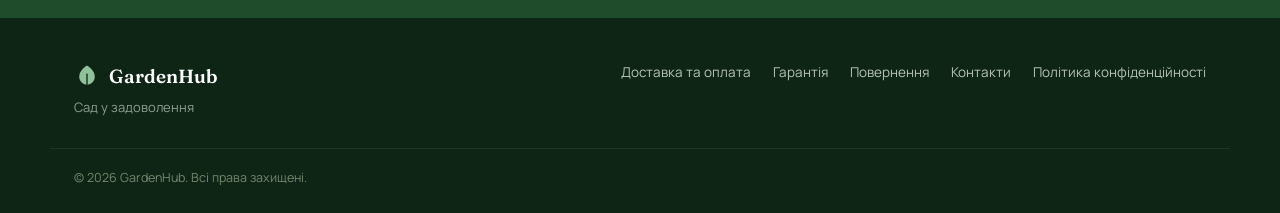
<file: povitroduv.html>
<!DOCTYPE html>
<html lang="uk">
<head>
<meta charset="UTF-8">
<meta name="viewport" content="width=device-width, initial-scale=1.0">
<title>Акумуляторний повітродув 2-в-1 — GardenHub</title>
<link rel="icon" type="image/png" href="img/favicon.png">
<link rel="preconnect" href="https://fonts.googleapis.com">
<link href="https://fonts.googleapis.com/css2?family=Manrope:wght@400;500;600;700;800&family=Fraunces:opsz,wght@9..144,500;9..144,600&display=swap" rel="stylesheet">
<link rel="stylesheet" href="styles.css">

<!-- Meta Pixel Code -->
<script>
!function(f,b,e,v,n,t,s)
{if(f.fbq)return;n=f.fbq=function(){n.callMethod?
n.callMethod.apply(n,arguments):n.queue.push(arguments)};
if(!f._fbq)f._fbq=n;n.push=n;n.loaded=!0;n.version='2.0';
n.queue=[];t=b.createElement(e);t.async=!0;
t.src=v;s=b.getElementsByTagName(e)[0];
s.parentNode.insertBefore(t,s)}(window, document,'script',
'https://connect.facebook.net/en_US/fbevents.js');
fbq('init', '1834124590916023');
fbq('track', 'PageView');
</script>
<noscript><img height="1" width="1" style="display:none"
src="https://www.facebook.com/tr?id=1834124590916023&ev=PageView&noscript=1"
/></noscript>
<!-- End Meta Pixel Code -->


</head>
<body>

<!-- ===== HEADER ===== -->
<header class="site-header">
  <div class="wrap header-inner">
    <a href="index.html" class="logo">
      <svg width="30" height="30" viewBox="0 0 30 30" fill="none"><path d="M15 3C15 3 6 8 6 16C6 21 10 25 15 25C20 25 24 21 24 16C24 8 15 3 15 3Z" fill="#2F6B3E"/><path d="M15 25V13" stroke="#F4F1E8" stroke-width="1.5" stroke-linecap="round"/></svg>
      <span>GardenHub</span>
    </a>
    <nav class="main-nav">
      <a href="#переваги">Переваги</a>
      <a href="#характеристики">Характеристики</a>
      <a href="#відгуки">Відгуки</a>
      <a href="#доставка">Доставка</a>
      <a href="#faq">FAQ</a>
    </nav>
    <div class="header-cta">
      <a href="#замовити" class="btn btn-primary btn-sm">Замовити повітродув</a>
    </div>
  </div>
</header>

<!-- ===== URGENCY BAR ===== -->
<div class="urgency-bar">
  <div class="wrap urgency-inner">
    <p class="urgency-text">🔥 Знижка діє лише сьогодні — встигніть замовити до підвищення ціни!</p>
    <div class="countdown" id="countdown">
      <div class="countdown-cell"><span class="countdown-num" id="cd-h">00</span><small>год</small></div>
      <span class="countdown-colon">:</span>
      <div class="countdown-cell"><span class="countdown-num" id="cd-m">00</span><small>хв</small></div>
      <span class="countdown-colon">:</span>
      <div class="countdown-cell"><span class="countdown-num" id="cd-s">00</span><small>сек</small></div>
    </div>
  </div>
</div>

<!-- ===== HERO ===== -->
<section class="hero">
  <div class="wrap hero-grid">

    <div class="hero-copy">
      <span class="pill pill-dark">Прибирання ділянки за хвилини</span>
      <h1>Очистіть двір від листя <span class="accent">без граблів і мітли</span></h1>
      <p class="lead">Акумуляторний повітродув 2-в-1 — здуває листя, сміття та дрібний бруд з доріжок, газону та тераси, а режим всмоктування збирає його в мішок.</p>

      <ul class="feature-chips">
        <li><span class="chip-ico">💨</span>2-в-1: видування і всмоктування</li>
        <li><span class="chip-ico">🔋</span>Акумуляторне живлення</li>
        <li><span class="chip-ico">🪶</span>Легкий — 1,5 кг</li>
        <li><span class="chip-ico">🧰</span>Насадки в комплекті</li>
      </ul>

      <div class="hero-visual">
        <div class="photo-placeholder on-dark" style="aspect-ratio:1/1;">
          <img src="img/vozduh.png" alt="Акумуляторний повітродув VOLLYX 2-в-1">
        </div>
        <p class="visual-caption">Два режими — видування та збирання</p>
      </div>
    </div>

    <div class="order-card" id="замовити">
      <span class="pill pill-sale">Акційна ціна</span>
      <h3>Акумуляторний<br>повітродув 2-в-1</h3>
      <div class="price-row">
        <span class="price-old">1 799 грн</span>
        <span class="discount-badge">−28%</span>
        <span class="price-new">1 299 грн</span>
        <span class="stock-flag">✓ В наявності</span>
      </div>
      <p class="stock-counter">Залишилось <strong>11</strong> шт за акційною ціною</p>

      <form class="order-form" id="orderForm">
        <label class="field">
          <svg width="16" height="16" viewBox="0 0 24 24" fill="none" stroke="currentColor" stroke-width="2"><path d="M20 21v-2a4 4 0 0 0-4-4H8a4 4 0 0 0-4 4v2"/><circle cx="12" cy="7" r="4"/></svg>
          <input type="text" name="name" placeholder="Ваше ім'я" required>
        </label>
        <label class="field">
          <svg width="16" height="16" viewBox="0 0 24 24" fill="none" stroke="currentColor" stroke-width="2"><path d="M22 16.92v3a2 2 0 0 1-2.18 2 19.79 19.79 0 0 1-8.63-3.07 19.5 19.5 0 0 1-6-6 19.79 19.79 0 0 1-3.07-8.67A2 2 0 0 1 4.11 2h3a2 2 0 0 1 2 1.72c.127.96.362 1.903.7 2.81a2 2 0 0 1-.45 2.11L8.09 9.91a16 16 0 0 0 6 6l1.27-1.27a2 2 0 0 1 2.11-.45c.907.338 1.85.573 2.81.7A2 2 0 0 1 22 16.92z"/></svg>
          <input type="tel" name="phone" placeholder="Номер телефону" required>
        </label>
        <label class="field">
          <svg width="16" height="16" viewBox="0 0 24 24" fill="none" stroke="currentColor" stroke-width="2"><path d="M21 10c0 7-9 13-9 13s-9-6-9-13a9 9 0 0 1 18 0z"/><circle cx="12" cy="10" r="3"/></svg>
          <input type="text" name="city" placeholder="Місто / відділення" required>
        </label>
        <button type="submit" class="btn btn-primary btn-block btn-pulse">Замовити зараз →</button>
      </form>
      <p class="privacy-note">
        <svg width="13" height="13" viewBox="0 0 24 24" fill="none" stroke="currentColor" stroke-width="2"><rect x="3" y="11" width="18" height="11" rx="2"/><path d="M7 11V7a5 5 0 0 1 10 0v4"/></svg>
        Ваші дані під захистом. Використовуються лише для оформлення замовлення.
      </p>
    </div>

  </div>
</section>

<!-- ===== TRUST BAR ===== -->
<section class="trust-bar" id="доставка">
  <div class="wrap trust-grid">
    <div class="trust-item">
      <span class="trust-ico">🚚</span>
      <div><strong>Доставка по Україні</strong><small>1–3 дні, Нова Пошта</small></div>
    </div>
    <div class="trust-item">
      <span class="trust-ico">💳</span>
      <div><strong>Оплата при отриманні</strong><small>Без передоплати</small></div>
    </div>
    <div class="trust-item">
      <span class="trust-ico">🛡️</span>
      <div><strong>Гарантія якості</strong><small>Обмін та повернення</small></div>
    </div>
    <div class="trust-item">
      <span class="trust-ico">🎧</span>
      <div><strong>Підтримка клієнтів</strong><small>Допоможемо з вибором</small></div>
    </div>
  </div>
</section>

<!-- ===== PROBLEM / SOLUTION ===== -->
<section class="section" id="переваги">
  <div class="wrap problem-grid">
    <div class="problem-copy">
      <h2>Граблі та мітла — це добре, поки листя мало...</h2>
      <p class="muted">А коли треба прибрати весь двір після осені чи стрижки газону, це забирає весь вихідний:</p>
      <ul class="cross-list">
        <li><span class="x-ico">✕</span>Спина втомлюється від нахилів</li>
        <li><span class="x-ico">✕</span>Листя доводиться збирати по кілька разів</li>
        <li><span class="x-ico">✕</span>У кутках і під кущами мітлою незручно</li>
        <li><span class="x-ico">✕</span>На велику ділянку йде кілька годин</li>
      </ul>
    </div>
    <div class="compare-visual">
      <div class="compare-photos">
        <div class="photo-placeholder ph-wide">
          <img src="img/v-bylo.png" alt="До">
        </div>
        <span class="compare-arrow">→</span>
        <div class="photo-placeholder ph-wide">
          <img src="img/v-stalo.png" alt="Після">
        </div>
      </div>
      <div class="compare-captions">
        <p>Довго граблями та мітлою</p>
        <span class="compare-arrow-spacer"></span>
        <p>Швидко, без пилу і зайвих рухів!</p>
      </div>
    </div>
  </div>
</section>

<!-- ===== WHY VOLLYX ===== -->
<section class="section why-section">
  <div class="wrap why-grid">
    <div class="why-copy">
      <h2>Чому обирають <span class="accent">повітродув VOLLYX</span>?</h2>
      <div class="why-cards">
        <div class="why-card">
          <span class="why-ico">💨</span>
          <h4>2 в 1</h4>
          <p>Один інструмент і видуває сміття, і збирає його в мішок.</p>
        </div>
        <div class="why-card">
          <span class="why-ico">🔋</span>
          <h4>Автономний</h4>
          <p>Працює від акумулятора — без подовжувачів і розеток.</p>
        </div>
        <div class="why-card">
          <span class="why-ico">🪶</span>
          <h4>Легкий</h4>
          <p>Важить около 1,5 кг — комфортно для тривалої роботи.</p>
        </div>
        <div class="why-card">
          <span class="why-ico">🔇</span>
          <h4>Тихіший</h4>
          <p>Менше шуму, ніж у бензинових аналогів.</p>
        </div>
      </div>
    </div>
    <div class="why-visual">
      <div class="photo-placeholder ph-square on-dark" style="max-width:340px;margin:0 auto;">
        <img src="img/v-stalo.png" alt="Потужний потік повітря для швидкого прибирання*">
      </div>
      <p class="why-visual-title">Потужний потік повітря для швидкого прибирання*</p>
    </div>
  </div>
</section>

<!-- ===== KIT / PRICE BLOCK ===== -->
<section class="section">
  <div class="wrap kit-grid">
    <div class="kit-copy">
      <h2>Ви отримуєте готовий комплект для роботи</h2>
      <div class="photo-placeholder ph-kit" style="margin:22px 0;">
        <img src="img/nabor-vozduh.png" alt="Повний комплект Акумуляторний<br>повітродув 2-в-1">
      </div>
      <ul class="check-list">
        <li>Акумуляторний повітродув VOLLYX</li>
        <li>Акумулятор 21V та зарядний пристрій</li>
        <li>Подовжувальна насадка-сопло</li>
        <li>Мішок для збору сміття</li>
        <li>Коробка та інструкція</li>
      </ul>
    </div>

    <div class="kit-price-card">
      <h3>Готові до роботи одразу після отримання!</h3>
      <div class="price-row">
        <span class="price-old">1 799 грн</span>
        <span class="discount-badge">−28%</span>
        <span class="price-new">1 299 грн</span>
      </div>
      <p class="stock-flag">✓ Є в наявності</p>
      <p class="stock-counter">Залишилось <strong>11</strong> шт за акційною ціною</p>
      <a href="#замовити" class="btn btn-primary btn-block btn-pulse">Замовити зараз →</a>
      <p class="privacy-note">
        <svg width="13" height="13" viewBox="0 0 24 24" fill="none" stroke="currentColor" stroke-width="2"><rect x="3" y="11" width="18" height="11" rx="2"/><path d="M7 11V7a5 5 0 0 1 10 0v4"/></svg>
        Ваші дані під захистом. Використовуються лише для оформлення замовлення.
      </p>
    </div>
  </div>
</section>

<!-- ===== WHO IT SUITS ===== -->
<section class="section">
  <div class="wrap">
    <h2 class="center">Підійде, якщо ви:</h2>
    <div class="suits-grid">
      <div class="suit-card">
        <div class="photo-placeholder ph-square"><img src="img/osin.png" alt="Прибираєте листя восени"></div>
        <p>Прибираєте листя восени</p>
      </div>
      <div class="suit-card">
        <div class="photo-placeholder ph-square"><img src="img/terasa.png" alt="Чистите доріжки та терасу від сміття"></div>
        <p>Чистите доріжки та терасу від сміття</p>
      </div>
      <div class="suit-card">
        <div class="photo-placeholder ph-square"><img src="img/trava.png" alt="Здуваєте траву після стрижки газону"></div>
        <p>Здуваєте траву після стрижки газону</p>
      </div>
      <div class="suit-card">
        <div class="photo-placeholder ph-square"><img src="img/zima.png" alt="Готуєте ділянку до зими чи весни"></div>
        <p>Готуєте ділянку до зими чи весни</p>
      </div>
      <div class="suit-card">
        <div class="photo-placeholder ph-square"><img src="img/garaz.png" alt="Прибираєте гараж чи майстерню"></div>
        <p>Прибираєте гараж чи майстерню</p>
      </div>
    </div>
  </div>
</section>

<!-- ===== SPECS ===== -->
<section class="section" id="характеристики">
  <div class="wrap">
    <h2 class="center">Характеристики</h2>
    <table class="specs-table" style="max-width:600px;margin:26px auto 0;">
        <tr><td>Напруга</td><td>21V</td></tr>
        <tr><td>Режими роботи</td><td>Видування / всмоктування</td></tr>
        <tr><td>Двигун</td><td>Brushless (безщітковий)</td></tr>
        <tr><td>Тип акумулятора</td><td>Li-Ion</td></tr>
        <tr><td>Час зарядки</td><td>~1–1,5 год</td></tr>
        <tr><td>Час роботи</td><td>до 20–30 хв</td></tr>
        <tr><td>Вага</td><td>≈ 1,5 кг</td></tr>
    </table>
  </div>
</section>

<!-- ===== HOW TO ORDER ===== -->
<section class="section how-section">
  <div class="wrap">
    <h2 class="center">Як замовити</h2>
    <div class="how-grid">
      <div class="how-step">
        <span class="how-num">1</span>
        <h4>Залиште заявку</h4>
        <p>Заповніть коротку форму — ім'я та телефон, це займе 20 секунд.</p>
      </div>
      <div class="how-step">
        <span class="how-num">2</span>
        <h4>Отримайте дзвінок</h4>
        <p>Наш менеджер зателефонує і підтвердить деталі замовлення.</p>
      </div>
      <div class="how-step">
        <span class="how-num">3</span>
        <h4>Оплатіть при отриманні</h4>
        <p>Доставка Новою Поштою по всій Україні, оплата лише після отримання.</p>
      </div>
    </div>
  </div>
</section>

<!-- ===== REVIEWS ===== -->
<section class="section reviews-section" id="відгуки">
  <div class="wrap">
    <div class="reviews-head">
      <div class="rating-summary">
        <span class="rating-number">4.9</span>
        <div class="rating-stars-block">
          <div class="rating-stars">★★★★★</div>
          <span class="rating-count">на основі 3 відгуків</span>
        </div>
      </div>
      <h2>«Для двору, який завжди встигає забруднитись»</h2>
      <p class="muted">Прибирання, яке більше не забирає весь вихідний.</p>
    </div>
    <div class="reviews-grid">
      <div class="review-card">
        <div class="review-stars">⭐⭐⭐⭐⭐</div>
        <p class="review-text">Восени рятує повністю — листя здуваю за 20 хвилин замість двох годин граблями.</p>
        <p class="review-author">Валентина, Хмельницький</p>
      </div>
      <div class="review-card">
        <div class="review-stars">⭐⭐⭐⭐⭐</div>
        <p class="review-text">Зручно чистити доріжки й тераску. Легкий, руки не втомлюються.</p>
        <p class="review-author">Ігор, Полтава</p>
      </div>
      <div class="review-card">
        <div class="review-stars">⭐⭐⭐⭐⭐</div>
        <p class="review-text">Режим збирання — топ, не треба нахилятись і збирати листя в мішки вручну.</p>
        <p class="review-author">Марина, Суми</p>
      </div>
    </div>
  </div>
</section>

<!-- ===== FAQ ===== -->
<section class="section" id="faq">
  <div class="wrap">
    <h2 class="center">Часті питання</h2>
    <div class="faq-grid">
      <details class="faq-item" open>
        <summary>Чи можна збирати листя, а не тільки здувати? <span class="faq-plus">+</span></summary>
        <p>Так, є окремий режим всмоктування з мішком для збору сміття.</p>
      </details>
      <details class="faq-item" >
        <summary>Наскільки він гучний? <span class="faq-plus">+</span></summary>
        <p>Помітно тихіший за бензинові повітродуви, підходить для роботи вранці чи ввечері.</p>
      </details>
      <details class="faq-item" >
        <summary>Скільки триває заряд акумулятора? <span class="faq-plus">+</span></summary>
        <p>Орієнтовно 20–30 хв безперервної роботи на одному заряді.</p>
      </details>
      <details class="faq-item" >
        <summary>Що входить у комплект? <span class="faq-plus">+</span></summary>
        <p>Повітродув, акумулятор, зарядний пристрій, насадки, мішок для сміття та плечовий ремінь.</p>
      </details>
    </div>
  </div>
</section>

<!-- ===== CROSS-SELL ===== -->
<section class="section upsell-section">
  <div class="wrap">
    <div class="upsell-head">
      <h2>Дивіться також</h2>
      <p class="muted">Інші інструменти VOLLYX для вашого саду</p>
    </div>
    <div class="upsell-grid">
      <div class="upsell-card">
        <div class="upsell-photo">
          <img src="img/pila.png" alt="Акумуляторна мінипила 6&quot; 24V">
        </div>
        <p class="upsell-name">Акумуляторна мінипила 6" 24V</p>
        <p class="upsell-price">1 299 грн</p>
        <a href="minipila.html" class="btn btn-outline btn-sm upsell-link">Переглянути</a>
      </div>
      <div class="upsell-card">
        <div class="upsell-photo">
          <img src="img/2v1.png" alt="Комплект 2-в-1 (мінипила + секатор)">
        </div>
        <p class="upsell-name">Комплект 2-в-1 (мінипила + секатор)</p>
        <p class="upsell-price">2 999 грн</p>
        <a href="komplekt-2v1.html" class="btn btn-outline btn-sm upsell-link">Переглянути</a>
      </div>
      <div class="upsell-card">
        <div class="upsell-photo">
          <img src="img/kit-yellow.png" alt="Акумуляторний секатор VOLLYX 21V">
        </div>
        <p class="upsell-name">Акумуляторний секатор VOLLYX 21V</p>
        <p class="upsell-price">1 499 грн</p>
        <a href="index.html" class="btn btn-outline btn-sm upsell-link">Переглянути</a>
      </div>
    </div>
  </div>
</section>

<!-- ===== FOOTER CTA ===== -->
<section class="footer-cta">
  <div class="wrap footer-cta-inner">
    <div>
      <h3>Приберіть двір за хвилини, а не години!</h3>
      <p>Зручний інструмент — більше часу для відпочинку.</p>
    </div>
    <a href="#замовити" class="btn btn-primary">Замовити повітродув →</a>
  </div>
</section>

<!-- ===== FOOTER ===== -->
<footer class="site-footer">
  <div class="wrap footer-grid">
    <div class="footer-brand">
      <span class="logo">
        <svg width="26" height="26" viewBox="0 0 30 30" fill="none"><path d="M15 3C15 3 6 8 6 16C6 21 10 25 15 25C20 25 24 21 24 16C24 8 15 3 15 3Z" fill="#8FC29B"/><path d="M15 25V13" stroke="#0E2415" stroke-width="1.5" stroke-linecap="round"/></svg>
        <span>GardenHub</span>
      </span>
      <p>Сад у задоволення</p>
    </div>
    <nav class="footer-nav">
      <a href="#доставка">Доставка та оплата</a>
      <a href="#">Гарантія</a>
      <a href="#">Повернення</a>
      <a href="#">Контакти</a>
      <a href="#">Політика конфіденційності</a>
    </nav>
  </div>
  <div class="wrap footer-bottom">© 2026 GardenHub. Всі права захищені.</div>
</footer>

<!-- ===== ORDER TOAST NOTIFICATION ===== -->
<div class="order-toast" id="orderToast" role="status" aria-live="polite">
  <button type="button" class="order-toast-close" id="orderToastClose" aria-label="Закрити">✕</button>
  <span class="order-toast-emoji">🔥</span>
  <div class="order-toast-text">
    <strong>Валентина, Хмельницький</strong>
    <span>щойно оформив замовлення</span>
  </div>
</div>

<!-- ===== THANK YOU MODAL ===== -->
<div class="modal-overlay" id="thankYouModal">
  <div class="modal-box">
    <button type="button" class="modal-close" id="thankYouClose" aria-label="Закрити">✕</button>
    <div class="modal-icon">✅</div>
    <h3>Дякуємо за замовлення!</h3>
    <p>Ми отримали вашу заявку. Наш менеджер зв'яжеться з вами найближчим часом для підтвердження.</p>
  </div>
</div>

<script>
(function(){

  /* =====================================================================
     TELEGRAM: встав свої дані нижче.
     BOT_TOKEN  — токен бота, який видає @BotFather (наприклад: 123456:AAExxx...)
     CHAT_ID    — id чату/каналу/групи, куди прилітатимуть заявки
     PRODUCT_TAG — позначка товару, буде видно в кожному повідомленні
     ===================================================================== */
  var TELEGRAM_CONFIG = {
    BOT_TOKEN: '8886259179:AAHa03qbeppMBbvvzBpMpKvcpt81rTZt5Ik',   // <-- вставте токен бота
    CHAT_ID:   '567800143',     // <-- вставте chat_id
    PRODUCT_TAG: 'Повітродув'
  };

  function sendOrderToTelegram(data){
    var token = TELEGRAM_CONFIG.BOT_TOKEN;
    var chatId = TELEGRAM_CONFIG.CHAT_ID;
    if (!token || token.indexOf('ВАШ_') === 0 || !chatId || String(chatId).indexOf('ВАШ_') === 0) {
      console.warn('Telegram: вкажіть BOT_TOKEN і CHAT_ID у TELEGRAM_CONFIG, щоб заявки надходили в чат.');
      return Promise.resolve();
    }

    var text =
      '🛒 НОВЕ ЗАМОВЛЕННЯ — ' + TELEGRAM_CONFIG.PRODUCT_TAG + '\n' +
      "👤 Ім'я: " + data.name + '\n' +
      '📞 Телефон: ' + data.phone + '\n' +
      '🏙 Місто/відділення: ' + data.city;

    var url = 'https://api.telegram.org/bot' + token + '/sendMessage'
      + '?chat_id=' + encodeURIComponent(chatId)
      + '&text=' + encodeURIComponent(text);

    return fetch(url).catch(function(err){
      console.error('Telegram: не вдалося відправити заявку', err);
    });
  }

  var orderForm = document.getElementById('orderForm');
  if (orderForm) {
    orderForm.addEventListener('submit', function(e){
      e.preventDefault();
      var data = {
        name: orderForm.querySelector('input[name="name"]').value.trim(),
        phone: orderForm.querySelector('input[name="phone"]').value.trim(),
        city: orderForm.querySelector('input[name="city"]').value.trim()
      };
      sendOrderToTelegram(data).then(function(){
        showThankYouModal();
        orderForm.reset();
      });
    });
  }

  var thankYouModal = document.getElementById('thankYouModal');
  var thankYouClose = document.getElementById('thankYouClose');

  function showThankYouModal(){
    thankYouModal.classList.add('is-visible');
  }
  function hideThankYouModal(){
    thankYouModal.classList.remove('is-visible');
  }
  if (thankYouClose) thankYouClose.addEventListener('click', hideThankYouModal);
  if (thankYouModal) thankYouModal.addEventListener('click', function(e){
    if (e.target === thankYouModal) hideThankYouModal();
  });

  var toast = document.getElementById('orderToast');
  var closeBtn = document.getElementById('orderToastClose');
  var hideTimer;

  function hideToast(){
    toast.classList.remove('is-visible');
    clearTimeout(hideTimer);
  }

  setTimeout(function(){
    toast.classList.add('is-visible');
    hideTimer = setTimeout(hideToast, 3800);
  }, 23000);

  closeBtn.addEventListener('click', hideToast);
})();
</script>

<script>
(function(){
  var elH = document.getElementById('cd-h');
  var elM = document.getElementById('cd-m');
  var elS = document.getElementById('cd-s');
  if(!elH||!elM||!elS) return;

  function pad(n){ return String(n).padStart(2,'0'); }

  function getTarget(){
    var t = new Date();
    t.setHours(24,0,0,0); // відлік до найближчої півночі
    return t;
  }

  var target = getTarget();

  function tick(){
    var now = new Date();
    var diff = target - now;
    if (diff <= 0){
      target = getTarget();
      diff = target - now;
    }
    var h = Math.floor(diff / 3600000);
    var m = Math.floor((diff % 3600000) / 60000);
    var s = Math.floor((diff % 60000) / 1000);
    elH.textContent = pad(h);
    elM.textContent = pad(m);
    elS.textContent = pad(s);
  }

  tick();
  setInterval(tick, 1000);
})();
</script>

</body>
</html>
</file>
<file: styles.css>
/* ============ TOKENS ============ */
:root{
  --green-900:#0E2415;
  --green-800:#173A22;
  --green-700:#1F4D2C;
  --green-600:#2F6B3E;
  --green-500:#3E8A50;
  --cream:#F6F4EC;
  --cream-2:#EFEBDD;
  --ink:#181713;
  --muted:#6B675D;
  --yellow:#F5B324;
  --yellow-dark:#C98F14;
  --orange:#E8622C;
  --orange-dark:#C94F1F;
  --white:#FFFFFF;
  --line:#E5E1D3;
  --radius-lg:20px;
  --radius-md:14px;
  --radius-sm:9px;
  --shadow:0 12px 30px rgba(14,36,21,.10);
  --font-display:"Fraunces", serif;
  --font-body:"Manrope", sans-serif;
}

*{box-sizing:border-box;}
html{scroll-behavior:smooth;}
body{
  margin:0;
  font-family:var(--font-body);
  color:var(--ink);
  background:var(--cream);
  line-height:1.5;
  -webkit-font-smoothing:antialiased;
}
img,svg{display:block;max-width:100%;}
a{color:inherit;text-decoration:none;}
ul{list-style:none;margin:0;padding:0;}
h1,h2,h3,h4{font-family:var(--font-display);margin:0 0 .5em;line-height:1.12;font-weight:600;}
p{margin:0 0 1em;}
.wrap{max-width:1180px;margin:0 auto;padding:0 24px;}
.muted{color:var(--muted);}
.center{text-align:center;}
.accent{color:var(--green-600);}

/* ============ BUTTONS ============ */
.btn{
  display:inline-flex;align-items:center;justify-content:center;gap:8px;
  padding:14px 26px;border-radius:999px;font-weight:700;font-size:15px;
  border:1px solid transparent;cursor:pointer;transition:transform .15s ease, box-shadow .15s ease, background .15s ease;
  white-space:nowrap;
}
.btn:hover{transform:translateY(-1px);}
.btn-primary{background:var(--orange);color:#fff;box-shadow:0 8px 20px rgba(232,98,44,.35);}
.btn-primary:hover{background:var(--orange-dark);}
.btn-outline{background:transparent;color:var(--green-700);border-color:var(--green-700);padding:10px 18px;font-size:13px;}
.btn-outline:hover{background:var(--green-700);color:#fff;}
.btn-block{width:100%;}
.btn-sm{padding:10px 18px;font-size:13px;}

.pill{
  display:inline-flex;align-items:center;gap:6px;
  padding:7px 16px;border-radius:999px;font-size:13px;font-weight:700;
  margin-bottom:18px;
}
.pill-dark{background:var(--green-900);color:var(--cream);}
.pill-sale{background:#FDE7DA;color:var(--orange-dark);}

/* ============ HEADER ============ */
.site-header{
  background:var(--white);
  border-bottom:1px solid var(--line);
  position:sticky;top:0;z-index:50;
}
.header-inner{
  display:flex;align-items:center;justify-content:space-between;
  height:76px;gap:24px;
}
.logo{display:flex;align-items:center;gap:9px;font-family:var(--font-display);font-weight:600;font-size:19px;color:var(--green-800);}
.main-nav{display:flex;gap:28px;font-size:14.5px;font-weight:600;color:var(--ink);flex:1;justify-content:center;}
.main-nav a:hover{color:var(--green-600);}
.header-cta{display:flex;align-items:center;gap:22px;}
.phone{display:flex;align-items:center;gap:9px;font-weight:700;font-size:14.5px;color:var(--green-800);}
.phone small{display:block;font-weight:500;color:var(--muted);font-size:11.5px;}

/* ============ HERO ============ */
.hero{
  background:linear-gradient(180deg, var(--green-900) 0%, var(--green-800) 55%, #14311E 100%);
  color:var(--cream);
  padding:56px 0 70px;
}
.hero-grid{
  display:grid;grid-template-columns:1.3fr .9fr;gap:48px;align-items:start;
}
.hero-copy h1{
  font-size:clamp(34px,4.2vw,54px);
  color:#fff;
  letter-spacing:-.01em;
}
.hero-copy .lead{
  font-size:17px;color:#D9E4DB;max-width:46ch;margin-bottom:26px;
}
.feature-chips{
  display:grid;grid-template-columns:1fr 1fr;gap:12px 20px;margin-bottom:34px;max-width:480px;
}
.feature-chips li{display:flex;align-items:center;gap:10px;font-size:14.5px;font-weight:600;color:#EDEFE6;}
.chip-ico{font-size:17px;}

.hero-visual{
  background:rgba(255,255,255,.04);
  border:1px solid rgba(255,255,255,.1);
  border-radius:var(--radius-lg);
  padding:22px 22px 18px;
  position:relative;
}
.color-callout{display:flex;align-items:center;gap:10px;margin-bottom:6px;}
.callout-label{font-size:13px;font-weight:700;color:#F5D48A;}
.dot{
  width:18px;height:18px;border-radius:50%;border:2px solid rgba(255,255,255,.4);
  padding:0;cursor:pointer;transition:transform .15s ease, border-color .15s ease, box-shadow .15s ease;
  appearance:none;-webkit-appearance:none;
}
.dot:hover{transform:scale(1.12);}
.dot.is-active{border-color:#fff;box-shadow:0 0 0 3px rgba(255,255,255,.18);}
.dot-yellow{background:var(--yellow);}
.dot-black{background:#1a1a1a;}
.product-render{margin:6px 0;border-radius:var(--radius-md);overflow:hidden;background:#232323;}
.product-render img{width:100%;height:auto;display:block;aspect-ratio:900/769;object-fit:cover;}
.visual-caption{
  text-align:center;font-family:var(--font-display);font-size:16px;color:#F1EEDD;margin:8px 0 0;
}

/* Order card */
.order-card{
  background:var(--white);color:var(--ink);
  border-radius:var(--radius-lg);
  padding:26px 26px 22px;
  box-shadow:var(--shadow);
  align-self:start;
}
.order-card h3{font-size:20px;margin-bottom:14px;}
.price-row{display:flex;align-items:center;flex-wrap:wrap;gap:10px 14px;margin-bottom:16px;}
.price-old{color:var(--muted);text-decoration:line-through;font-size:15px;}
.price-new{color:var(--orange);font-size:26px;font-weight:800;font-family:var(--font-display);}
.stock-flag{color:var(--green-600);font-weight:700;font-size:13px;}

.field-group{margin-bottom:16px;}
.field-label{display:block;font-size:13px;font-weight:700;color:var(--muted);margin-bottom:8px;}
.color-select{display:flex;gap:10px;}
.color-opt{
  display:flex;align-items:center;gap:8px;padding:9px 14px;border:1.5px solid var(--line);
  border-radius:999px;font-size:13.5px;font-weight:600;cursor:pointer;position:relative;
}
.color-opt input{position:absolute;opacity:0;}
.color-opt.is-active{border-color:var(--orange);background:#FFF4EE;}
.swatch{width:14px;height:14px;border-radius:50%;display:inline-block;}
.swatch-yellow{background:var(--yellow);}
.swatch-black{background:#1a1a1a;}

.order-form{display:flex;flex-direction:column;gap:11px;margin-bottom:14px;}
.field{
  display:flex;align-items:center;gap:10px;border:1.5px solid var(--line);
  border-radius:var(--radius-sm);padding:12px 14px;color:var(--muted);
}
.field svg{flex-shrink:0;}
.field input{
  border:none;outline:none;flex:1;font-family:var(--font-body);font-size:14.5px;color:var(--ink);background:transparent;
}
.privacy-note{
  display:flex;align-items:flex-start;gap:7px;font-size:11.5px;color:var(--muted);margin:0;
}
.privacy-note svg{flex-shrink:0;margin-top:2px;}

/* ============ TRUST BAR ============ */
.trust-bar{background:var(--cream-2);border-bottom:1px solid var(--line);padding:22px 0;}
.trust-grid{display:grid;grid-template-columns:repeat(4,1fr);gap:20px;}
.trust-item{display:flex;align-items:center;gap:12px;}
.trust-ico{font-size:22px;}
.trust-item strong{display:block;font-size:14px;}
.trust-item small{color:var(--muted);font-size:12.5px;}

/* ============ SECTIONS ============ */
.section{padding:76px 0;}
.section h2{font-size:clamp(26px,3vw,36px);}

/* problem/solution */
.problem-grid{display:grid;grid-template-columns:.85fr 1.15fr;gap:56px;align-items:center;}
.cross-list{display:flex;flex-direction:column;gap:12px;margin-top:20px;}
.cross-list li{display:flex;align-items:center;gap:12px;font-weight:600;font-size:15px;}
.x-ico{
  width:22px;height:22px;border-radius:50%;background:#F7DCD4;color:#C1442A;
  display:flex;align-items:center;justify-content:center;font-size:12px;flex-shrink:0;
}
.compare-visual{display:flex;flex-direction:column;gap:14px;}
.compare-photos{display:flex;align-items:center;gap:16px;}
.compare-img{flex:1;border-radius:var(--radius-md);overflow:hidden;box-shadow:var(--shadow);}
.compare-captions{display:flex;align-items:center;gap:16px;}
.compare-captions p{flex:1;text-align:center;font-weight:700;font-size:14px;margin:0;}
.compare-arrow,.compare-arrow-spacer{
  width:38px;height:38px;flex-shrink:0;
}
.compare-arrow{
  border-radius:50%;background:var(--green-600);color:#fff;
  display:flex;align-items:center;justify-content:center;font-size:16px;
}
.tag{
  position:absolute;top:10px;left:10px;z-index:2;padding:4px 10px;border-radius:6px;
  font-size:11px;font-weight:800;color:#fff;
}
.tag-red{background:#C1442A;}
.tag-green{background:var(--green-600);}
.real-results-img{border-radius:var(--radius-md);overflow:hidden;box-shadow:var(--shadow);margin-top:18px;}
.real-results-img img{width:100%;display:block;}

/* why section */
.why-section{background:var(--green-900);color:var(--cream);}
.why-section h2{color:#fff;}
.why-grid{display:grid;grid-template-columns:1.25fr .85fr;gap:56px;align-items:center;}
.why-cards{display:grid;grid-template-columns:1fr 1fr;gap:16px;margin-top:26px;}
.why-card{
  background:rgba(255,255,255,.05);border:1px solid rgba(255,255,255,.1);
  border-radius:var(--radius-md);padding:22px;
}
.why-ico{
  display:inline-flex;align-items:center;justify-content:center;
  width:38px;height:38px;border-radius:50%;background:rgba(143,194,155,.15);
  font-size:17px;margin-bottom:12px;
}
.why-card h4{color:#fff;font-size:15.5px;margin-bottom:6px;}
.why-card p{font-size:13.5px;color:#C7D2C9;margin:0;}
.why-visual-title{font-family:var(--font-display);font-size:20px;color:#fff;text-align:center;margin-bottom:16px;}
.cut-render{max-width:340px;margin:0 auto;border-radius:var(--radius-md);overflow:hidden;box-shadow:0 16px 40px rgba(0,0,0,.35);}
.cut-render img{width:100%;display:block;}

/* kit */
.kit-grid{display:grid;grid-template-columns:1.2fr .8fr;gap:56px;align-items:start;}
.kit-render{
  border-radius:var(--radius-md);overflow:hidden;margin:22px 0;box-shadow:var(--shadow);
}
.kit-render img{width:100%;display:block;}
.check-list{display:grid;grid-template-columns:1fr 1fr;gap:11px 20px;}
.check-list li{display:flex;align-items:center;gap:9px;font-weight:600;font-size:14px;}
.check-list li::before{content:"✓";color:var(--green-600);font-weight:800;flex-shrink:0;}
.kit-price-card{
  background:var(--cream-2);border-radius:var(--radius-lg);padding:28px;
  position:sticky;top:100px;
}
.kit-price-card h3{font-size:19px;margin-bottom:14px;}
.kit-price-card .btn-block{margin-bottom:14px;}

/* suits */
.suits-grid{display:grid;grid-template-columns:repeat(5,1fr);gap:16px;margin-top:34px;}
.suit-card p{text-align:center;font-weight:600;font-size:13.5px;margin-top:10px;}
.suit-img{
  aspect-ratio:1/1.05;border-radius:var(--radius-md);
  overflow:hidden;box-shadow:var(--shadow);
}
.suit-img img{width:100%;height:100%;object-fit:cover;display:block;}

/* specs */
.specs-grid{display:grid;grid-template-columns:1fr 1fr;gap:56px;}
.specs-table{width:100%;border-collapse:collapse;margin:18px 0 8px;}
.specs-table td{padding:12px 14px;border-bottom:1px solid var(--line);font-size:14.5px;}
.specs-table tr td:first-child{color:var(--muted);font-weight:600;}
.specs-table tr td:last-child{font-weight:700;text-align:right;}
.specs-table tr:nth-child(odd){background:var(--cream-2);}

/* reviews */
.reviews-section{background:var(--cream-2);}
.reviews-head{text-align:center;max-width:640px;margin:0 auto 40px;}
.reviews-head h2{font-style:italic;}
.reviews-grid{display:grid;grid-template-columns:repeat(3,1fr);gap:18px;}
.review-card{
  background:var(--white);border-radius:var(--radius-md);padding:22px;box-shadow:var(--shadow);
  display:flex;flex-direction:column;gap:10px;
}
.review-stars{font-size:14px;letter-spacing:1px;}
.review-text{font-size:14px;color:var(--ink);margin:0;flex:1;line-height:1.55;}
.review-author{margin:0;font-weight:700;font-size:13.5px;color:var(--green-700);}

/* faq */
.faq-grid{display:grid;grid-template-columns:1fr 1fr;gap:14px;margin-top:30px;}
.faq-item{
  background:var(--white);border:1px solid var(--line);border-radius:var(--radius-md);
  padding:18px 22px;
}
.faq-item summary{
  cursor:pointer;font-weight:700;font-size:15px;display:flex;justify-content:space-between;
  align-items:center;list-style:none;
}
.faq-item summary::-webkit-details-marker{display:none;}
.faq-plus{color:var(--green-600);font-size:18px;font-weight:400;}
.faq-item[open] .faq-plus{transform:rotate(45deg);}
.faq-item p{margin:12px 0 0;color:var(--muted);font-size:14px;}

/* upsell */
.upsell-section{background:var(--cream-2);}
.upsell-head{text-align:center;margin-bottom:36px;}
.upsell-head h2{margin-bottom:8px;}
.upsell-grid{display:grid;grid-template-columns:repeat(3,1fr);gap:20px;}
.upsell-card{
  background:var(--white);border-radius:var(--radius-md);padding:20px;text-align:center;
  box-shadow:var(--shadow);
}
.upsell-photo{
  aspect-ratio:4/3;border-radius:var(--radius-sm);margin-bottom:14px;
  border:1.5px dashed var(--line);background:var(--cream-2);
  display:flex;align-items:center;justify-content:center;overflow:hidden;
}
.upsell-photo:empty::after{
  content:"Місце для фото";
  font-size:12.5px;font-weight:600;color:var(--muted);
}
.upsell-photo img{width:100%;height:100%;object-fit:cover;display:block;}
.upsell-name{font-weight:700;font-size:14px;min-height:38px;}
.upsell-price{color:var(--orange);font-weight:800;font-size:17px;margin-bottom:14px;}
.upsell-link{width:100%;}

/* footer cta */
.footer-cta{background:var(--green-700);color:#fff;padding:44px 0;}
.footer-cta-inner{display:flex;align-items:center;justify-content:space-between;gap:24px;flex-wrap:wrap;}
.footer-cta h3{color:#fff;margin-bottom:4px;font-size:22px;}
.footer-cta p{margin:0;color:#D9E4DB;}

/* footer */
.site-footer{background:var(--green-900);color:#B7C4B9;padding:44px 0 0;}
.footer-grid{display:flex;justify-content:space-between;align-items:flex-start;flex-wrap:wrap;gap:24px;padding-bottom:30px;border-bottom:1px solid rgba(255,255,255,.08);}
.footer-brand .logo{color:#fff;}
.footer-brand p{margin:8px 0 0;font-size:13px;color:#8FA091;}
.footer-nav{display:flex;gap:22px;flex-wrap:wrap;font-size:13.5px;}
.footer-nav a:hover{color:#fff;}
.footer-bottom{padding:20px 24px 26px;font-size:12.5px;color:#75886F;}

/* ============ ORDER TOAST ============ */
.order-toast{
  position:fixed;left:20px;bottom:20px;z-index:200;
  display:flex;align-items:center;gap:12px;
  background:var(--white);color:var(--ink);
  border-radius:var(--radius-md);
  padding:14px 40px 14px 16px;
  box-shadow:0 16px 40px rgba(0,0,0,.22);
  max-width:320px;
  border:1px solid var(--line);
  opacity:0;visibility:hidden;
  transform:translateY(16px);
  transition:opacity .35s ease, transform .35s ease, visibility 0s linear .35s;
}
.order-toast.is-visible{
  opacity:1;visibility:visible;transform:translateY(0);
  transition:opacity .35s ease, transform .35s ease;
}
.order-toast-emoji{font-size:20px;line-height:1;flex-shrink:0;}
.order-toast-text{display:flex;flex-direction:column;gap:2px;font-size:13.5px;}
.order-toast-text strong{font-size:14px;color:var(--green-800);}
.order-toast-text span{color:var(--muted);}
.order-toast-close{
  position:absolute;top:8px;right:10px;
  background:none;border:none;cursor:pointer;
  font-size:12px;color:var(--muted);padding:4px;line-height:1;
}
.order-toast-close:hover{color:var(--ink);}
@media (max-width:600px){
  .order-toast{left:12px;right:12px;bottom:12px;max-width:none;}
}

/* ============ THANK YOU MODAL ============ */
.modal-overlay{
  position:fixed;inset:0;z-index:300;
  background:rgba(14,24,15,.55);
  display:flex;align-items:center;justify-content:center;
  padding:20px;
  opacity:0;visibility:hidden;
  transition:opacity .25s ease, visibility 0s linear .25s;
}
.modal-overlay.is-visible{
  opacity:1;visibility:visible;
  transition:opacity .25s ease;
}
.modal-box{
  background:var(--white);border-radius:var(--radius-lg);
  padding:38px 32px 32px;max-width:380px;text-align:center;
  position:relative;box-shadow:0 30px 60px rgba(0,0,0,.3);
  transform:translateY(10px);transition:transform .25s ease;
}
.modal-overlay.is-visible .modal-box{transform:translateY(0);}
.modal-icon{font-size:40px;margin-bottom:10px;}
.modal-box h3{font-size:22px;margin-bottom:10px;}
.modal-box p{color:var(--muted);font-size:14.5px;margin:0;}
.modal-close{
  position:absolute;top:14px;right:16px;
  background:none;border:none;cursor:pointer;
  font-size:14px;color:var(--muted);padding:4px;line-height:1;
}
.modal-close:hover{color:var(--ink);}

/* ============ GENERIC PHOTO PLACEHOLDER (для сторінок без готових фото) ============ */
.photo-placeholder{
  border:1.5px dashed var(--line);background:var(--cream-2);
  border-radius:var(--radius-md);
  display:flex;align-items:center;justify-content:center;
  overflow:hidden;
}
.photo-placeholder:empty::after{
  content:"Місце для фото";
  font-size:13px;font-weight:600;color:var(--muted);
}
.photo-placeholder img{width:100%;height:100%;object-fit:cover;display:block;}
.ph-hero{aspect-ratio:900/769;}
.ph-square{aspect-ratio:1/1.05;}
.ph-wide{aspect-ratio:16/10;}
.ph-kit{aspect-ratio:4/3;}
.photo-placeholder.on-dark{background:rgba(255,255,255,.05);border-color:rgba(255,255,255,.25);}
.photo-placeholder.on-dark:empty::after{color:#C7D2C9;}

/* ============ URGENCY BAR ============ */
.urgency-bar{
  background:linear-gradient(90deg, var(--orange-dark), var(--orange));
  color:#fff;
}
.urgency-inner{
  display:flex;align-items:center;justify-content:center;flex-wrap:wrap;
  gap:10px 24px;padding:10px 24px;
}
.urgency-text{
  margin:0;font-weight:700;font-size:13.5px;letter-spacing:.01em;
  text-align:center;
}
.countdown{display:flex;align-items:center;gap:6px;flex-shrink:0;}
.countdown-cell{
  display:flex;flex-direction:column;align-items:center;
  background:rgba(0,0,0,.18);border-radius:8px;padding:4px 9px;min-width:40px;
}
.countdown-num{font-family:var(--font-display);font-weight:700;font-size:16px;line-height:1.1;font-variant-numeric:tabular-nums;}
.countdown-cell small{font-size:9px;text-transform:uppercase;letter-spacing:.04em;opacity:.85;}
.countdown-colon{font-weight:700;opacity:.7;}

/* ============ DISCOUNT BADGE / STOCK COUNTER ============ */
.discount-badge{
  background:var(--orange);color:#fff;font-weight:800;font-size:12px;
  padding:3px 9px;border-radius:999px;letter-spacing:.01em;
}
.stock-counter{
  font-size:13px;font-weight:600;color:var(--orange-dark);margin:0 0 16px;
  display:flex;align-items:center;gap:6px;
}
.stock-counter::before{content:"⏳";font-size:13px;}

/* ============ PULSING CTA ============ */
@keyframes btnPulse{
  0%,100%{box-shadow:0 8px 20px rgba(232,98,44,.35);}
  50%{box-shadow:0 8px 28px rgba(232,98,44,.6), 0 0 0 7px rgba(232,98,44,.12);}
}
.btn-pulse{animation:btnPulse 2.2s ease-in-out infinite;}
.btn-pulse:hover{animation-play-state:paused;}

/* ============ RATING SUMMARY ============ */
.rating-summary{
  display:flex;align-items:center;justify-content:center;gap:14px;
  margin-bottom:18px;
}
.rating-number{font-family:var(--font-display);font-size:38px;font-weight:700;color:var(--green-700);}
.rating-stars-block{text-align:left;}
.rating-stars{color:var(--yellow-dark);font-size:16px;letter-spacing:2px;line-height:1;}
.rating-count{display:block;font-size:12.5px;color:var(--muted);margin-top:2px;}

/* ============ HOW TO ORDER ============ */
.how-section{padding-top:0;}
.how-grid{display:grid;grid-template-columns:repeat(3,1fr);gap:24px;margin-top:34px;}
.how-step{text-align:center;padding:0 10px;}
.how-num{
  display:inline-flex;align-items:center;justify-content:center;
  width:46px;height:46px;border-radius:50%;
  background:var(--green-600);color:#fff;font-family:var(--font-display);font-weight:700;font-size:19px;
  margin-bottom:14px;
}
.how-step h4{font-size:16px;margin-bottom:8px;}
.how-step p{font-size:13.5px;color:var(--muted);margin:0;}

/* ============ RESPONSIVE ============ */
@media (max-width:960px){
  .main-nav{display:none;}
  .hero-grid,.problem-grid,.why-grid,.kit-grid,.specs-grid{grid-template-columns:1fr;}
  .kit-price-card{position:static;}
  .suits-grid{grid-template-columns:repeat(2,1fr);}
  .upsell-grid{grid-template-columns:1fr;}
  .faq-grid{grid-template-columns:1fr;}
  .reviews-grid{grid-template-columns:1fr 1fr;}
  .trust-grid{grid-template-columns:1fr 1fr;}
  .footer-cta-inner{justify-content:center;text-align:center;}
  .how-grid{grid-template-columns:1fr;gap:28px;}
}
@media (max-width:600px){
  .feature-chips{grid-template-columns:1fr;}
  .suits-grid{grid-template-columns:1fr 1fr;}
  .reviews-grid{grid-template-columns:1fr;}
  .trust-grid{grid-template-columns:1fr;}
  .urgency-text{font-size:12.5px;}
  .countdown-cell{min-width:34px;padding:3px 7px;}
  .countdown-num{font-size:14px;}
  .rating-number{font-size:32px;}
}
</file>
